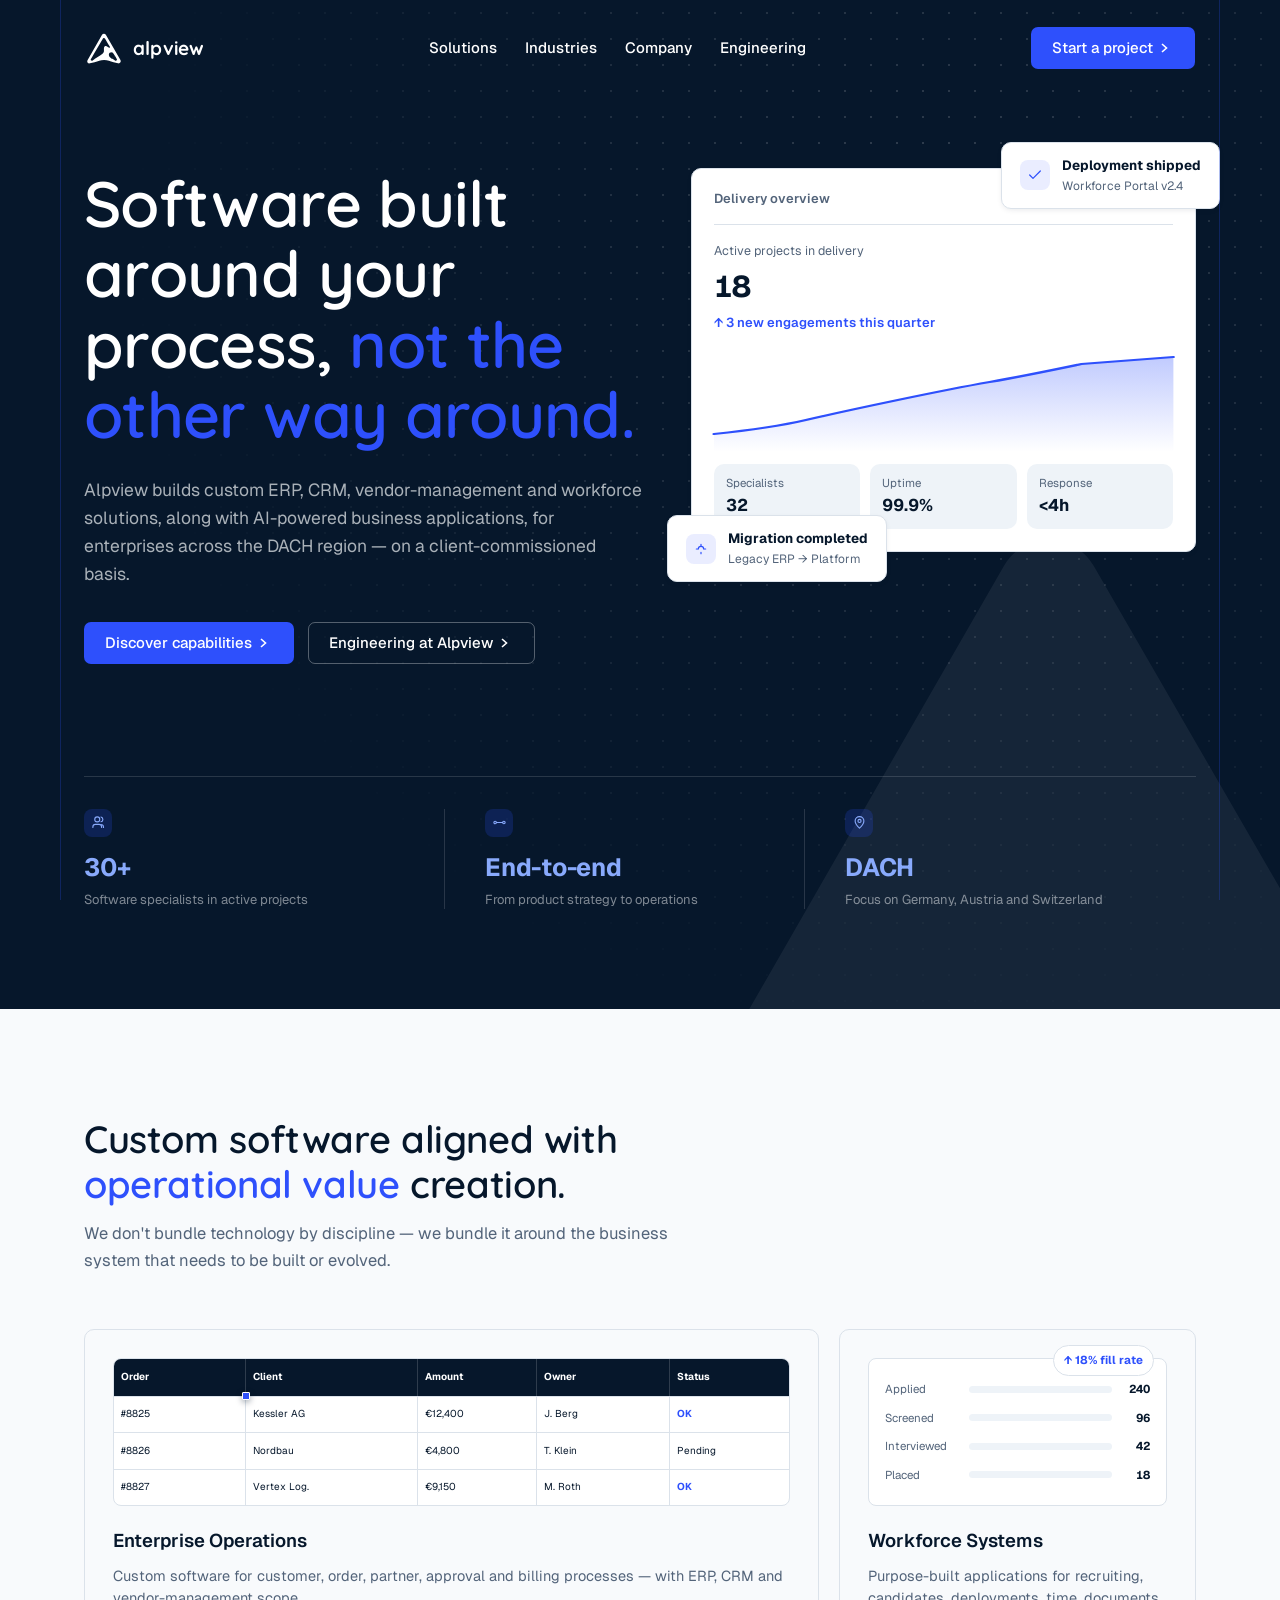
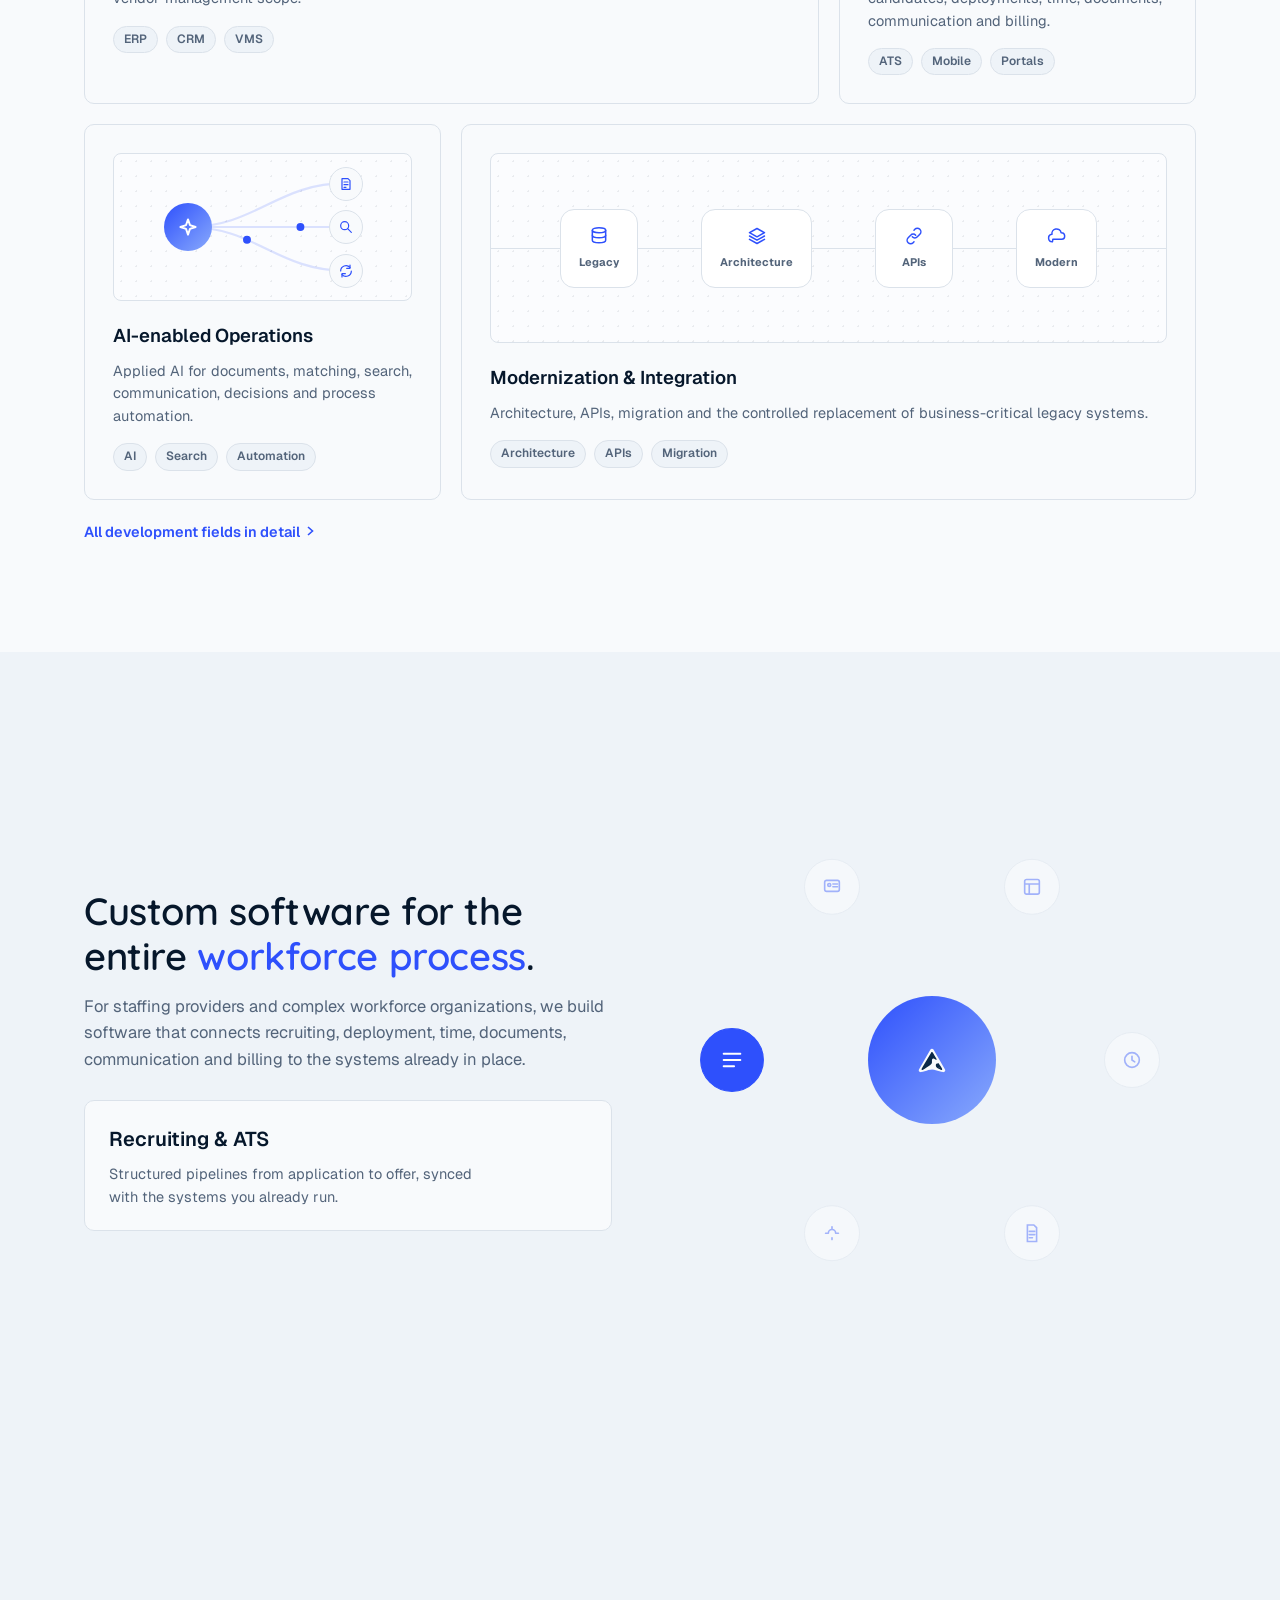
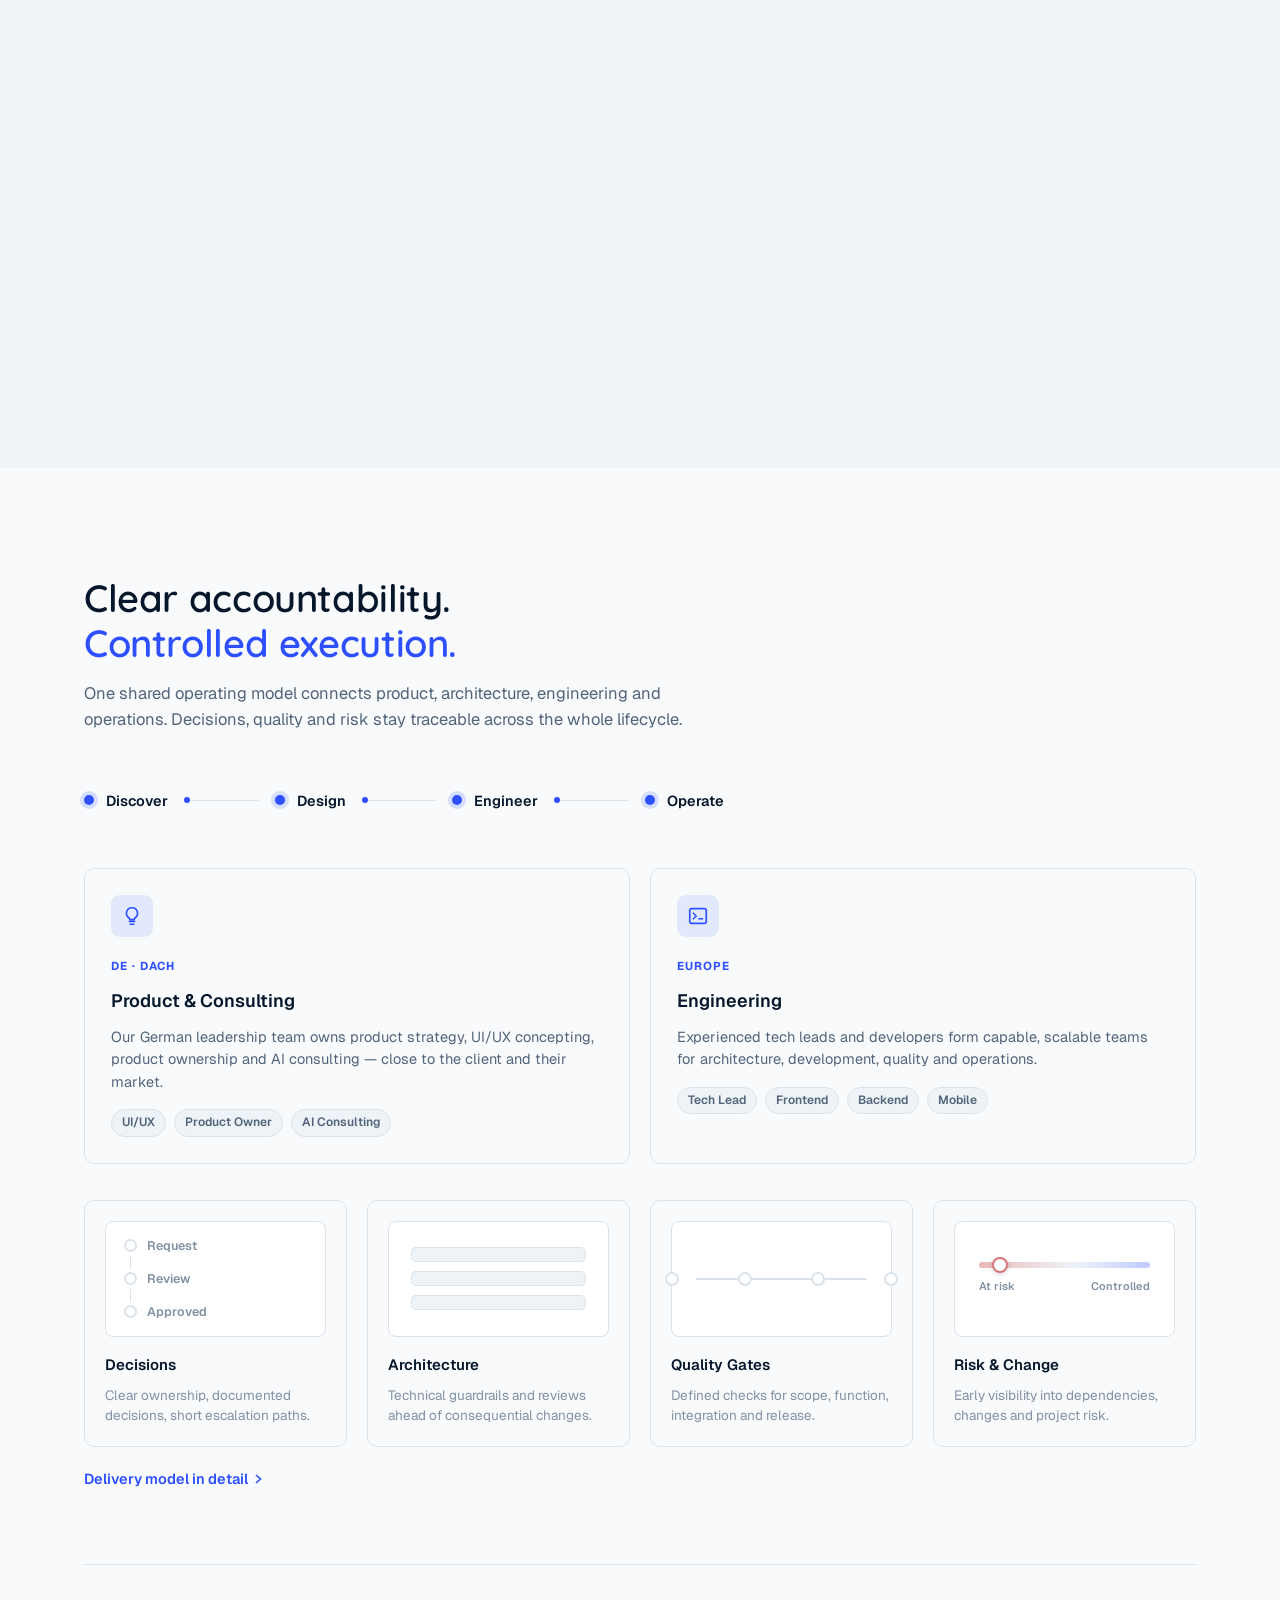
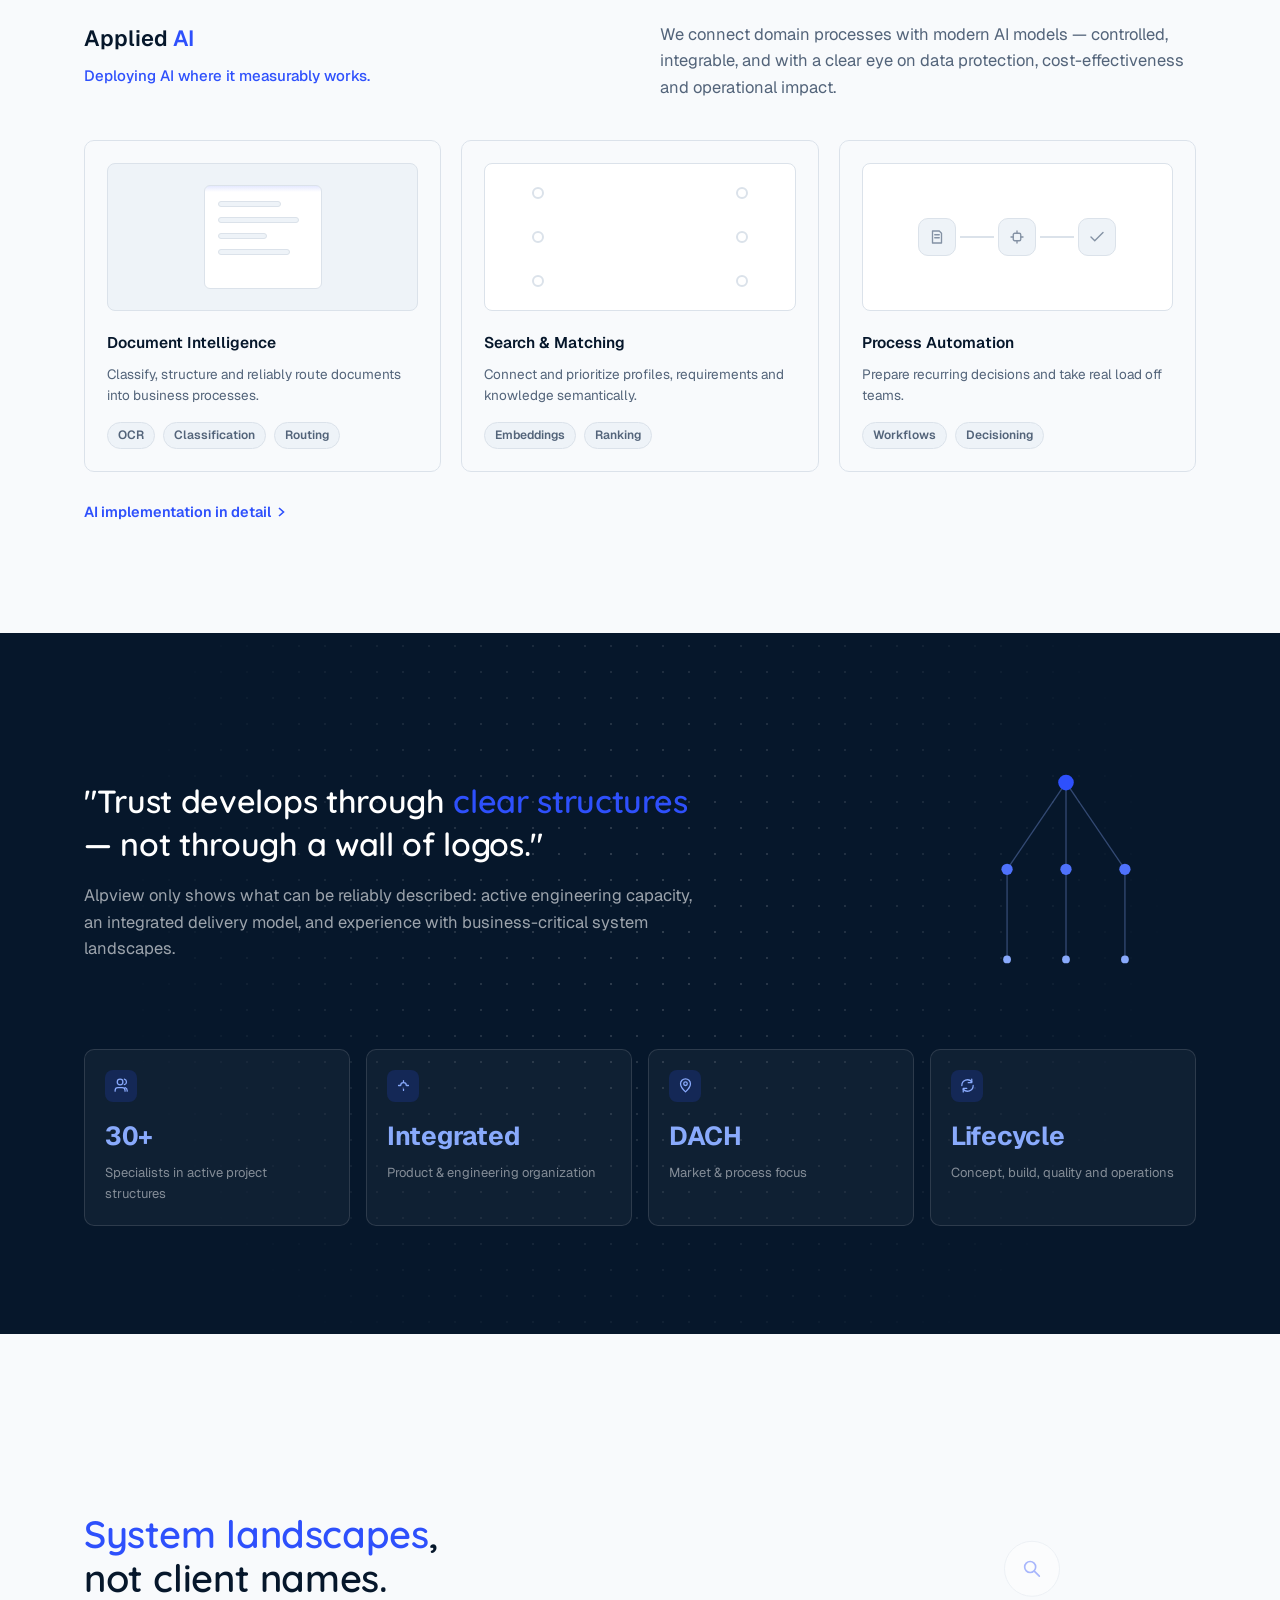
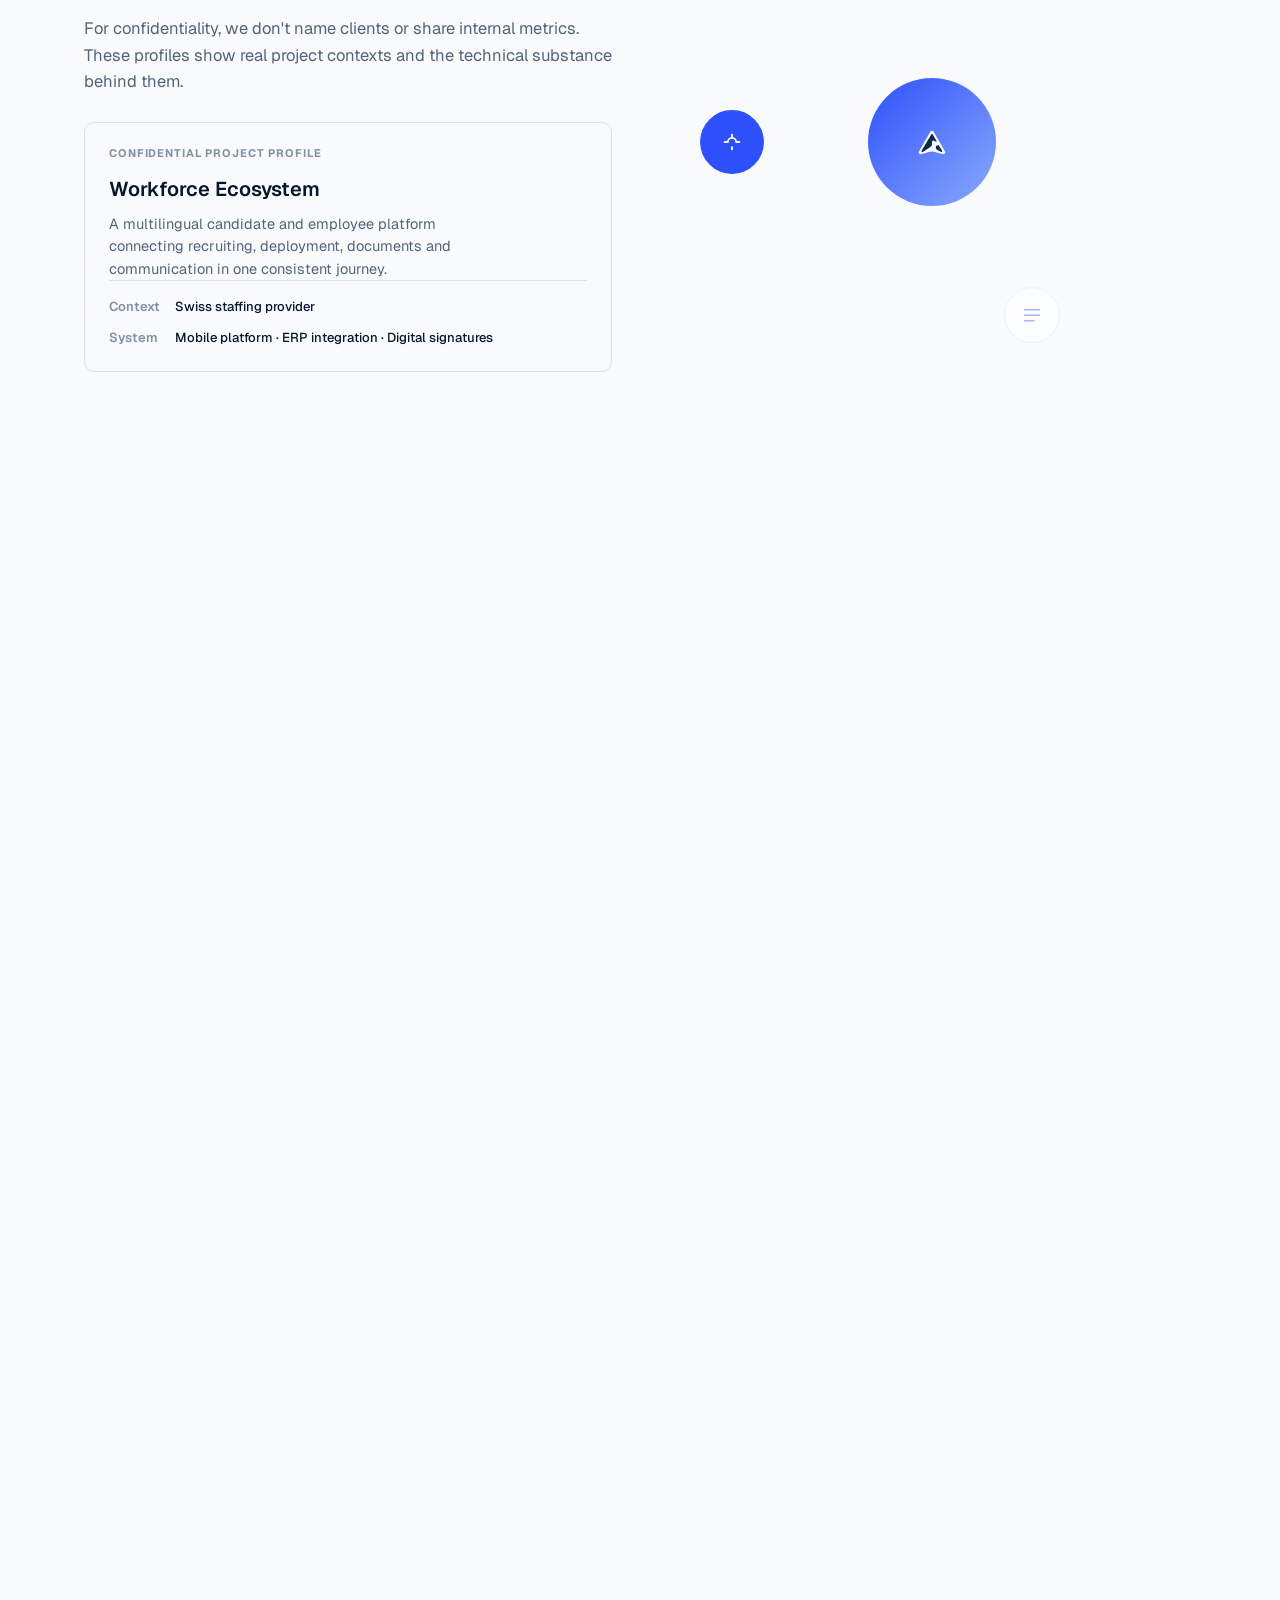
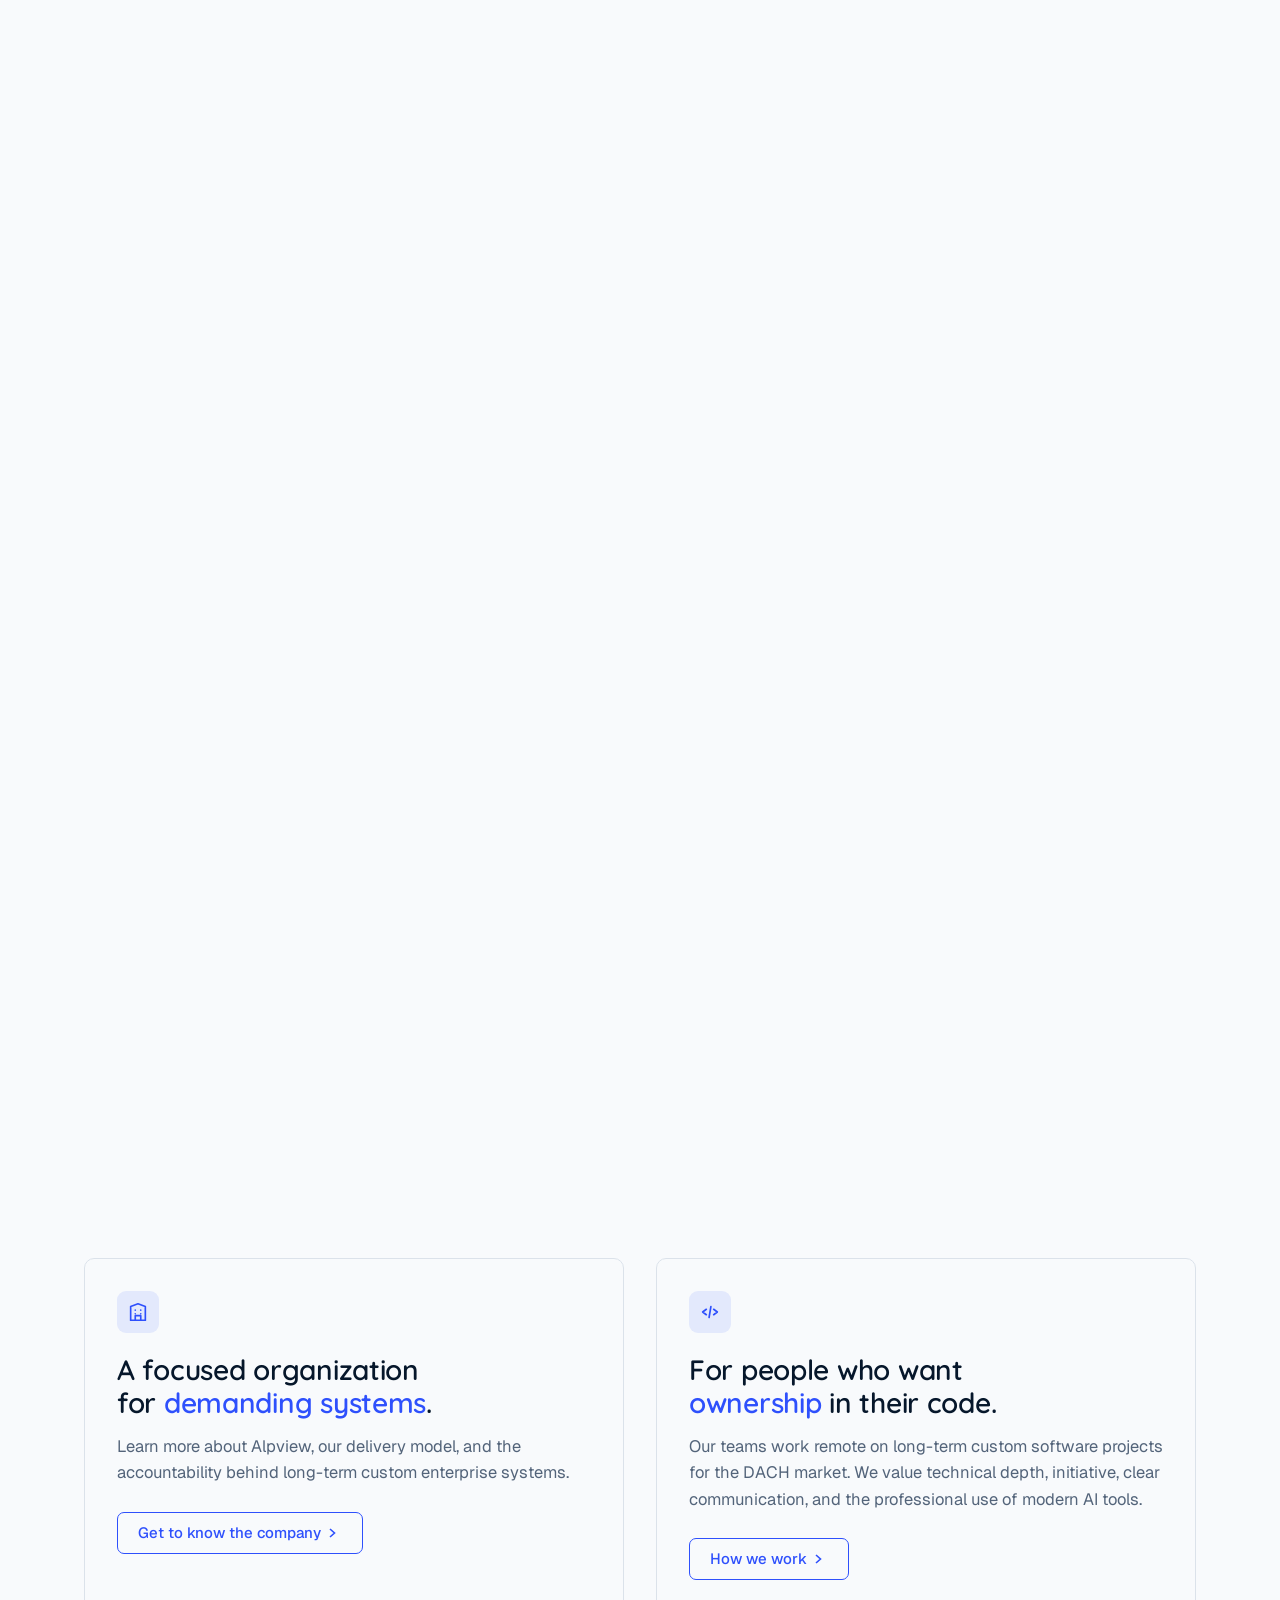
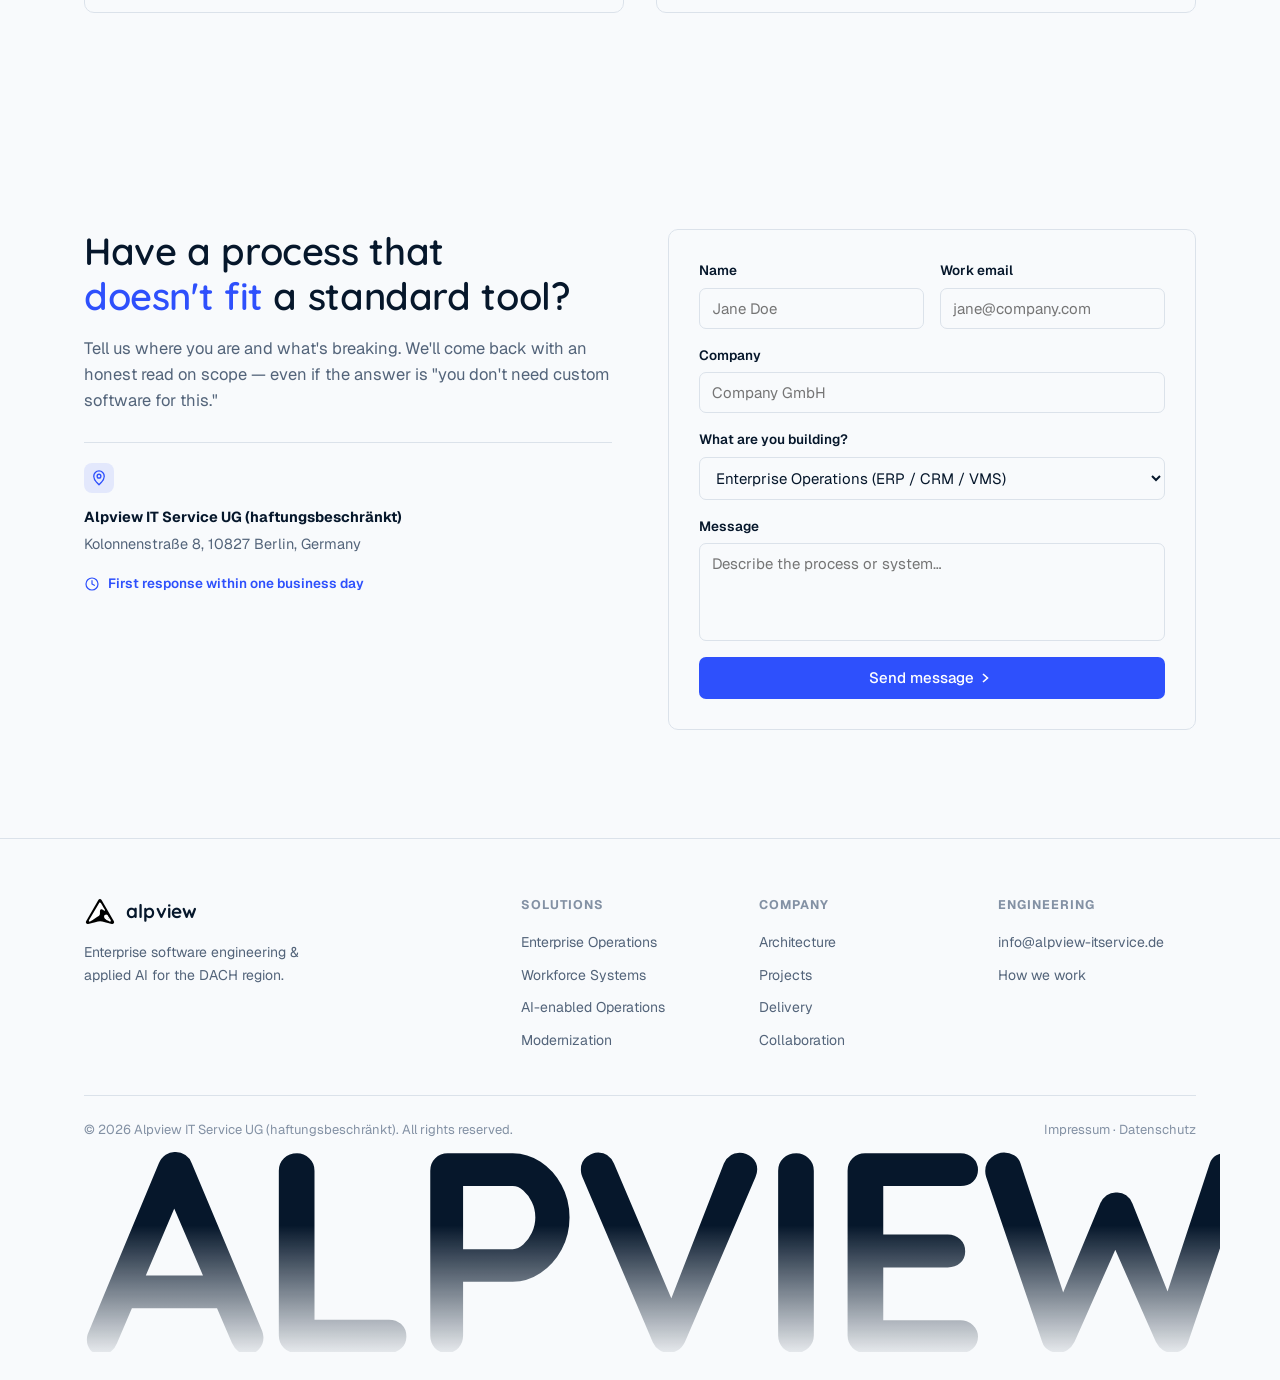
<file: index.html>
<!DOCTYPE html>
<html lang="en">
<head>
<meta charset="UTF-8">
<meta name="viewport" content="width=device-width, initial-scale=1.0">
<title>Alpview — Enterprise Software Engineering &amp; Applied AI</title>
<meta name="description" content="Alpview builds custom ERP, CRM, vendor-management and workforce solutions, plus AI-powered business applications, for enterprises across the DACH region.">
<link rel="preconnect" href="https://fonts.googleapis.com">
<link rel="preconnect" href="https://fonts.gstatic.com" crossorigin>
<link href="https://fonts.googleapis.com/css2?family=Geist:wght@400;500;600;700;800&family=Quicksand:wght@500;600;700&display=swap" rel="stylesheet">
<link rel="stylesheet" href="css/style.css">
<link rel="icon" href="assets/favicon.svg" type="image/svg+xml">
</head>
<body>

<div class="global-rails" aria-hidden="true"></div>

<!-- ======= NAV ======= -->
<header class="site-header" id="siteHeader">
  <nav class="nav container">
    <a href="#top" class="logo" aria-label="Alpview home">
      <svg class="logo-mark logo-svg" viewBox="0 0 869 754" aria-hidden="true">
        <path class="logo-outer" d="M111.997 727.889C69.4285 737.813 35.5151 692.186 57.2902 654.286L389.982 75.2334C409.175 41.828 457.347 41.7659 476.625 75.1217L811.006 653.66C832.946 691.62 798.893 737.428 756.224 727.341C721.425 719.115 684.159 710.306 653.25 703C568.994 683.083 524.077 652.266 437.5 652C349.782 651.73 304.177 683.083 218.75 703C186.715 710.469 147.946 719.508 111.997 727.889Z"/>
        <path class="logo-inner" d="M429.678 148.237C452.91 145.227 463.654 171.542 473.706 188.514L506.089 243.638C523.636 273.312 541.877 302.385 558.828 332.611C563.634 341.195 578.402 362.266 565.81 371.509C562.047 374.274 555.505 373.093 551.146 371.21C520.537 357.974 490.098 316.325 453.774 337.861C426.977 354.33 433.954 397.26 432.985 423.897C432.435 437.145 434.174 452.613 431.459 465.575C423.837 501.954 382.273 523.293 353.854 542.337L254.367 607.904C235.814 618.44 217.383 633.594 199.068 644.782C183.063 654.56 161.988 677.041 142.536 664.905C129.195 656.581 127.471 641.367 134.771 628.048C144.755 609.831 155.816 592.225 166.459 574.349L218.262 485.681L404.429 170.944C412.494 157.258 414.09 152.259 429.678 148.237Z"/>
        <path class="logo-inner" d="M695.002 574.001L607 609C605.384 587.725 599.647 566.391 597.34 545.054C595.323 526.406 583.979 497.756 603.253 485.338C616.472 476.823 630.968 481.753 639.901 494.036C652.119 510.836 663.325 528.351 674.953 545.602L695.002 574.001Z"/>
        <path class="logo-inner" d="M694.916 574C694.916 574 606.008 593 607.008 607.554C608.008 622.109 643.992 633.245 662.307 644.433C678.312 654.211 699.387 676.691 718.839 664.555C732.18 656.231 733.904 641.017 726.604 627.699C716.62 609.482 705.559 591.875 694.916 574Z"/>
        <path class="logo-inner" d="M620 622C620 622 567.212 592.634 556 569.001C551.47 559.454 548.636 553.442 547 543.002C544.974 530.077 545.061 520.808 549.501 508.502C553.198 498.252 556.888 491.975 566.001 486.002C573.807 480.885 579.749 479.245 589 478.001C602.388 476.201 625.5 479.999 634 488.5L620 622Z"/>
      </svg>
      <span class="logo-word">Alpview</span>
    </a>
    <ul class="nav-links">
      <li><a href="#solutions">Solutions</a></li>
      <li><a href="#industry">Industries</a></li>
      <li><a href="#next">Company</a></li>
      <li><a href="#delivery">Engineering</a></li>
    </ul>
    <div class="nav-cta">
      <a href="#contact" class="btn btn-primary">Start a project <svg class="arrow" viewBox="0 0 14 12" aria-hidden="true"><path class="arrow-stem" d="M1.5 6H10"/><path class="arrow-head" d="M6.5 2l4.5 4-4.5 4"/></svg></a>
    </div>
    <button class="nav-burger" id="navBurger" aria-label="Menu"><span></span><span></span><span></span></button>
  </nav>
  <div class="mobile-menu" id="mobileMenu">
    <a href="#solutions">Solutions</a>
    <a href="#industry">Industries</a>
    <a href="#next">Company</a>
    <a href="#delivery">Engineering</a>
    <a href="#contact" class="btn btn-primary">Start a project <svg class="arrow" viewBox="0 0 14 12" aria-hidden="true"><path class="arrow-stem" d="M1.5 6H10"/><path class="arrow-head" d="M6.5 2l4.5 4-4.5 4"/></svg></a>
  </div>
</header>

<!-- ======= SIDE QUICK-NAV TAB ======= -->
<aside class="side-tab" id="sideTab" aria-label="Quick navigation">
  <a href="#top" class="side-tab-logo" aria-label="Alpview home">
    <img class="logo-mark" src="assets/alpview-logo.svg" alt="" aria-hidden="true">
  </a>
  <nav class="side-tab-links">
    <a href="#solutions">Solutions</a>
    <a href="#industry">Industries</a>
    <a href="#next">Company</a>
    <a href="#delivery">Engineering</a>
    <a href="#contact" class="btn btn-primary side-tab-contact">Start a project <svg class="arrow" viewBox="0 0 14 12" aria-hidden="true"><path class="arrow-stem" d="M1.5 6H10"/><path class="arrow-head" d="M6.5 2l4.5 4-4.5 4"/></svg></a>
  </nav>
</aside>

<!-- ======= HERO ======= -->
<section class="hero" id="top">
  <div class="section-dots" aria-hidden="true"></div>
  <svg class="hero-mark" viewBox="0 0 869 754" fill="none" aria-hidden="true">
    <path d="M111.997 727.889C69.4285 737.813 35.5151 692.186 57.2902 654.286L389.982 75.2334C409.175 41.828 457.347 41.7659 476.625 75.1217L811.006 653.66C832.946 691.62 798.893 737.428 756.224 727.341C721.425 719.115 684.159 710.306 653.25 703C568.994 683.083 524.077 652.266 437.5 652C349.782 651.73 304.177 683.083 218.75 703C186.715 710.469 147.946 719.508 111.997 727.889Z" fill="#fff"/>
  </svg>
  <div class="container hero-inner">
    <div class="hero-copy">
      <h1>Software built around your process, <span class="highlight">not the other way around.</span></h1>
      <p class="hero-sub">Alpview builds custom ERP, CRM, vendor-management and workforce solutions, along with AI-powered business applications, for enterprises across the DACH region — on a client-commissioned basis.</p>
      <div class="hero-actions">
        <a href="#solutions" class="btn btn-primary">Discover capabilities <svg class="arrow" viewBox="0 0 14 12" aria-hidden="true"><path class="arrow-stem" d="M1.5 6H10"/><path class="arrow-head" d="M6.5 2l4.5 4-4.5 4"/></svg></a>
        <a href="#next" class="btn btn-outline">Engineering at Alpview <svg class="arrow" viewBox="0 0 14 12" aria-hidden="true"><path class="arrow-stem" d="M1.5 6H10"/><path class="arrow-head" d="M6.5 2l4.5 4-4.5 4"/></svg></a>
      </div>
    </div>
    <div class="hero-visual" aria-hidden="true">
      <div class="dash-card dash-main">
        <div class="dash-header"><span class="dash-title">Delivery overview</span></div>
        <div class="dash-metric">
          <span class="dash-label">Active projects in delivery</span>
          <span class="dash-value" id="dashValue" data-target="18">0</span>
          <span class="dash-delta">↑ 3 new engagements this quarter</span>
        </div>
        <div class="dash-chart-wrap">
          <svg class="dash-chart" id="dashChart" viewBox="0 0 320 110" preserveAspectRatio="none">
            <defs>
              <linearGradient id="chartFill" x1="0" y1="0" x2="0" y2="1">
                <stop offset="0" stop-color="#2e50fc" stop-opacity=".3"/>
                <stop offset="1" stop-color="#2e50fc" stop-opacity="0"/>
              </linearGradient>
            </defs>
            <path fill="url(#chartFill)" d="M0,92 Q40,86 64,78 T128,58 T192,40 T256,22 L320,15 L320,110 L0,110 Z"/>
            <path class="chart-line" fill="none" stroke="#2e50fc" stroke-width="2.2" stroke-linecap="round" d="M0,92 Q40,86 64,78 T128,58 T192,40 T256,22 L320,15"/>
            <line id="chartCursor" x1="0" x2="0" y1="0" y2="110" stroke="#06172b" stroke-opacity=".22" stroke-width="1" stroke-dasharray="3 3" visibility="hidden"/>
          </svg>
          <div class="chart-tip" id="chartTip" hidden></div>
        </div>
        <div class="dash-row">
          <div class="dash-cell"><span class="dash-cell-label">Specialists</span><span class="dash-cell-value">32</span></div>
          <div class="dash-cell"><span class="dash-cell-label">Uptime</span><span class="dash-cell-value">99.9%</span></div>
          <div class="dash-cell"><span class="dash-cell-label">Response</span><span class="dash-cell-value">&lt;4h</span></div>
        </div>
      </div>
      <div class="dash-card dash-float dash-float-bottom">
        <span class="float-icon icon-blue"><svg viewBox="0 0 24 24" fill="none" stroke="currentColor" stroke-width="1.8" stroke-linecap="round" stroke-linejoin="round"><path d="M8 12a4 4 0 1 1 8 0"/><path d="M5 12h2M17 12h2M12 5v2M12 17v2"/></svg></span>
        <div><span class="float-title">Migration completed</span><span class="float-sub">Legacy ERP → Platform</span></div>
      </div>
      <div class="dash-card dash-float dash-float-top">
        <span class="float-icon icon-blue"><svg viewBox="0 0 24 24" fill="none" stroke="currentColor" stroke-width="1.8" stroke-linecap="round" stroke-linejoin="round"><path d="M20 6 9 17l-5-5"/></svg></span>
        <div><span class="float-title">Deployment shipped</span><span class="float-sub">Workforce Portal v2.4</span></div>
      </div>
    </div>
    <div class="hero-stats">
      <div class="hero-stat"><div class="hero-stat-inner">
        <div class="hero-stat-icon"><svg viewBox="0 0 24 24" fill="none" stroke="currentColor" stroke-width="1.8" stroke-linecap="round" stroke-linejoin="round"><path d="M17 20v-1a4 4 0 0 0-4-4H7a4 4 0 0 0-4 4v1"/><circle cx="10" cy="7" r="4"/><path d="M20 20v-1a4 4 0 0 0-3-3.87"/><path d="M16 3.13a4 4 0 0 1 0 7.75"/></svg></div>
        <div class="hero-stat-value accent-text">30+</div><div class="hero-stat-label">Software specialists in active projects</div>
      </div></div>
      <div class="hero-stat"><div class="hero-stat-inner">
        <div class="hero-stat-icon"><svg viewBox="0 0 24 24" fill="none" stroke="currentColor" stroke-width="1.8" stroke-linecap="round" stroke-linejoin="round"><circle cx="5" cy="12" r="2"/><circle cx="19" cy="12" r="2"/><path d="M7 12h10"/></svg></div>
        <div class="hero-stat-value accent-text">End-to-end</div><div class="hero-stat-label">From product strategy to operations</div>
      </div></div>
      <div class="hero-stat"><div class="hero-stat-inner">
        <div class="hero-stat-icon"><svg viewBox="0 0 24 24" fill="none" stroke="currentColor" stroke-width="1.8" stroke-linecap="round" stroke-linejoin="round"><path d="M12 21s7-6.5 7-11.5a7 7 0 0 0-14 0C5 14.5 12 21 12 21z"/><circle cx="12" cy="9.5" r="2.5"/></svg></div>
        <div class="hero-stat-value accent-text">DACH</div><div class="hero-stat-label">Focus on Germany, Austria and Switzerland</div>
      </div></div>
    </div>
  </div>
</section>

<!-- ======= SOLUTIONS ======= -->
<section class="section section-light" id="solutions">
  <div class="container">
    <div class="section-heading reveal">
      <h2>Custom software aligned with <span class="highlight">operational value</span> creation.</h2>
      <p class="lede" style="margin-top:14px">We don't bundle technology by discipline — we bundle it around the business system that needs to be built or evolved.</p>
    </div>
    <div class="solutions-grid">
      <article class="card card-wide reveal">
        <div class="card-visual visual-sheet" aria-hidden="true">
          <div class="sheet-row sheet-head"><span class="sheet-cell">Order</span><span class="sheet-cell">Client</span><span class="sheet-cell">Amount</span><span class="sheet-cell">Owner</span><span class="sheet-cell">Status</span></div>
          <div class="sheet-row"><span class="sheet-cell">#8825</span><span class="sheet-cell">Kessler AG</span><span class="sheet-cell">€12,400</span><span class="sheet-cell">J. Berg</span><span class="sheet-cell status-ok">OK</span></div>
          <div class="sheet-row"><span class="sheet-cell">#8826</span><span class="sheet-cell">Nordbau</span><span class="sheet-cell">€4,800</span><span class="sheet-cell">T. Klein</span><span class="sheet-cell">Pending</span></div>
          <div class="sheet-row"><span class="sheet-cell">#8827</span><span class="sheet-cell">Vertex Log.</span><span class="sheet-cell">€9,150</span><span class="sheet-cell">M. Roth</span><span class="sheet-cell status-ok">OK</span></div>
          <span class="sheet-select"></span>
          <span class="sheet-cursor"></span>
        </div>
        <h3>Enterprise Operations</h3>
        <p>Custom software for customer, order, partner, approval and billing processes — with ERP, CRM and vendor-management scope.</p>
        <div class="tag-row"><span class="tag">ERP</span><span class="tag">CRM</span><span class="tag">VMS</span></div>
      </article>
      <article class="card reveal">
        <div class="card-visual visual-pipeline" aria-hidden="true">
          <div class="pipeline-row"><span class="pipeline-label">Applied</span><div class="pipeline-bar"><span style="--fill:100%"></span></div><span class="pipeline-count">240</span></div>
          <div class="pipeline-row"><span class="pipeline-label">Screened</span><div class="pipeline-bar"><span style="--fill:58%"></span></div><span class="pipeline-count">96</span></div>
          <div class="pipeline-row"><span class="pipeline-label">Interviewed</span><div class="pipeline-bar"><span style="--fill:32%"></span></div><span class="pipeline-count">42</span></div>
          <div class="pipeline-row pipeline-hi"><span class="pipeline-label">Placed</span><div class="pipeline-bar"><span style="--fill:16%"></span></div><span class="pipeline-count">18</span></div>
          <span class="kpi-chip"><span id="kpiChip">↑ 18% fill rate</span></span>
        </div>
        <h3>Workforce Systems</h3>
        <p>Purpose-built applications for recruiting, candidates, deployments, time, documents, communication and billing.</p>
        <div class="tag-row"><span class="tag">ATS</span><span class="tag">Mobile</span><span class="tag">Portals</span></div>
      </article>
      <article class="card reveal">
        <div class="card-visual visual-connect" aria-hidden="true">
          <svg class="connect-lines" viewBox="0 0 263 130" preserveAspectRatio="none">
            <path class="connect-path" d="M65.8,65 C124.9,65 144.7,26 205.1,26"/>
            <path class="connect-path" d="M65.8,65 L205.1,65"/>
            <path class="connect-path" d="M65.8,65 C124.9,65 144.7,104 205.1,104"/>
            <circle class="connect-dot" r="3.5"><animateMotion dur="2.6s" begin="0s" repeatCount="indefinite" path="M65.8,65 C124.9,65 144.7,26 205.1,26"/></circle>
            <circle class="connect-dot" r="3.5"><animateMotion dur="2.6s" begin="0.9s" repeatCount="indefinite" path="M65.8,65 L205.1,65"/></circle>
            <circle class="connect-dot" r="3.5"><animateMotion dur="2.6s" begin="1.8s" repeatCount="indefinite" path="M65.8,65 C124.9,65 144.7,104 205.1,104"/></circle>
          </svg>
          <div class="connect-hub" style="left:25%;top:50%">
            <svg viewBox="0 -2 24 24" fill="none" stroke="#fff" stroke-width="1.8" stroke-linecap="round" stroke-linejoin="round"><path d="M12 3l1.8 5.2L19 10l-5.2 1.8L12 17l-1.8-5.2L5 10l5.2-1.8z"/></svg>
          </div>
          <div class="connect-node icon-blue" style="left:78%;top:20%">
            <svg viewBox="0 0 24 24" fill="none" stroke="currentColor" stroke-width="1.8" stroke-linecap="round" stroke-linejoin="round"><path d="M6 4h9l3 3v13H6z"/><path d="M9 9h6M9 13h6M9 17h3"/></svg>
          </div>
          <div class="connect-node icon-blue" style="left:78%;top:50%">
            <svg viewBox="0 0 24 24" fill="none" stroke="currentColor" stroke-width="1.8" stroke-linecap="round" stroke-linejoin="round"><circle cx="10" cy="10" r="6"/><path d="M14.5 14.5 20 20"/></svg>
          </div>
          <div class="connect-node icon-blue" style="left:78%;top:80%">
            <svg viewBox="0 0 24 24" fill="none" stroke="currentColor" stroke-width="1.8" stroke-linecap="round" stroke-linejoin="round"><path d="M4 12a8 8 0 0 1 14-5.3"/><path d="M18 3v5h-5"/><path d="M20 12a8 8 0 0 1-14 5.3"/><path d="M6 21v-5h5"/></svg>
          </div>
        </div>
        <h3>AI-enabled Operations</h3>
        <p>Applied AI for documents, matching, search, communication, decisions and process automation.</p>
        <div class="tag-row"><span class="tag">AI</span><span class="tag">Search</span><span class="tag">Automation</span></div>
      </article>
      <article class="card card-wide reveal">
        <div class="card-visual visual-scan" aria-hidden="true">
          <div class="scan-track"></div>
          <div class="scan-bar"></div>
          <div class="scan-item" style="--delay:0s">
            <div class="scan-item-card">
              <svg viewBox="0 0 24 24" fill="none" stroke="currentColor" stroke-width="1.8" stroke-linecap="round" stroke-linejoin="round"><ellipse cx="12" cy="5" rx="8" ry="3"/><path d="M4 5v6c0 1.66 3.58 3 8 3s8-1.34 8-3V5"/><path d="M4 11v6c0 1.66 3.58 3 8 3s8-1.34 8-3v-6"/></svg>
              <span>Legacy</span>
            </div>
          </div>
          <div class="scan-item" style="--delay:.15s">
            <div class="scan-item-card">
              <svg viewBox="0 0 24 24" fill="none" stroke="currentColor" stroke-width="1.8" stroke-linecap="round" stroke-linejoin="round"><path d="M12 3 3 8l9 5 9-5-9-5z"/><path d="M3 16l9 5 9-5"/><path d="M3 12l9 5 9-5"/></svg>
              <span>Architecture</span>
            </div>
          </div>
          <div class="scan-item" style="--delay:.4s">
            <div class="scan-item-card">
              <svg viewBox="0 0 24 24" fill="none" stroke="currentColor" stroke-width="1.8" stroke-linecap="round" stroke-linejoin="round"><path d="M10 13a4 4 0 0 0 6 0l3-3a4 4 0 0 0-6-6l-1 1"/><path d="M14 11a4 4 0 0 0-6 0l-3 3a4 4 0 0 0 6 6l1-1"/></svg>
              <span>APIs</span>
            </div>
          </div>
          <div class="scan-item" style="--delay:.65s">
            <div class="scan-item-card">
              <svg viewBox="0 0 24 24" fill="none" stroke="currentColor" stroke-width="1.8" stroke-linecap="round" stroke-linejoin="round"><path d="M6.5 19a4.5 4.5 0 0 1-.5-8.98A5.5 5.5 0 0 1 16.9 8.02 4 4 0 0 1 17.5 16H7z"/></svg>
              <span>Modern</span>
            </div>
          </div>
        </div>
        <h3>Modernization &amp; Integration</h3>
        <p>Architecture, APIs, migration and the controlled replacement of business-critical legacy systems.</p>
        <div class="tag-row"><span class="tag">Architecture</span><span class="tag">APIs</span><span class="tag">Migration</span></div>
      </article>
    </div>
    <a href="#delivery" class="link-arrow reveal">All development fields in detail <svg class="arrow" viewBox="0 0 14 12" aria-hidden="true"><path class="arrow-stem" d="M1.5 6H10"/><path class="arrow-head" d="M6.5 2l4.5 4-4.5 4"/></svg></a>
  </div>
</section>

<!-- ======= INDUSTRY DEPTH ======= -->
<section class="section section-light" id="industry" style="background:var(--ice)">
  <div class="carousel-pin-wrap" id="industryCarousel">
    <div class="carousel-sticky">
      <div class="container carousel-layout">
        <div class="carousel-copy reveal">
          <h2>Custom software for the entire <span class="highlight">workforce process</span>.</h2>
          <p class="lede" style="margin-top:14px">For staffing providers and complex workforce organizations, we build software that connects recruiting, deployment, time, documents, communication and billing to the systems already in place.</p>
          <div class="carousel-detail">
            <h3 class="carousel-detail-title">Recruiting &amp; ATS</h3>
            <p class="carousel-detail-desc">Structured pipelines from application to offer, synced with the systems you already run.</p>
          </div>
        </div>
        <div class="carousel-ring" aria-label="Connected workforce systems">
          <div class="carousel-hub">
            <img class="logo-mark" src="assets/alpview-logo-inverse.svg" alt="" aria-hidden="true">
          </div>
          <div class="carousel-node active" data-title="Recruiting &amp; ATS" data-desc="Structured pipelines from application to offer, synced with the systems you already run.">
            <span class="carousel-node-dot"><svg viewBox="0 0 24 24" fill="none" stroke="currentColor" stroke-width="1.8" stroke-linecap="round"><path d="M4 6h16M4 12h16M4 18h10"/></svg></span>
          </div>
          <div class="carousel-node" data-title="Candidate platforms" data-desc="Branded portals candidates actually want to use, from first contact to placement.">
            <span class="carousel-node-dot"><svg viewBox="0 0 24 24" fill="none" stroke="currentColor" stroke-width="1.8" stroke-linecap="round"><rect x="4" y="5" width="16" height="12" rx="2"/><circle cx="9" cy="10" r="1.6"/><path d="M13 9h5M13 12h5"/></svg></span>
          </div>
          <div class="carousel-node" data-title="Deployment &amp; availability" data-desc="Real-time visibility into who's deployed where, and who's free next.">
            <span class="carousel-node-dot"><svg viewBox="0 0 24 24" fill="none" stroke="currentColor" stroke-width="1.8" stroke-linecap="round"><rect x="4" y="4" width="16" height="16" rx="2"/><path d="M4 9h16M9 9v11"/></svg></span>
          </div>
          <div class="carousel-node" data-title="Time &amp; approvals" data-desc="Time capture and multi-level approvals that hold up to audit.">
            <span class="carousel-node-dot"><svg viewBox="0 0 24 24" fill="none" stroke="currentColor" stroke-width="1.8" stroke-linecap="round"><circle cx="12" cy="12" r="8"/><path d="M12 8v4l3 2"/></svg></span>
          </div>
          <div class="carousel-node" data-title="Documents &amp; signatures" data-desc="Contracts, ID checks and signatures handled without a single paper trail.">
            <span class="carousel-node-dot"><svg viewBox="0 0 24 24" fill="none" stroke="currentColor" stroke-width="1.8" stroke-linecap="round"><path d="M7 3h7l3 3v15H7z"/><path d="M9 10h6M9 13.5h6M9 17h3.5"/></svg></span>
          </div>
          <div class="carousel-node" data-title="Vendor management" data-desc="One record of truth for every partner, rate and vendor obligation.">
            <span class="carousel-node-dot"><svg viewBox="0 0 24 24" fill="none" stroke="currentColor" stroke-width="1.8" stroke-linecap="round"><path d="M8 12a4 4 0 1 1 8 0"/><path d="M5 12h2M17 12h2M12 5v2M12 17v2"/></svg></span>
          </div>
        </div>
      </div>
    </div>
  </div>
</section>

<!-- ======= DELIVERY MODEL ======= -->
<section class="section section-light" id="delivery">
  <div class="container">
    <div class="section-heading reveal">
      <h2>Clear accountability. <span class="highlight">Controlled execution.</span></h2>
      <p class="lede" style="margin-top:14px">One shared operating model connects product, architecture, engineering and operations. Decisions, quality and risk stay traceable across the whole lifecycle.</p>
    </div>
    <div class="route-stepper reveal">
      <div class="route-step"><span class="route-dot"></span><span>Discover</span></div>
      <div class="route-line"><span class="route-flow" style="animation-delay:0s"></span></div>
      <div class="route-step"><span class="route-dot"></span><span>Design</span></div>
      <div class="route-line"><span class="route-flow" style="animation-delay:.6s"></span></div>
      <div class="route-step"><span class="route-dot"></span><span>Engineer</span></div>
      <div class="route-line"><span class="route-flow" style="animation-delay:1.2s"></span></div>
      <div class="route-step"><span class="route-dot"></span><span>Operate</span></div>
    </div>
    <div class="region-grid">
      <article class="region-card reveal">
        <div class="card-icon icon-blue"><svg viewBox="0 0 24 24" fill="none" stroke="currentColor" stroke-width="1.8" stroke-linecap="round" stroke-linejoin="round"><path d="M9 18h6M10 21h4M12 3a6 6 0 0 0-3.5 10.9c.5.4.9 1 1 1.6l.1.5h4.8l.1-.5c.1-.6.5-1.2 1-1.6A6 6 0 0 0 12 3z"/></svg></div>
        <span class="region-tag">DE · DACH</span>
        <h3>Product &amp; Consulting</h3>
        <p>Our German leadership team owns product strategy, UI/UX concepting, product ownership and AI consulting — close to the client and their market.</p>
        <div class="tag-row"><span class="tag">UI/UX</span><span class="tag">Product Owner</span><span class="tag">AI Consulting</span></div>
      </article>
      <article class="region-card reveal">
        <div class="card-icon icon-blue"><svg viewBox="0 0 24 24" fill="none" stroke="currentColor" stroke-width="1.8" stroke-linecap="round" stroke-linejoin="round"><rect x="3" y="4" width="18" height="16" rx="2"/><path d="m7 9 3 3-3 3M13 15h4"/></svg></div>
        <span class="region-tag">Europe</span>
        <h3>Engineering</h3>
        <p>Experienced tech leads and developers form capable, scalable teams for architecture, development, quality and operations.</p>
        <div class="tag-row"><span class="tag">Tech Lead</span><span class="tag">Frontend</span><span class="tag">Backend</span><span class="tag">Mobile</span></div>
      </article>
    </div>
    <div class="principle-grid reveal">
      <div class="principle">
        <div class="card-visual visual-decide" aria-hidden="true">
          <div class="decide-row"><span class="decide-dot"></span><span class="decide-label">Request</span></div>
          <div class="decide-row"><span class="decide-dot"></span><span class="decide-label">Review</span></div>
          <div class="decide-row"><span class="decide-dot"></span><span class="decide-label">Approved</span></div>
        </div>
        <h4>Decisions</h4><p>Clear ownership, documented decisions, short escalation paths.</p>
      </div>
      <div class="principle">
        <div class="card-visual visual-layers" aria-hidden="true">
          <div class="layer-bar"></div>
          <div class="layer-bar"></div>
          <div class="layer-bar"></div>
        </div>
        <h4>Architecture</h4><p>Technical guardrails and reviews ahead of consequential changes.</p>
      </div>
      <div class="principle">
        <div class="card-visual visual-gates" aria-hidden="true">
          <span class="gates-line"><span class="gates-fill"></span></span>
          <span class="gate-node" style="--i:0"></span>
          <span class="gate-node" style="--i:1"></span>
          <span class="gate-node" style="--i:2"></span>
          <span class="gate-node" style="--i:3"></span>
        </div>
        <h4>Quality Gates</h4><p>Defined checks for scope, function, integration and release.</p>
      </div>
      <div class="principle">
        <div class="card-visual visual-risk" aria-hidden="true">
          <div class="risk-track"><span class="risk-marker"></span></div>
          <div class="risk-labels"><span>At risk</span><span>Controlled</span></div>
        </div>
        <h4>Risk &amp; Change</h4><p>Early visibility into dependencies, changes and project risk.</p>
      </div>
    </div>
    <a href="#next" class="link-arrow reveal">Delivery model in detail <svg class="arrow" viewBox="0 0 14 12" aria-hidden="true"><path class="arrow-stem" d="M1.5 6H10"/><path class="arrow-head" d="M6.5 2l4.5 4-4.5 4"/></svg></a>

    <div class="ai-block">
      <div class="ai-block-head reveal">
        <div>
          <h3>Applied <span class="highlight">AI</span></h3>
          <p class="ai-tagline">Deploying AI where it measurably works.</p>
        </div>
        <p class="lede">We connect domain processes with modern AI models — controlled, integrable, and with a clear eye on data protection, cost-effectiveness and operational impact.</p>
      </div>
      <div class="ai-items">
        <div class="ai-item reveal">
          <div class="card-visual visual-doc" aria-hidden="true">
            <div class="doc-page">
              <span class="doc-line" style="--w:70%"></span>
              <span class="doc-line" style="--w:90%"></span>
              <span class="doc-line" style="--w:55%"></span>
              <span class="doc-line" style="--w:80%"></span>
              <span class="doc-sweep"></span>
            </div>
          </div>
          <h4>Document Intelligence</h4>
          <p>Classify, structure and reliably route documents into business processes.</p>
          <div class="tag-row"><span class="tag">OCR</span><span class="tag">Classification</span><span class="tag">Routing</span></div>
        </div>
        <div class="ai-item reveal">
          <div class="card-visual visual-match" aria-hidden="true">
            <svg class="match-lines" viewBox="0 0 200 110" preserveAspectRatio="none" aria-hidden="true">
              <path class="match-path" d="M34,22 C90,22 110,55 166,22"/>
              <path class="match-path" d="M34,55 L166,55"/>
              <path class="match-path" d="M34,88 C90,88 110,55 166,88"/>
              <circle class="match-dot" r="3"><animateMotion dur="2.2s" begin="0s" repeatCount="indefinite" path="M34,22 C90,22 110,55 166,22"/></circle>
              <circle class="match-dot" r="3"><animateMotion dur="2.2s" begin=".7s" repeatCount="indefinite" path="M34,55 L166,55"/></circle>
              <circle class="match-dot" r="3"><animateMotion dur="2.2s" begin="1.4s" repeatCount="indefinite" path="M34,88 C90,88 110,55 166,88"/></circle>
            </svg>
            <span class="match-node" style="left:17%;top:20%"></span>
            <span class="match-node" style="left:17%;top:50%"></span>
            <span class="match-node" style="left:17%;top:80%"></span>
            <span class="match-node match-node-hit" style="left:83%;top:20%"></span>
            <span class="match-node match-node-hit" style="left:83%;top:50%"></span>
            <span class="match-node match-node-hit" style="left:83%;top:80%"></span>
          </div>
          <h4>Search &amp; Matching</h4>
          <p>Connect and prioritize profiles, requirements and knowledge semantically.</p>
          <div class="tag-row"><span class="tag">Embeddings</span><span class="tag">Ranking</span></div>
        </div>
        <div class="ai-item reveal">
          <div class="card-visual visual-flow" aria-hidden="true">
            <div class="flow-node"><svg viewBox="0 0 24 24" fill="none" stroke="currentColor" stroke-width="1.8" stroke-linecap="round" stroke-linejoin="round"><path d="M6 4h9l3 3v13H6z"/><path d="M9 9h6M9 13h6"/></svg></div>
            <span class="flow-line"><span class="flow-pulse"></span></span>
            <div class="flow-node"><svg viewBox="0 0 24 24" fill="none" stroke="currentColor" stroke-width="1.8" stroke-linecap="round" stroke-linejoin="round"><path d="M12 4v3M12 17v3M4 12h3M17 12h3"/><rect x="7" y="7" width="10" height="10" rx="2"/></svg></div>
            <span class="flow-line"><span class="flow-pulse" style="--d:.5s"></span></span>
            <div class="flow-node flow-node-done"><svg viewBox="0 0 24 24" fill="none" stroke="currentColor" stroke-width="1.8" stroke-linecap="round" stroke-linejoin="round"><path d="M20 6 9 17l-5-5"/></svg></div>
          </div>
          <h4>Process Automation</h4>
          <p>Prepare recurring decisions and take real load off teams.</p>
          <div class="tag-row"><span class="tag">Workflows</span><span class="tag">Decisioning</span></div>
        </div>
      </div>
      <a href="#next" class="link-arrow reveal" style="margin-top:28px">AI implementation in detail <svg class="arrow" viewBox="0 0 14 12" aria-hidden="true"><path class="arrow-stem" d="M1.5 6H10"/><path class="arrow-head" d="M6.5 2l4.5 4-4.5 4"/></svg></a>
    </div>
  </div>
</section>

<!-- ======= PROOF ======= -->
<section class="section section-light" id="proof">
  <div class="section-dots" aria-hidden="true"></div>
  <div class="container">
    <div class="proof-top reveal">
      <div class="proof-quote">
        <h2>"Trust develops through <span class="highlight">clear structures</span> — not through a wall of logos."</h2>
        <p class="lede" style="margin-top:16px">Alpview only shows what can be reliably described: active engineering capacity, an integrated delivery model, and experience with business-critical system landscapes.</p>
      </div>
      <svg class="proof-structure" viewBox="0 0 300 300" fill="none" aria-hidden="true">
        <path d="M150 48 L82 148" stroke="rgba(137,170,252,.35)" stroke-width="1.5"/>
        <path d="M150 48 L150 148" stroke="rgba(137,170,252,.35)" stroke-width="1.5"/>
        <path d="M150 48 L218 148" stroke="rgba(137,170,252,.35)" stroke-width="1.5"/>
        <path d="M82 148 L82 252" stroke="rgba(137,170,252,.35)" stroke-width="1.5"/>
        <path d="M150 148 L150 252" stroke="rgba(137,170,252,.35)" stroke-width="1.5"/>
        <path d="M218 148 L218 252" stroke="rgba(137,170,252,.35)" stroke-width="1.5"/>
        <circle cx="150" cy="48" r="9" fill="#2e50fc"/>
        <circle cx="82" cy="148" r="6.5" fill="#4f72fc"/>
        <circle cx="150" cy="148" r="6.5" fill="#4f72fc"/>
        <circle cx="218" cy="148" r="6.5" fill="#4f72fc"/>
        <circle cx="82" cy="252" r="4.5" fill="#89aafc"/>
        <circle cx="150" cy="252" r="4.5" fill="#89aafc"/>
        <circle cx="218" cy="252" r="4.5" fill="#89aafc"/>
      </svg>
    </div>
    <div class="proof-stats reveal">
      <div class="stat">
        <div class="stat-icon"><svg viewBox="0 0 24 24" fill="none" stroke="currentColor" stroke-width="1.8" stroke-linecap="round" stroke-linejoin="round"><path d="M17 20v-1a4 4 0 0 0-4-4H7a4 4 0 0 0-4 4v1"/><circle cx="10" cy="7" r="4"/><path d="M20 20v-1a4 4 0 0 0-3-3.87"/><path d="M16 3.13a4 4 0 0 1 0 7.75"/></svg></div>
        <div class="stat-value accent-text">30+</div><div class="stat-label">Specialists in active project structures</div>
      </div>
      <div class="stat">
        <div class="stat-icon"><svg viewBox="0 0 24 24" fill="none" stroke="currentColor" stroke-width="1.8" stroke-linecap="round" stroke-linejoin="round"><path d="M8 12a4 4 0 1 1 8 0"/><path d="M5 12h2M17 12h2M12 5v2M12 17v2"/></svg></div>
        <div class="stat-value accent-text">Integrated</div><div class="stat-label">Product &amp; engineering organization</div>
      </div>
      <div class="stat">
        <div class="stat-icon"><svg viewBox="0 0 24 24" fill="none" stroke="currentColor" stroke-width="1.8" stroke-linecap="round" stroke-linejoin="round"><path d="M12 21s7-6.5 7-11.5a7 7 0 0 0-14 0C5 14.5 12 21 12 21z"/><circle cx="12" cy="9.5" r="2.5"/></svg></div>
        <div class="stat-value accent-text">DACH</div><div class="stat-label">Market &amp; process focus</div>
      </div>
      <div class="stat">
        <div class="stat-icon"><svg viewBox="0 0 24 24" fill="none" stroke="currentColor" stroke-width="1.8" stroke-linecap="round" stroke-linejoin="round"><path d="M4 12a8 8 0 0 1 14-5.3"/><path d="M18 3v5h-5"/><path d="M20 12a8 8 0 0 1-14 5.3"/><path d="M6 21v-5h5"/></svg></div>
        <div class="stat-value accent-text">Lifecycle</div><div class="stat-label">Concept, build, quality and operations</div>
      </div>
    </div>
  </div>
</section>

<!-- ======= CASES ======= -->
<section class="section section-light" id="cases">
  <div class="carousel-pin-wrap" id="casesCarousel">
    <div class="carousel-sticky">
      <div class="container carousel-layout">
        <div class="carousel-copy reveal">
          <h2><span class="highlight">System landscapes</span>, not client names.</h2>
          <p class="lede" style="margin-top:14px">For confidentiality, we don't name clients or share internal metrics. These profiles show real project contexts and the technical substance behind them.</p>
          <div class="carousel-detail">
            <span class="work-label">Confidential project profile</span>
            <h3 class="carousel-detail-title">Workforce Ecosystem</h3>
            <p class="carousel-detail-desc">A multilingual candidate and employee platform connecting recruiting, deployment, documents and communication in one consistent journey.</p>
            <dl class="work-meta">
              <div><dt>Context</dt><dd class="carousel-detail-context">Swiss staffing provider</dd></div>
              <div><dt>System</dt><dd class="carousel-detail-system">Mobile platform · ERP integration · Digital signatures</dd></div>
            </dl>
          </div>
        </div>
        <div class="carousel-ring" aria-label="Confidential project profiles">
          <div class="carousel-hub">
            <img class="logo-mark" src="assets/alpview-logo-inverse.svg" alt="" aria-hidden="true">
          </div>
          <div class="carousel-node active"
            data-label="Confidential project profile" data-title="Workforce Ecosystem"
            data-desc="A multilingual candidate and employee platform connecting recruiting, deployment, documents and communication in one consistent journey."
            data-context="Swiss staffing provider" data-system="Mobile platform · ERP integration · Digital signatures">
            <span class="carousel-node-dot"><svg viewBox="0 0 24 24" fill="none" stroke="currentColor" stroke-width="1.8" stroke-linecap="round"><path d="M8 12a4 4 0 1 1 8 0"/><path d="M5 12h2M17 12h2M12 5v2M12 17v2"/></svg></span>
          </div>
          <div class="carousel-node"
            data-label="Confidential project profile" data-title="Recruiting Intelligence"
            data-desc="An AI-powered recruiting flow from document intake through structured profiles and matching to a qualified decision."
            data-context="DACH recruiting operations" data-system="ATS · Parsing · Matching · Communication">
            <span class="carousel-node-dot"><svg viewBox="0 0 24 24" fill="none" stroke="currentColor" stroke-width="1.8" stroke-linecap="round"><circle cx="10" cy="10" r="6"/><path d="M14.5 14.5 20 20"/></svg></span>
          </div>
          <div class="carousel-node"
            data-label="Confidential project profile" data-title="Enterprise Operations"
            data-desc="Integrated control of customers, suppliers, requests, offers, approvals and operational workflows in one platform."
            data-context="Complex B2B processes" data-system="CRM · Vendor management · Workflow">
            <span class="carousel-node-dot"><svg viewBox="0 0 24 24" fill="none" stroke="currentColor" stroke-width="1.8" stroke-linecap="round"><path d="M4 6h16M4 12h16M4 18h10"/></svg></span>
          </div>
        </div>
      </div>
    </div>
  </div>
</section>

<!-- ======= GATEWAY: COMPANY / ENGINEERING ======= -->
<section class="section section-light" id="next">
  <div class="container gateway-grid">
    <article class="gateway-card reveal">
      <div class="card-icon icon-blue"><svg viewBox="0 0 24 24" fill="none" stroke="currentColor" stroke-width="1.8" stroke-linecap="round" stroke-linejoin="round"><path d="M4 21V6l8-3 8 3v15"/><path d="M4 21h16"/><path d="M9 21v-5h6v5"/><path d="M9 10h.01M15 10h.01M9 14h.01M15 14h.01"/></svg></div>
      <h2>A focused organization for <span class="highlight">demanding systems</span>.</h2>
      <p class="lede">Learn more about Alpview, our delivery model, and the accountability behind long-term custom enterprise systems.</p>
      <a href="#contact" class="btn btn-outline">Get to know the company <svg class="arrow" viewBox="0 0 14 12" aria-hidden="true"><path class="arrow-stem" d="M1.5 6H10"/><path class="arrow-head" d="M6.5 2l4.5 4-4.5 4"/></svg></a>
    </article>
    <article class="gateway-card reveal">
      <div class="card-icon icon-blue"><svg viewBox="0 0 24 24" fill="none" stroke="currentColor" stroke-width="1.8" stroke-linecap="round" stroke-linejoin="round"><path d="m8 9-4 3 4 3M16 9l4 3-4 3M13 6l-2 12"/></svg></div>
      <h2>For people who want <span class="highlight">ownership</span> in their code.</h2>
      <p class="lede">Our teams work remote on long-term custom software projects for the DACH market. We value technical depth, initiative, clear communication, and the professional use of modern AI tools.</p>
      <a href="#contact" class="btn btn-outline">How we work <svg class="arrow" viewBox="0 0 14 12" aria-hidden="true"><path class="arrow-stem" d="M1.5 6H10"/><path class="arrow-head" d="M6.5 2l4.5 4-4.5 4"/></svg></a>
    </article>
  </div>
</section>

<!-- ======= CONTACT ======= -->
<section class="section contact-section" id="contact">
  <div class="container contact-inner">
    <div class="contact-copy reveal">
      <h2>Have a process that <span class="highlight">doesn't fit</span> a standard tool?</h2>
      <p class="lede">Tell us where you are and what's breaking. We'll come back with an honest read on scope — even if the answer is "you don't need custom software for this."</p>
      <div class="contact-address">
        <svg class="contact-address-icon" viewBox="0 0 24 24" fill="none" stroke="currentColor" stroke-width="1.8" stroke-linecap="round" stroke-linejoin="round"><path d="M12 21s7-6.5 7-11.5a7 7 0 0 0-14 0C5 14.5 12 21 12 21z"/><circle cx="12" cy="9.5" r="2.5"/></svg>
        <strong>Alpview IT Service UG (haftungsbeschränkt)</strong>
        <span>Kolonnenstraße 8, 10827 Berlin, Germany</span>
      </div>
      <div class="contact-note">
        <svg viewBox="0 0 24 24" fill="none" stroke="currentColor" stroke-width="1.8" stroke-linecap="round" stroke-linejoin="round"><circle cx="12" cy="12" r="9"/><path d="M12 7v5l3.5 2"/></svg>
        First response within one business day
      </div>
    </div>
    <form class="contact-form reveal" id="contactForm" novalidate>
      <div class="form-row">
        <label>Name<input type="text" name="name" placeholder="Jane Doe" required></label>
        <label>Work email<input type="email" name="email" placeholder="jane@company.com" required></label>
      </div>
      <label>Company<input type="text" name="company" placeholder="Company GmbH"></label>
      <label>What are you building?
        <select name="topic">
          <option>Enterprise Operations (ERP / CRM / VMS)</option>
          <option>Workforce Systems</option>
          <option>AI-enabled Operations</option>
          <option>Modernization &amp; Integration</option>
        </select>
      </label>
      <label>Message<textarea name="message" rows="4" placeholder="Describe the process or system…"></textarea></label>
      <button type="submit" class="btn btn-primary btn-block">Send message <svg class="arrow" viewBox="0 0 14 12" aria-hidden="true"><path class="arrow-stem" d="M1.5 6H10"/><path class="arrow-head" d="M6.5 2l4.5 4-4.5 4"/></svg></button>
      <p class="form-success" id="formSuccess" hidden>Thanks — we'll be in touch within one business day.</p>
    </form>
  </div>
</section>

<!-- ======= FOOTER ======= -->
<footer class="footer">
  <div class="container footer-grid">
    <div class="footer-brand">
      <a href="#top" class="logo" aria-label="Alpview home">
        <img class="logo-mark" src="assets/alpview-logo.svg" alt="" aria-hidden="true">
        <span class="logo-word">Alpview</span>
      </a>
      <p>Enterprise software engineering &amp; applied AI for the DACH region.</p>
    </div>
    <nav class="footer-col"><h4>Solutions</h4><a href="#solutions">Enterprise Operations</a><a href="#solutions">Workforce Systems</a><a href="#solutions">AI-enabled Operations</a><a href="#solutions">Modernization</a></nav>
    <nav class="footer-col"><h4>Company</h4><a href="#delivery">Architecture</a><a href="#cases">Projects</a><a href="#delivery">Delivery</a><a href="#next">Collaboration</a></nav>
    <nav class="footer-col"><h4>Engineering</h4><a href="mailto:info@alpview-itservice.de">info@alpview-itservice.de</a><a href="#next">How we work</a></nav>
  </div>
  <div class="container">
    <div class="footer-divider"></div>
    <div class="footer-bottom">
      <span>© 2026 Alpview IT Service UG (haftungsbeschränkt). All rights reserved.</span>
      <span><a href="#">Impressum</a> · <a href="#">Datenschutz</a></span>
    </div>
  </div>
  <div class="footer-mega-wrap"><span class="footer-mega reveal" id="footerMega">ALPVIEW</span></div>
</footer>

<script src="js/main.js"></script>
</body>
</html>
</file>
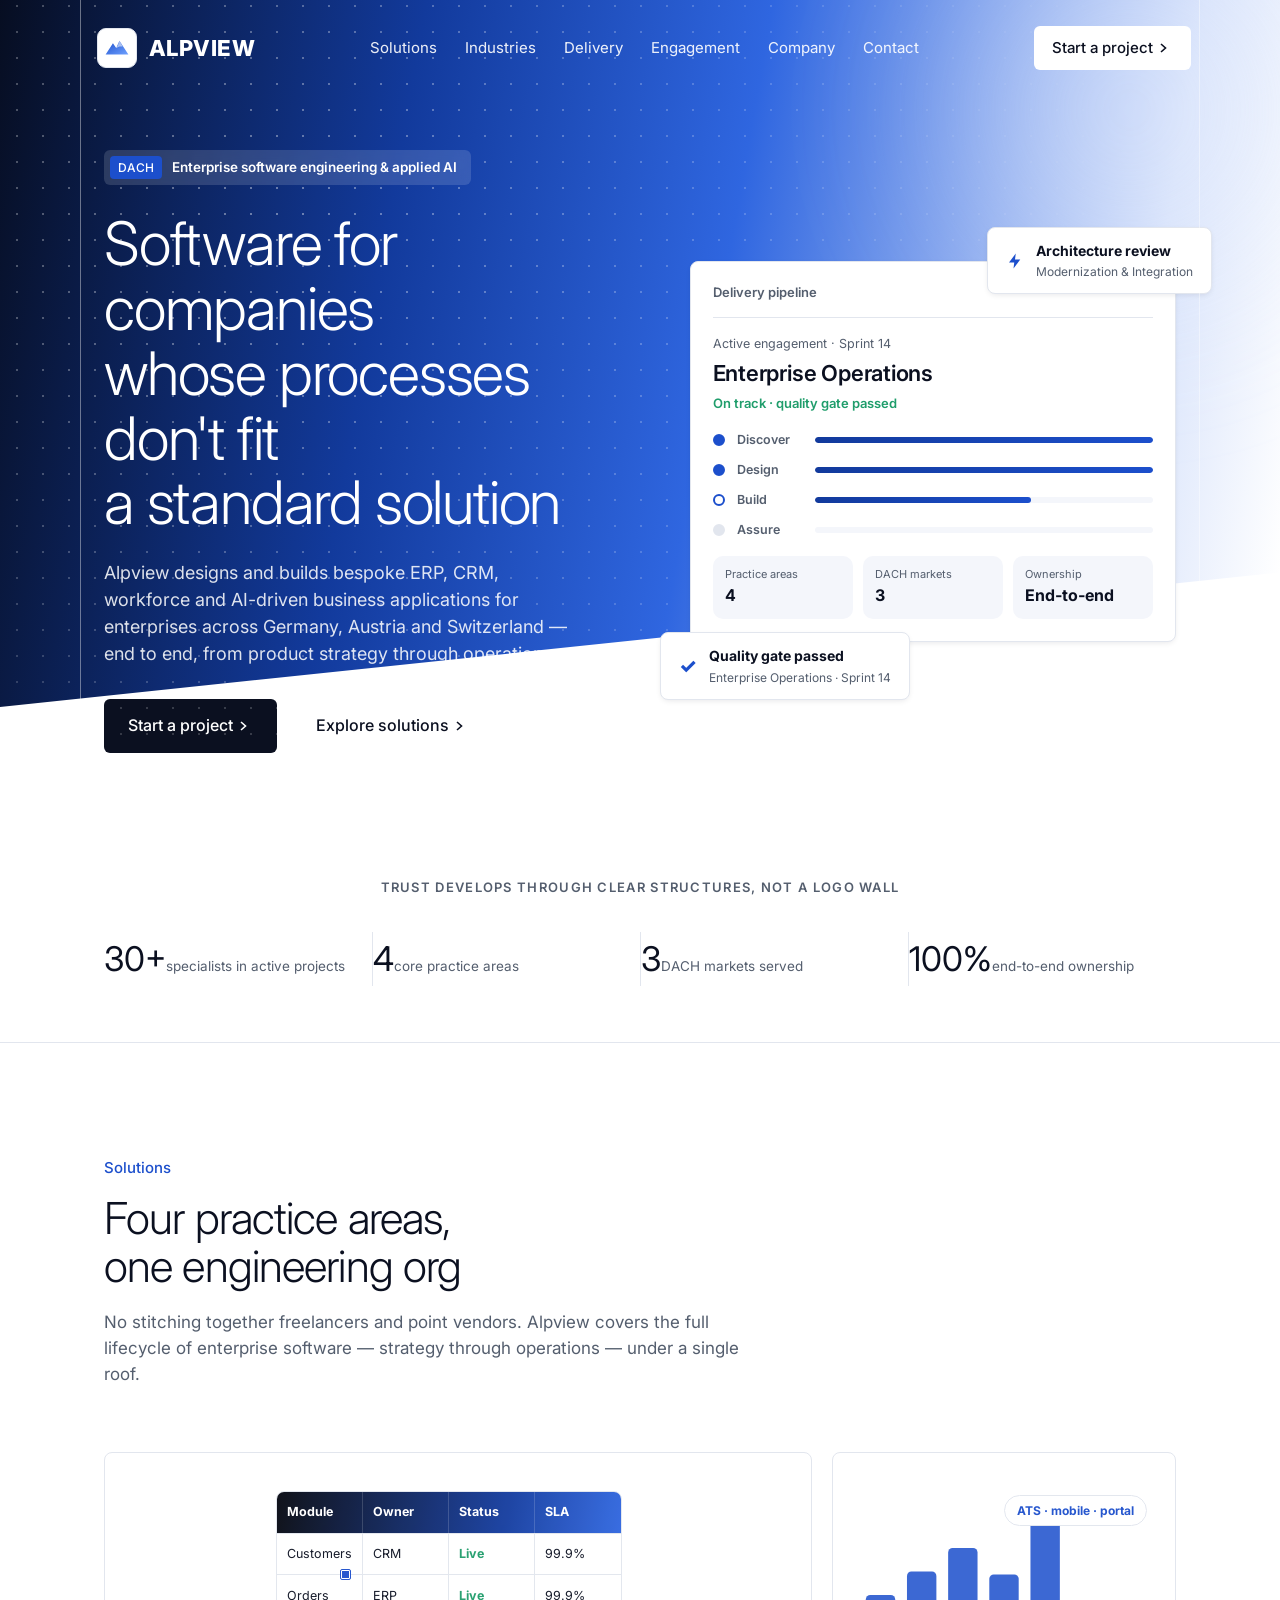
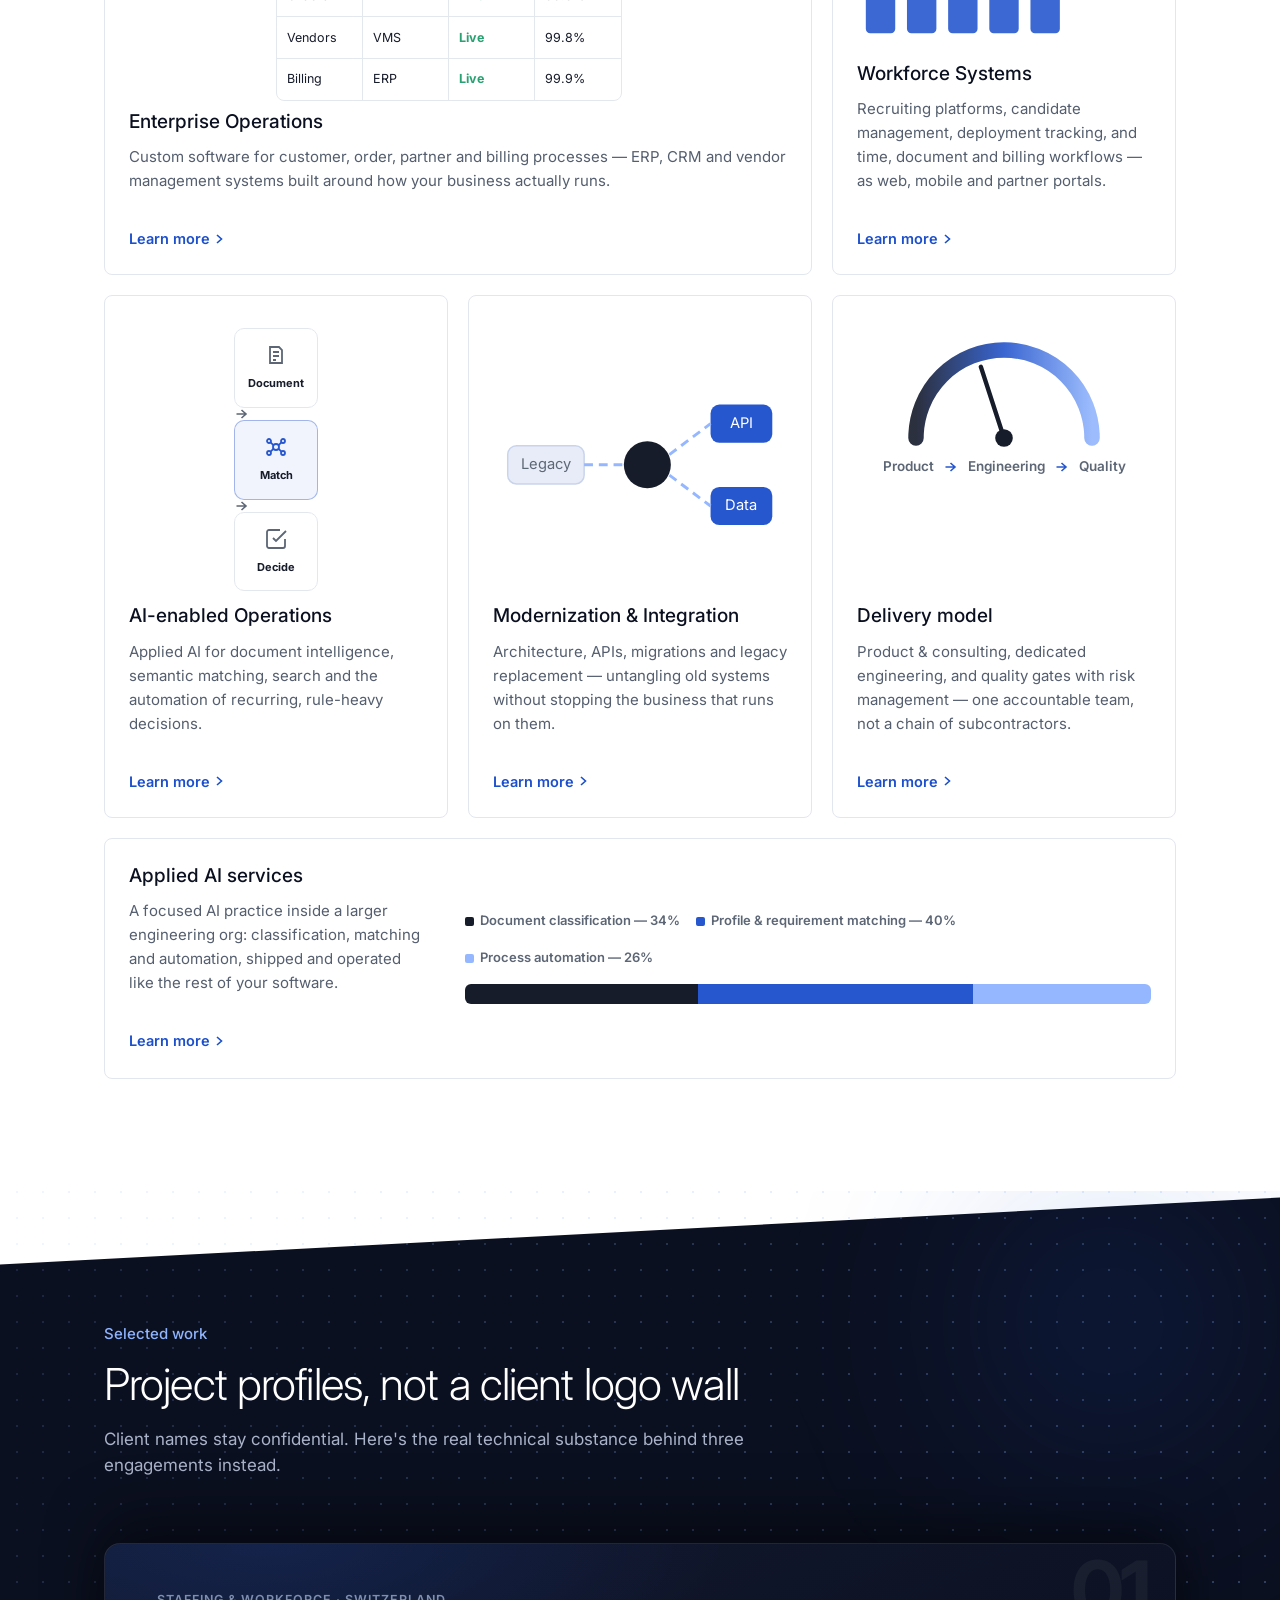
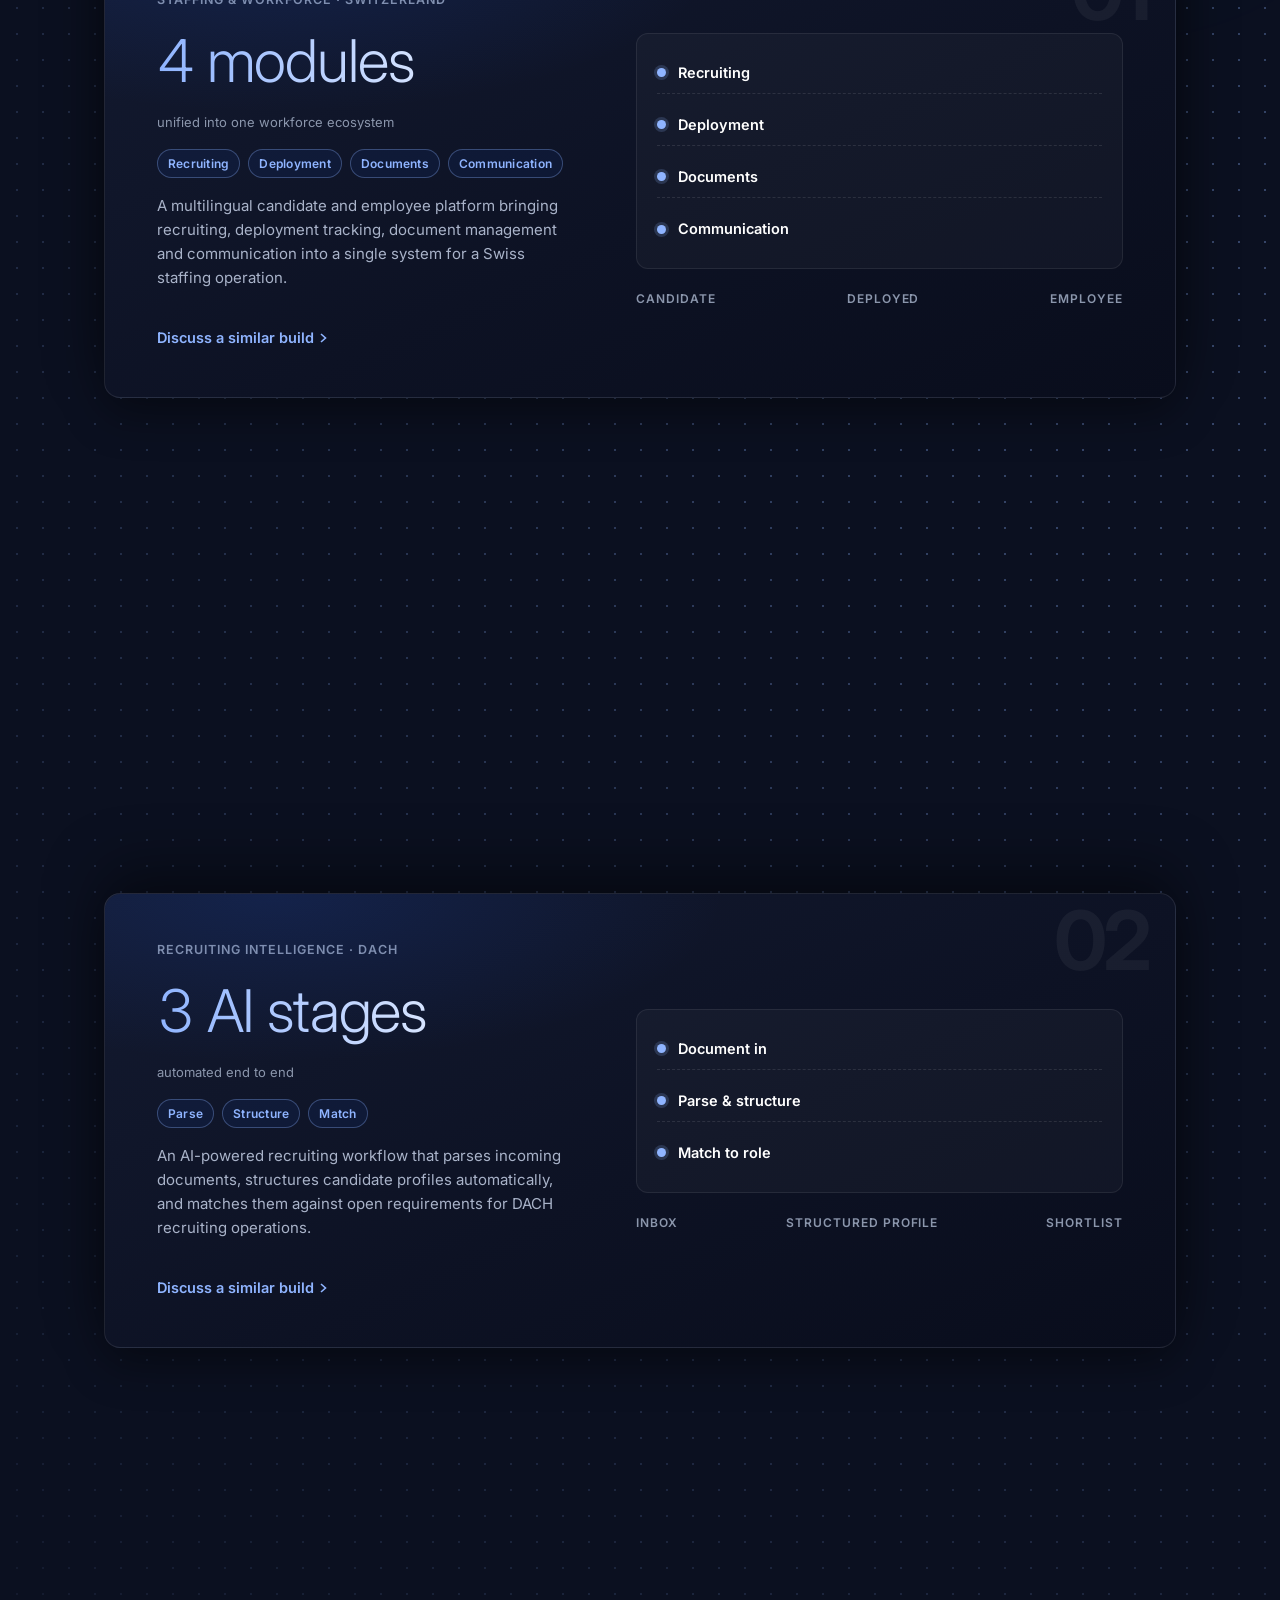
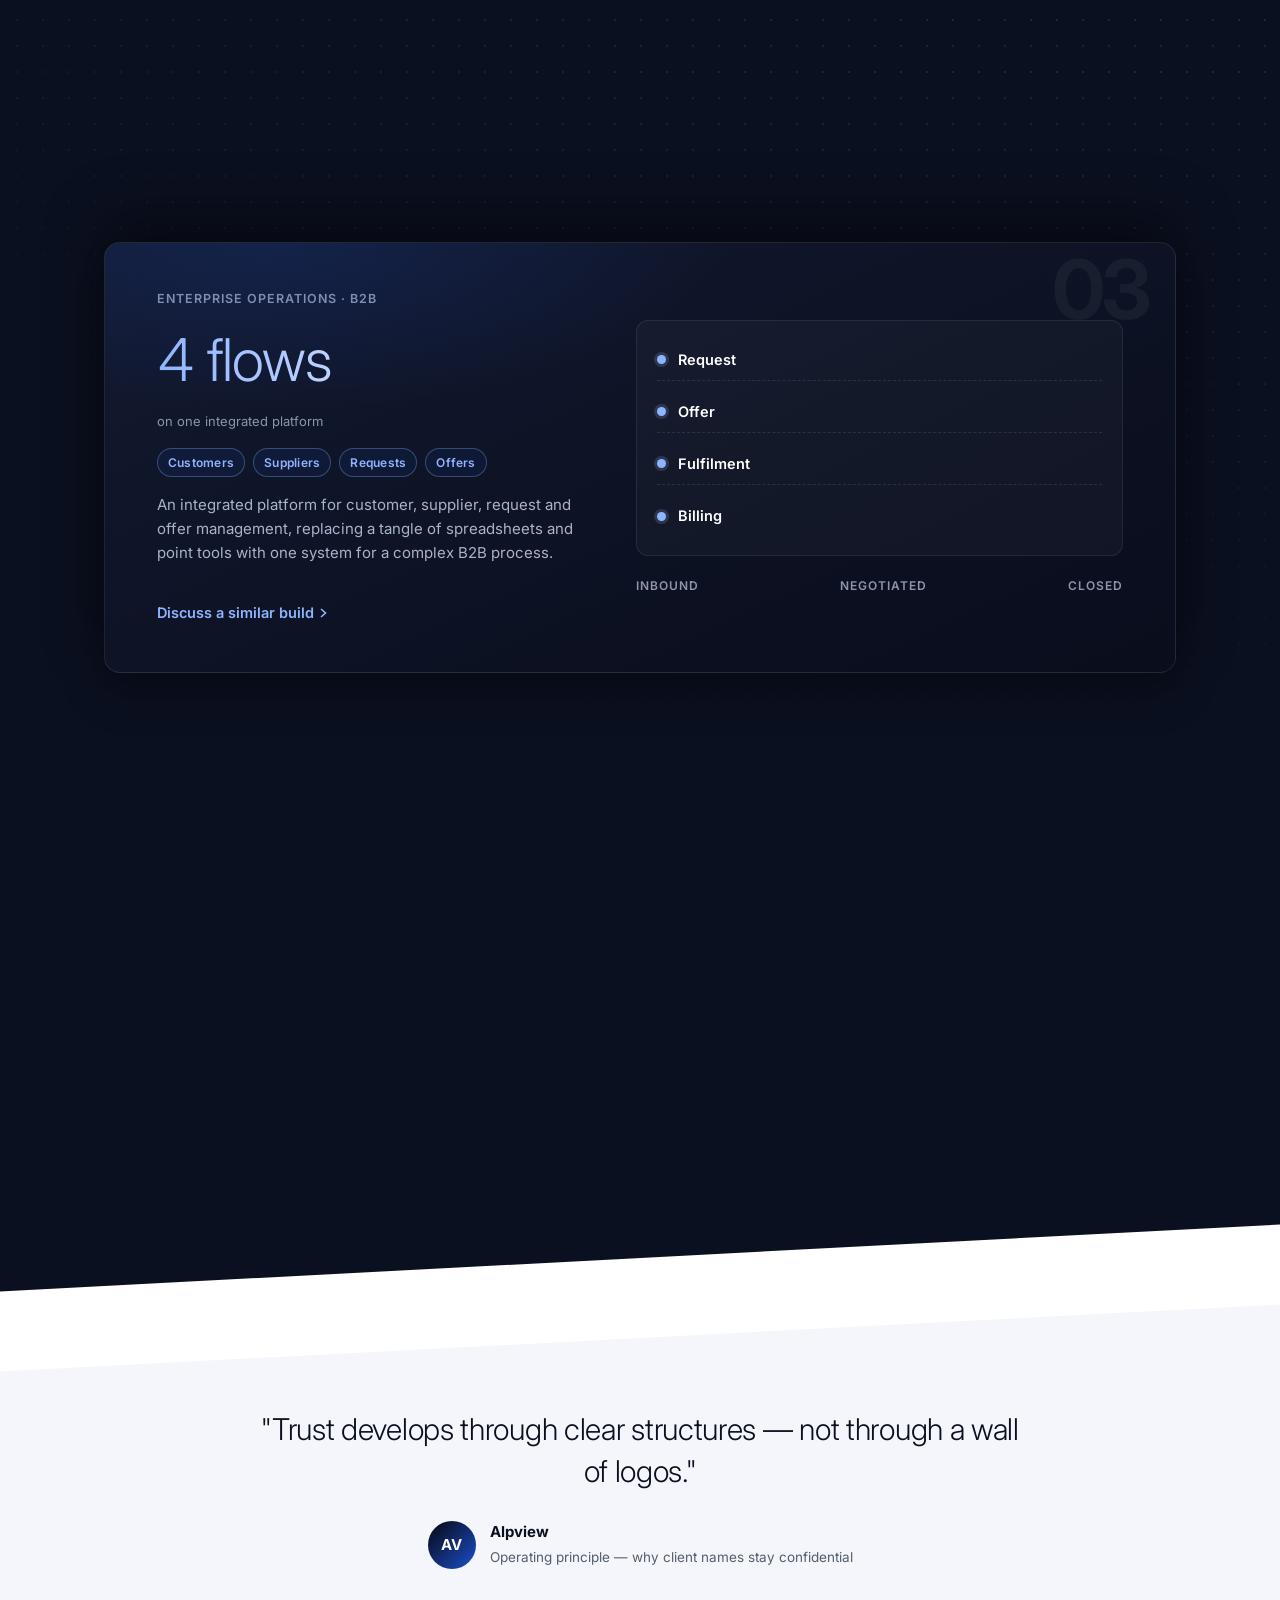
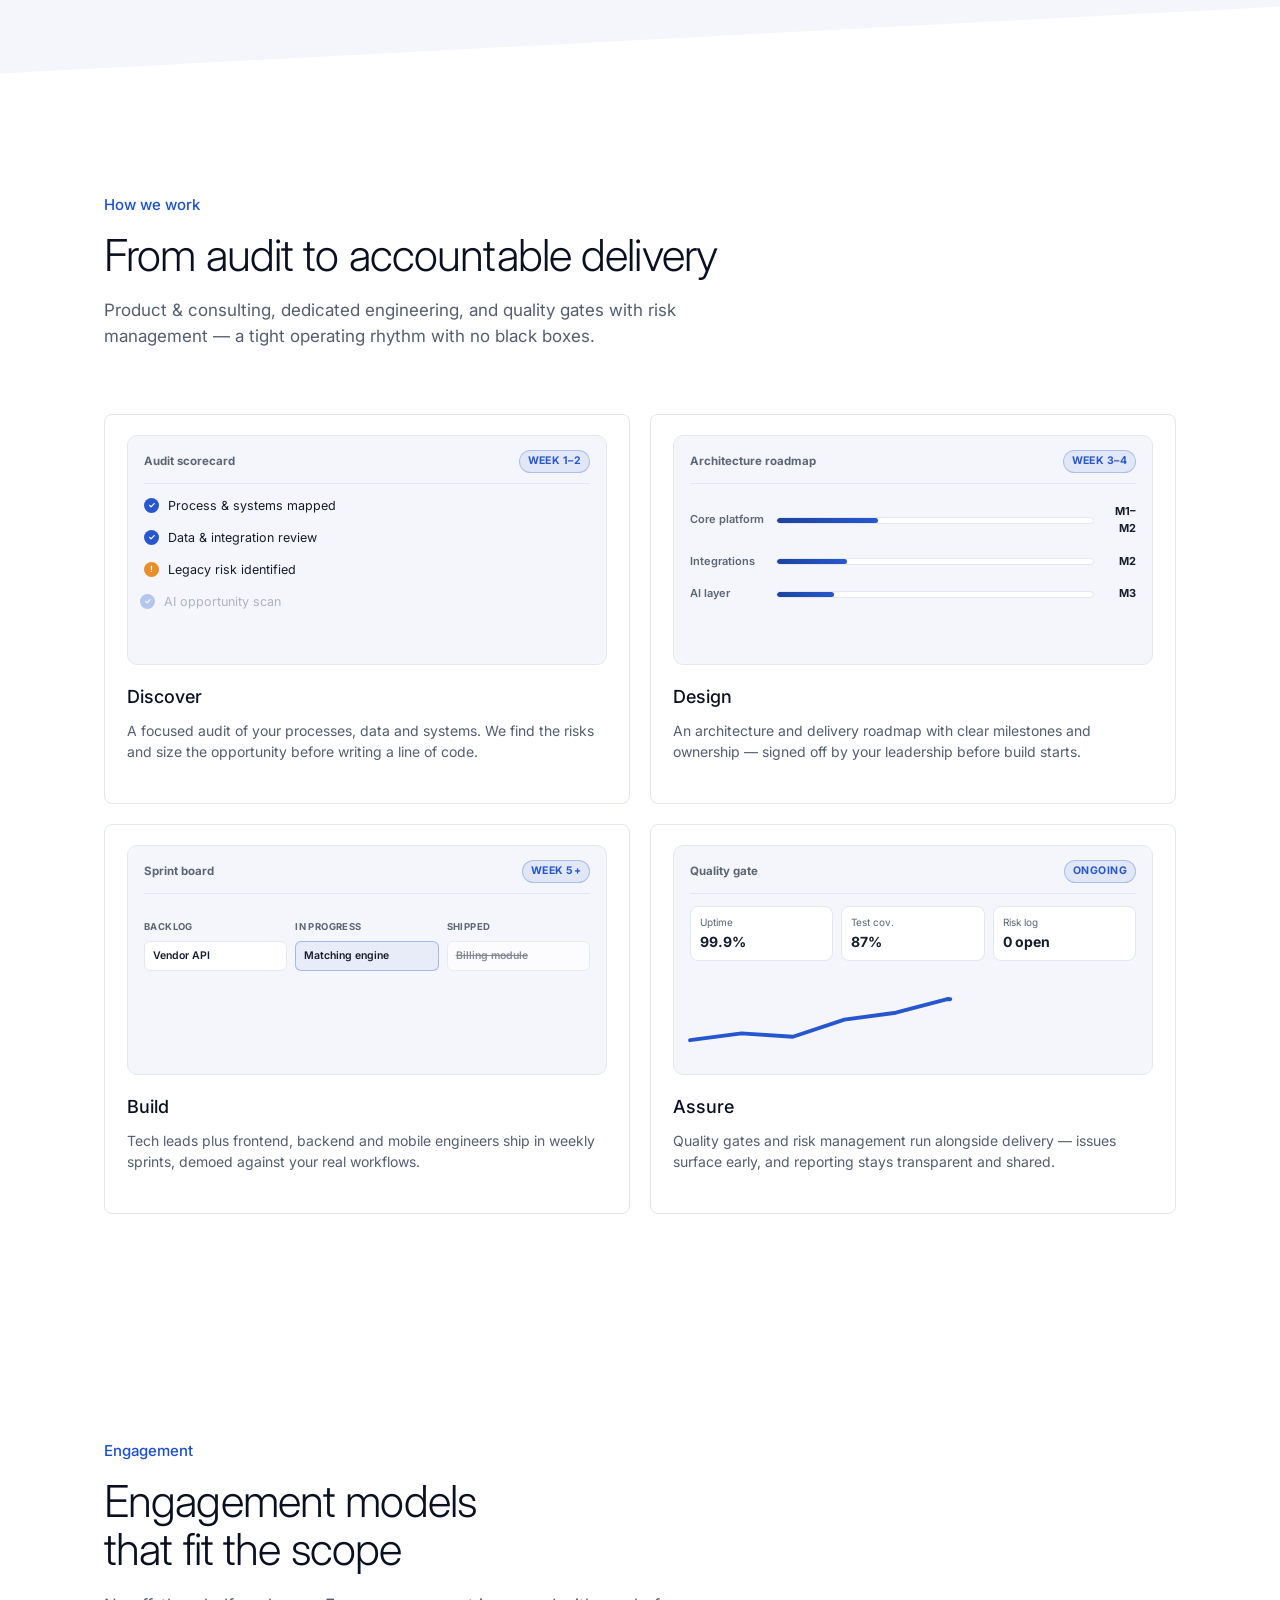
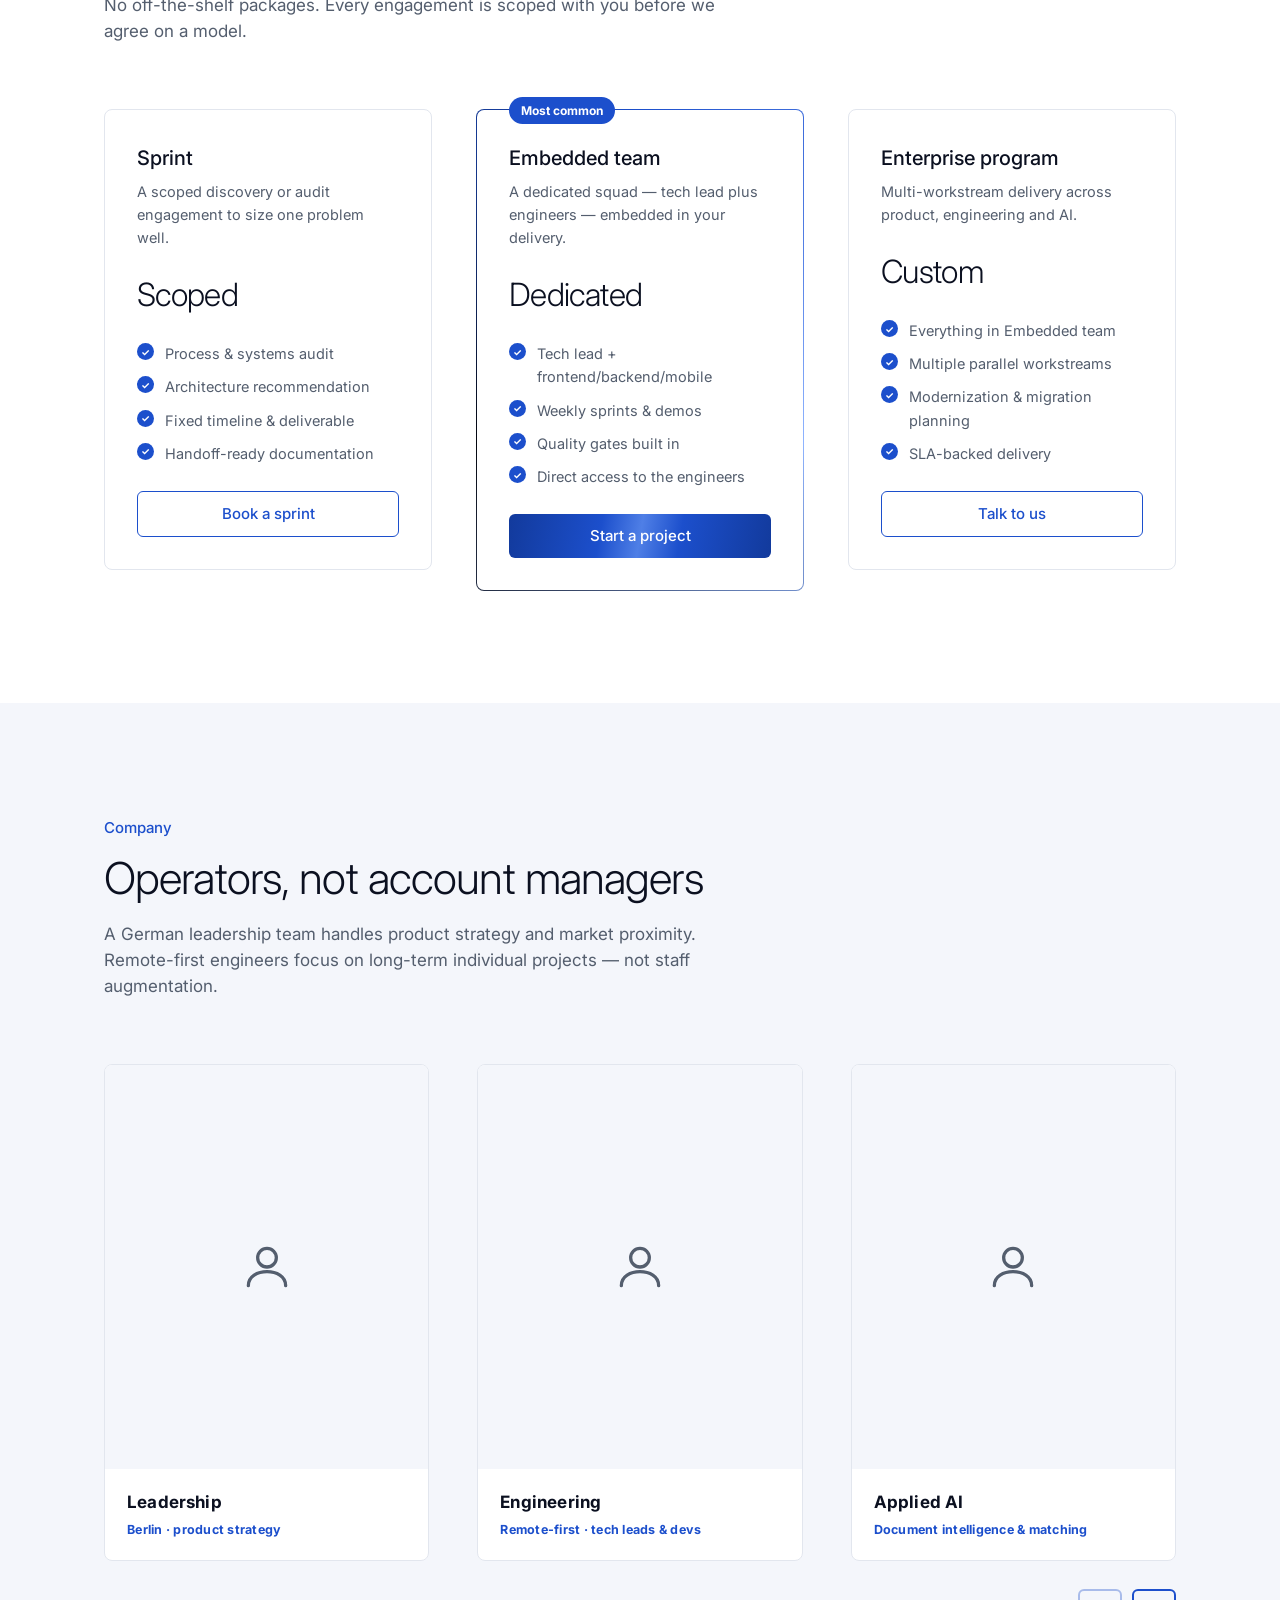
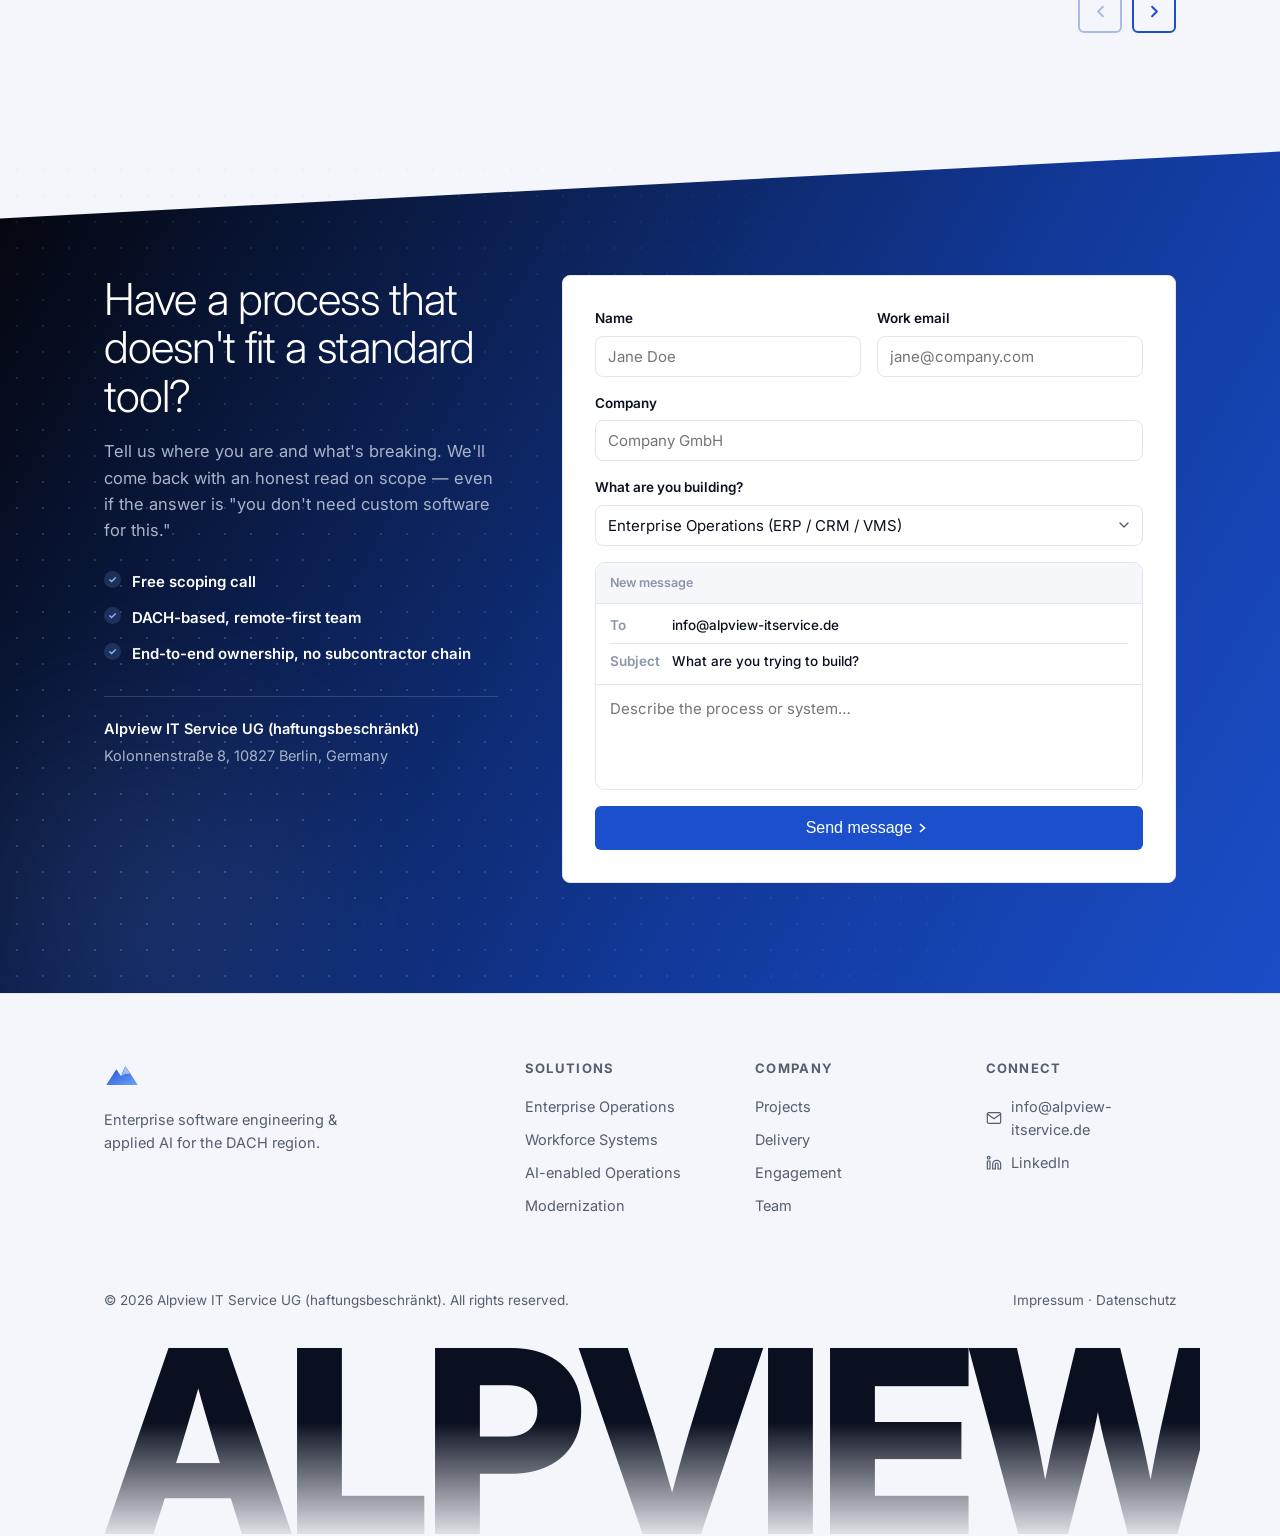
<file: alpview-redesign/index.html>
<!DOCTYPE html>
<html lang="en">
<head>
<meta charset="UTF-8">
<meta name="viewport" content="width=device-width, initial-scale=1.0">
<title>Alpview — Enterprise Software Engineering &amp; Applied AI</title>
<meta name="description" content="Alpview builds bespoke ERP, CRM, workforce and AI-driven business applications for enterprises across the DACH region — from product strategy through operations.">
<link rel="preconnect" href="https://fonts.googleapis.com">
<link rel="preconnect" href="https://fonts.gstatic.com" crossorigin>
<link href="https://fonts.googleapis.com/css2?family=Inter:wght@300;400;500;600;700;800&display=swap" rel="stylesheet">
<link rel="stylesheet" href="css/style.css">
<link rel="icon" href="assets/favicon.svg" type="image/svg+xml">
</head>
<body>

<div class="safe-line safe-line-l" aria-hidden="true"></div>
<div class="safe-line safe-line-r" aria-hidden="true"></div>

<!-- ======= NAV ======= -->
<header class="site-header" id="siteHeader">
  <nav class="nav container">
    <a href="#" class="logo" aria-label="Alpview home">
      <img class="logo-mark" src="assets/logo-placeholder.svg" alt="" aria-hidden="true">
      <span class="logo-word">ALPVIEW</span>
    </a>
    <ul class="nav-links">
      <li><a href="#services">Solutions</a></li>
      <li><a href="#work">Industries</a></li>
      <li><a href="#process">Delivery</a></li>
      <li><a href="#engagement">Engagement</a></li>
      <li><a href="#team">Company</a></li>
      <li><a href="#contact">Contact</a></li>
    </ul>
    <div class="nav-cta">
      <a href="#contact" class="btn btn-dark">Start a project <svg class="arrow" viewBox="0 0 14 12" aria-hidden="true"><path class="arrow-stem" d="M1.5 6H10"/><path class="arrow-head" d="M6.5 2l4.5 4-4.5 4"/></svg></a>
    </div>
    <button class="nav-burger" id="navBurger" aria-label="Menu"><span></span><span></span><span></span></button>
  </nav>
  <div class="mobile-menu" id="mobileMenu">
    <a href="#services">Solutions</a>
    <a href="#work">Industries</a>
    <a href="#process">Delivery</a>
    <a href="#engagement">Engagement</a>
    <a href="#team">Company</a>
    <a href="#contact">Contact</a>
    <a href="#contact" class="btn btn-primary">Start a project</a>
  </div>
</header>

<!-- ======= SIDE QUICK-NAV TAB ======= -->
<aside class="side-tab" id="sideTab" aria-label="Quick navigation">
  <a href="#" class="side-tab-logo" aria-label="Alpview home">
    <img class="logo-mark" src="assets/logo-placeholder.svg" alt="" aria-hidden="true">
  </a>
  <nav class="side-tab-links">
    <a href="#services">Solutions</a>
    <a href="#work">Industries</a>
    <a href="#process">Delivery</a>
    <a href="#team">Company</a>
    <a href="#contact" class="btn btn-primary btn-gradient side-tab-contact">Contact</a>
  </nav>
</aside>

<!-- ======= HERO ======= -->
<section class="hero" data-line="light">
  <div class="hero-gradient" aria-hidden="true"></div>
  <div class="mesh mesh-hero" aria-hidden="true"><span class="mesh-dots"></span><span class="mesh-glow"></span></div>
  <div class="container hero-inner">
    <div class="hero-copy">
      <div class="hero-badge">
        <span class="badge-pill">DACH</span>
        <span>Enterprise software engineering &amp; applied AI</span>
      </div>
      <h1>Software for companies<br>whose processes don't fit<br>a standard solution</h1>
      <p class="hero-sub">Alpview designs and builds bespoke ERP, CRM, workforce and AI-driven business applications for enterprises across Germany, Austria and Switzerland — end to end, from product strategy through operations.</p>
      <div class="hero-actions">
        <a href="#contact" class="btn btn-dark btn-lg">Start a project <svg class="arrow" viewBox="0 0 14 12" aria-hidden="true"><path class="arrow-stem" d="M1.5 6H10"/><path class="arrow-head" d="M6.5 2l4.5 4-4.5 4"/></svg></a>
        <a href="#services" class="btn btn-ghost btn-lg">Explore solutions <svg class="arrow" viewBox="0 0 14 12" aria-hidden="true"><path class="arrow-stem" d="M1.5 6H10"/><path class="arrow-head" d="M6.5 2l4.5 4-4.5 4"/></svg></a>
      </div>
    </div>
    <div class="hero-visual" aria-hidden="true">
      <div class="dash-card dash-main">
        <div class="dash-header">
          <span class="dash-title">Delivery pipeline</span>
        </div>
        <div class="dash-metric">
          <span class="dash-label">Active engagement · Sprint 14</span>
          <span class="dash-value">Enterprise Operations</span>
          <span class="dash-delta">On track · quality gate passed</span>
        </div>
        <div class="dash-stages">
          <div class="dash-stage"><span class="ds-dot ds-done"></span><span class="ds-label">Discover</span><span class="ds-bar" style="--w:100%"></span></div>
          <div class="dash-stage"><span class="ds-dot ds-done"></span><span class="ds-label">Design</span><span class="ds-bar" style="--w:100%"></span></div>
          <div class="dash-stage"><span class="ds-dot ds-active" id="dsActiveDot"></span><span class="ds-label">Build</span><span class="ds-bar ds-bar-live" style="--w:64%"></span></div>
          <div class="dash-stage"><span class="ds-dot"></span><span class="ds-label">Assure</span><span class="ds-bar" style="--w:0%"></span></div>
        </div>
        <div class="dash-row">
          <div class="dash-cell"><span class="dash-cell-label">Practice areas</span><span class="dash-cell-value">4</span></div>
          <div class="dash-cell"><span class="dash-cell-label">DACH markets</span><span class="dash-cell-value">3</span></div>
          <div class="dash-cell"><span class="dash-cell-label">Ownership</span><span class="dash-cell-value">End‑to‑end</span></div>
        </div>
      </div>
      <div class="dash-card dash-float dash-float-bottom">
        <span class="float-icon float-icon-alt">✓</span>
        <div><span class="float-title">Quality gate passed</span><span class="float-sub">Enterprise Operations · Sprint 14</span></div>
      </div>
      <div class="dash-card dash-float dash-float-top">
        <span class="float-icon float-icon-alt"><svg viewBox="0 0 24 24" fill="currentColor"><path d="M13 2 4 14h7l-1 8 9-12h-7l1-8z"/></svg></span>
        <div><span class="float-title">Architecture review</span><span class="float-sub">Modernization &amp; Integration</span></div>
      </div>
    </div>
  </div>
</section>

<!-- ======= STATS BAND (replaces a logo wall — see the quote below) ======= -->
<section class="statscloud" data-line="dark">
  <div class="container">
    <p class="statscloud-label">Trust develops through clear structures, not a logo wall</p>
    <div class="statscloud-row">
      <div class="stat"><div class="stat-inner">
        <span class="stat-num"><span class="stat-value" data-count="30">0</span><span class="stat-suffix">+</span></span><span class="stat-label">specialists in active projects</span>
      </div></div>
      <div class="stat"><div class="stat-inner">
        <span class="stat-num"><span class="stat-value" data-count="4">0</span></span><span class="stat-label">core practice areas</span>
      </div></div>
      <div class="stat"><div class="stat-inner">
        <span class="stat-num"><span class="stat-value" data-count="3">0</span></span><span class="stat-label">DACH markets served</span>
      </div></div>
      <div class="stat"><div class="stat-inner">
        <span class="stat-num"><span class="stat-value" data-count="100">0</span><span class="stat-suffix">%</span></span><span class="stat-label">end-to-end ownership</span>
      </div></div>
    </div>
  </div>
</section>

<!-- ======= SERVICES ======= -->
<section class="section" id="services" data-line="dark">
  <div class="container">
    <div class="section-head">
      <span class="eyebrow">Solutions</span>
      <h2>Four practice areas, one engineering org</h2>
      <p>No stitching together freelancers and point vendors. Alpview covers the full lifecycle of enterprise software — strategy through operations — under a single roof.</p>
    </div>
    <div class="grid bento-grid">
      <article class="card bento-1 reveal">
        <div class="card-visual visual-sheet" aria-hidden="true">
          <div class="sheet">
            <div class="sheet-row sheet-head"><span class="sheet-cell">Module</span><span class="sheet-cell">Owner</span><span class="sheet-cell">Status</span><span class="sheet-cell">SLA</span></div>
            <div class="sheet-row"><span class="sheet-cell">Customers</span><span class="sheet-cell">CRM</span><span class="sheet-cell up">Live</span><span class="sheet-cell">99.9%</span></div>
            <div class="sheet-row"><span class="sheet-cell">Orders</span><span class="sheet-cell">ERP</span><span class="sheet-cell up">Live</span><span class="sheet-cell">99.9%</span></div>
            <div class="sheet-row"><span class="sheet-cell">Vendors</span><span class="sheet-cell">VMS</span><span class="sheet-cell up">Live</span><span class="sheet-cell">99.8%</span></div>
            <div class="sheet-row"><span class="sheet-cell">Billing</span><span class="sheet-cell">ERP</span><span class="sheet-cell up">Live</span><span class="sheet-cell">99.9%</span></div>
            <span class="sheet-select"></span>
            <span class="sheet-cursor"></span>
          </div>
        </div>
        <h3>Enterprise Operations</h3>
        <p>Custom software for customer, order, partner and billing processes — ERP, CRM and vendor management systems built around how your business actually runs.</p>
        <a class="card-link" href="#contact">Learn more <svg class="arrow" viewBox="0 0 14 12" aria-hidden="true"><path class="arrow-stem" d="M1.5 6H10"/><path class="arrow-head" d="M6.5 2l4.5 4-4.5 4"/></svg></a>
      </article>
      <article class="card bento-2 reveal">
        <div class="card-visual visual-performance" aria-hidden="true">
          <svg viewBox="0 0 200 100" preserveAspectRatio="none">
            <rect class="v-bar" x="6" width="20" y="66" height="26" rx="3"/>
            <rect class="v-bar" x="34" width="20" y="50" height="42" rx="3"/>
            <rect class="v-bar" x="62" width="20" y="34" height="58" rx="3"/>
            <rect class="v-bar v-bar-4" x="90" width="20" y="52" height="40" rx="3"/>
            <rect class="v-bar" x="118" width="20" y="2" height="90" rx="3"/>
          </svg>
          <span class="perf-chip"><span id="perfChip">ATS · mobile · portal</span></span>
        </div>
        <h3>Workforce Systems</h3>
        <p>Recruiting platforms, candidate management, deployment tracking, and time, document and billing workflows — as web, mobile and partner portals.</p>
        <a class="card-link" href="#contact">Learn more <svg class="arrow" viewBox="0 0 14 12" aria-hidden="true"><path class="arrow-stem" d="M1.5 6H10"/><path class="arrow-head" d="M6.5 2l4.5 4-4.5 4"/></svg></a>
      </article>
      <article class="card bento-3 reveal">
        <div class="card-visual visual-ai-flow" aria-hidden="true">
          <div class="ai-flow">
            <div class="ai-node"><svg viewBox="0 0 24 24" fill="none" stroke="currentColor" stroke-width="1.8"><path d="M6 4h9l3 3v13H6z"/><path d="M9 9h6M9 13h6M9 17h3"/></svg><span>Document</span></div>
            <svg class="ai-arrow" viewBox="0 0 14 12"><path d="M1.5 6H10M6.5 2l4.5 4-4.5 4"/></svg>
            <div class="ai-node ai-node-active"><svg viewBox="0 0 24 24" fill="none" stroke="currentColor" stroke-width="1.8"><circle cx="12" cy="12" r="3"/><circle cx="5" cy="6" r="2"/><circle cx="19" cy="6" r="2"/><circle cx="5" cy="18" r="2"/><circle cx="19" cy="18" r="2"/><path d="M9.6 10.4 6.6 7.4M14.4 10.4l3-3M9.6 13.6l-3 3M14.4 13.6l3 3"/></svg><span>Match</span></div>
            <svg class="ai-arrow" viewBox="0 0 14 12"><path d="M1.5 6H10M6.5 2l4.5 4-4.5 4"/></svg>
            <div class="ai-node"><svg viewBox="0 0 24 24" fill="none" stroke="currentColor" stroke-width="1.8"><path d="M9 11l3 3L22 4"/><path d="M21 12v7a2 2 0 0 1-2 2H5a2 2 0 0 1-2-2V5a2 2 0 0 1 2-2h11"/></svg><span>Decide</span></div>
          </div>
        </div>
        <h3>AI-enabled Operations</h3>
        <p>Applied AI for document intelligence, semantic matching, search and the automation of recurring, rule-heavy decisions.</p>
        <a class="card-link" href="#contact">Learn more <svg class="arrow" viewBox="0 0 14 12" aria-hidden="true"><path class="arrow-stem" d="M1.5 6H10"/><path class="arrow-head" d="M6.5 2l4.5 4-4.5 4"/></svg></a>
      </article>
      <article class="card bento-4 reveal">
        <div class="card-visual visual-integration" aria-hidden="true">
          <svg viewBox="0 0 200 110">
            <rect x="10" y="42" width="52" height="26" rx="6" fill="#e7ecf8" stroke="#c7d2ea"/>
            <text x="36" y="58" font-size="10" text-anchor="middle" fill="#55606e" font-family="Inter, sans-serif">Legacy</text>
            <rect x="148" y="14" width="42" height="26" rx="6" fill="#1c4fcc"/>
            <text x="169" y="30" font-size="10" text-anchor="middle" fill="#fff" font-family="Inter, sans-serif">API</text>
            <rect x="148" y="70" width="42" height="26" rx="6" fill="#1c4fcc"/>
            <text x="169" y="86" font-size="10" text-anchor="middle" fill="#fff" font-family="Inter, sans-serif">Data</text>
            <circle class="v-hub" cx="105" cy="55" r="16" fill="#0b1020"/>
            <path class="v-link" d="M62 55 H90" stroke="#8fb4ff" stroke-width="2" fill="none"/>
            <path class="v-link" d="M120 48 L148 27" stroke="#8fb4ff" stroke-width="2" fill="none"/>
            <path class="v-link" d="M120 62 L148 83" stroke="#8fb4ff" stroke-width="2" fill="none"/>
          </svg>
        </div>
        <h3>Modernization &amp; Integration</h3>
        <p>Architecture, APIs, migrations and legacy replacement — untangling old systems without stopping the business that runs on them.</p>
        <a class="card-link" href="#contact">Learn more <svg class="arrow" viewBox="0 0 14 12" aria-hidden="true"><path class="arrow-stem" d="M1.5 6H10"/><path class="arrow-head" d="M6.5 2l4.5 4-4.5 4"/></svg></a>
      </article>
      <article class="card bento-5 reveal">
        <div class="card-visual visual-lifecycle-v2" aria-hidden="true">
          <svg class="gauge-svg" viewBox="0 0 200 120">
            <defs>
              <linearGradient id="gaugeGrad" x1="0" y1="0" x2="1" y2="0">
                <stop offset="0" stop-color="#0b1020"/>
                <stop offset="50%" stop-color="#1c4fcc"/>
                <stop offset="100%" stop-color="#8fb4ff"/>
              </linearGradient>
            </defs>
            <path class="gauge-track" d="M20,100 A80,80 0 0 1 180,100" fill="none" stroke-width="14" stroke-linecap="round"/>
            <path class="gauge-fill" d="M20,100 A80,80 0 0 1 180,100" fill="none" stroke="url(#gaugeGrad)" stroke-width="14" stroke-linecap="round"/>
            <g class="gauge-needle"><path d="M100,100 L100,32" stroke="#0b1020" stroke-width="4" stroke-linecap="round"/></g>
            <circle class="gauge-pivot" cx="100" cy="100" r="8"/>
          </svg>
          <div class="cycle-stages">
            <span>Product</span>
            <svg class="cycle-arrow" viewBox="0 0 14 12"><path d="M1.5 6H10M6.5 2l4.5 4-4.5 4"/></svg>
            <span>Engineering</span>
            <svg class="cycle-arrow" viewBox="0 0 14 12"><path d="M1.5 6H10M6.5 2l4.5 4-4.5 4"/></svg>
            <span>Quality</span>
          </div>
        </div>
        <h3>Delivery model</h3>
        <p>Product &amp; consulting, dedicated engineering, and quality gates with risk management — one accountable team, not a chain of subcontractors.</p>
        <a class="card-link" href="#contact">Learn more <svg class="arrow" viewBox="0 0 14 12" aria-hidden="true"><path class="arrow-stem" d="M1.5 6H10"/><path class="arrow-head" d="M6.5 2l4.5 4-4.5 4"/></svg></a>
      </article>
      <article class="card bento-6 reveal">
        <div class="bento-wide">
          <div class="bento-wide-copy">
            <h3>Applied AI services</h3>
            <p>A focused AI practice inside a larger engineering org: classification, matching and automation, shipped and operated like the rest of your software.</p>
            <a class="card-link" href="#contact">Learn more <svg class="arrow" viewBox="0 0 14 12" aria-hidden="true"><path class="arrow-stem" d="M1.5 6H10"/><path class="arrow-head" d="M6.5 2l4.5 4-4.5 4"/></svg></a>
          </div>
          <div class="card-visual visual-attribution" aria-hidden="true">
            <div class="attr-legend">
              <span><i style="background:#0b1020"></i>Document classification — 34%</span>
              <span><i style="background:#1c4fcc"></i>Profile &amp; requirement matching — 40%</span>
              <span><i style="background:#8fb4ff"></i>Process automation — 26%</span>
            </div>
            <div class="attr-bar">
              <span class="attr-seg" style="width:34%;background:#0b1020"></span>
              <span class="attr-seg" style="width:40%;background:#1c4fcc"></span>
              <span class="attr-seg" style="width:26%;background:#8fb4ff"></span>
            </div>
          </div>
        </div>
      </article>
    </div>
  </div>
</section>

<!-- ======= WORK / PROJECT PROFILES ======= -->
<section class="section section-dark angled-bg" id="work" data-line="light">
  <div class="mesh mesh-work" aria-hidden="true"><span class="mesh-dots"></span><span class="mesh-glow"></span></div>
  <div class="container">
    <div class="section-head">
      <span class="eyebrow eyebrow-light">Selected work</span>
      <h2>Project profiles, not a client logo wall</h2>
      <p>Client names stay confidential. Here's the real technical substance behind three engagements instead.</p>
    </div>
    <div class="case-stack">
      <article class="case-card case-panel">
          <span class="case-num-ghost" aria-hidden="true">01</span>
          <div class="case-panel-grid">
            <div class="case-panel-info">
              <div class="case-top">
                <div class="case-tag">Staffing &amp; workforce · Switzerland</div>
              </div>
              <div class="case-stat"><span class="case-stat-value" data-target="4" data-decimals="0">0</span> modules</div>
              <div class="case-stat-label">unified into one workforce ecosystem</div>
              <div class="case-deltas">
                <span class="case-chip">Recruiting</span>
                <span class="case-chip">Deployment</span>
                <span class="case-chip">Documents</span>
                <span class="case-chip">Communication</span>
              </div>
              <p class="case-desc">A multilingual candidate and employee platform bringing recruiting, deployment tracking, document management and communication into a single system for a Swiss staffing operation.</p>
              <a class="card-link link-light" href="#contact">Discuss a similar build <svg class="arrow" viewBox="0 0 14 12" aria-hidden="true"><path class="arrow-stem" d="M1.5 6H10"/><path class="arrow-head" d="M6.5 2l4.5 4-4.5 4"/></svg></a>
            </div>
            <div class="case-panel-chart">
              <div class="flow-diagram" aria-hidden="true">
                <div class="flow-step"><span class="flow-dot"></span>Recruiting</div>
                <div class="flow-step"><span class="flow-dot"></span>Deployment</div>
                <div class="flow-step"><span class="flow-dot"></span>Documents</div>
                <div class="flow-step"><span class="flow-dot"></span>Communication</div>
              </div>
              <div class="case-axis"><span>Candidate</span><span>Deployed</span><span>Employee</span></div>
            </div>
          </div>
      </article>
      <article class="case-card case-panel">
          <span class="case-num-ghost" aria-hidden="true">02</span>
          <div class="case-panel-grid">
            <div class="case-panel-info">
              <div class="case-top">
                <div class="case-tag">Recruiting intelligence · DACH</div>
              </div>
              <div class="case-stat"><span class="case-stat-value" data-target="3" data-decimals="0">0</span> AI stages</div>
              <div class="case-stat-label">automated end to end</div>
              <div class="case-deltas">
                <span class="case-chip">Parse</span>
                <span class="case-chip">Structure</span>
                <span class="case-chip">Match</span>
              </div>
              <p class="case-desc">An AI-powered recruiting workflow that parses incoming documents, structures candidate profiles automatically, and matches them against open requirements for DACH recruiting operations.</p>
              <a class="card-link link-light" href="#contact">Discuss a similar build <svg class="arrow" viewBox="0 0 14 12" aria-hidden="true"><path class="arrow-stem" d="M1.5 6H10"/><path class="arrow-head" d="M6.5 2l4.5 4-4.5 4"/></svg></a>
            </div>
            <div class="case-panel-chart">
              <div class="flow-diagram" aria-hidden="true">
                <div class="flow-step"><span class="flow-dot"></span>Document in</div>
                <div class="flow-step"><span class="flow-dot"></span>Parse &amp; structure</div>
                <div class="flow-step"><span class="flow-dot"></span>Match to role</div>
              </div>
              <div class="case-axis"><span>Inbox</span><span>Structured profile</span><span>Shortlist</span></div>
            </div>
          </div>
      </article>
      <article class="case-card case-panel">
          <span class="case-num-ghost" aria-hidden="true">03</span>
          <div class="case-panel-grid">
            <div class="case-panel-info">
              <div class="case-top">
                <div class="case-tag">Enterprise operations · B2B</div>
              </div>
              <div class="case-stat"><span class="case-stat-value" data-target="4" data-decimals="0">0</span> flows</div>
              <div class="case-stat-label">on one integrated platform</div>
              <div class="case-deltas">
                <span class="case-chip">Customers</span>
                <span class="case-chip">Suppliers</span>
                <span class="case-chip">Requests</span>
                <span class="case-chip">Offers</span>
              </div>
              <p class="case-desc">An integrated platform for customer, supplier, request and offer management, replacing a tangle of spreadsheets and point tools with one system for a complex B2B process.</p>
              <a class="card-link link-light" href="#contact">Discuss a similar build <svg class="arrow" viewBox="0 0 14 12" aria-hidden="true"><path class="arrow-stem" d="M1.5 6H10"/><path class="arrow-head" d="M6.5 2l4.5 4-4.5 4"/></svg></a>
            </div>
            <div class="case-panel-chart">
              <div class="flow-diagram" aria-hidden="true">
                <div class="flow-step"><span class="flow-dot"></span>Request</div>
                <div class="flow-step"><span class="flow-dot"></span>Offer</div>
                <div class="flow-step"><span class="flow-dot"></span>Fulfilment</div>
                <div class="flow-step"><span class="flow-dot"></span>Billing</div>
              </div>
              <div class="case-axis"><span>Inbound</span><span>Negotiated</span><span>Closed</span></div>
            </div>
          </div>
      </article>
      <div class="case-stack-tail" aria-hidden="true"></div>
    </div>
  </div>
</section>

<!-- ======= QUOTE / OPERATING PRINCIPLE ======= -->
<section class="section section-quote angled-bg" data-line="dark">
  <div class="container">
    <figure class="quote reveal">
      <blockquote>"Trust develops through clear structures — not through a wall of logos."</blockquote>
      <figcaption>
        <span class="quote-avatar" aria-hidden="true">AV</span>
        <div><strong>Alpview</strong><span>Operating principle — why client names stay confidential</span></div>
      </figcaption>
    </figure>
  </div>
</section>

<!-- ======= PROCESS / DELIVERY MODEL ======= -->
<section class="section" id="process" data-line="dark">
  <div class="container">
    <div class="section-head">
      <span class="eyebrow">How we work</span>
      <h2>From audit to accountable delivery</h2>
      <p>Product &amp; consulting, dedicated engineering, and quality gates with risk management — a tight operating rhythm with no black boxes.</p>
    </div>
    <div class="grid process-grid">
      <article class="card process-card reveal">
        <div class="card-visual visual-process-audit" aria-hidden="true">
          <div class="pv-head"><span>Audit scorecard</span><span class="pv-chip">Week 1–2</span></div>
          <ul class="pv-checklist">
            <li class="pv-base"><span class="pc-dot"></span>Process &amp; systems mapped</li>
            <li class="pv-base"><span class="pc-dot"></span>Data &amp; integration review</li>
            <li class="pv-base"><span class="pc-dot pc-leak"></span>Legacy risk identified</li>
            <li class="pv-extra"><span class="pc-dot"></span>AI opportunity scan</li>
          </ul>
          <div class="pv-foot pv-extra"><span class="pv-metric">3 risks found</span><span class="pv-metric pv-metric-alt">Scope sized</span></div>
        </div>
        <h3>Discover</h3>
        <p>A focused audit of your processes, data and systems. We find the risks and size the opportunity before writing a line of code.</p>
      </article>
      <article class="card process-card reveal">
        <div class="card-visual visual-process-roadmap" aria-hidden="true">
          <div class="pv-head"><span>Architecture roadmap</span><span class="pv-chip">Week 3–4</span></div>
          <div class="pv-roadmap">
            <div class="pr-row pv-base"><span class="pr-label">Core platform</span><span class="pr-track"><span class="pr-fill" style="--w0:32%; --w:82%"></span></span><span class="pr-tag">M1–M2</span></div>
            <div class="pr-row pv-base"><span class="pr-label">Integrations</span><span class="pr-track"><span class="pr-fill" style="--w0:22%; --w:54%"></span></span><span class="pr-tag">M2</span></div>
            <div class="pr-row pv-base"><span class="pr-label">AI layer</span><span class="pr-track"><span class="pr-fill" style="--w0:18%; --w:68%"></span></span><span class="pr-tag">M3</span></div>
          </div>
          <div class="pv-foot pv-extra"><span class="pv-metric">Scope signed off</span><span class="pv-metric pv-metric-alt">Fixed milestones</span></div>
        </div>
        <h3>Design</h3>
        <p>An architecture and delivery roadmap with clear milestones and ownership — signed off by your leadership before build starts.</p>
      </article>
      <article class="card process-card reveal">
        <div class="card-visual visual-process-kanban" aria-hidden="true">
          <div class="pv-head"><span>Sprint board</span><span class="pv-chip">Week 5+</span></div>
          <div class="pv-kanban">
            <div class="pk-col"><span class="pk-head">Backlog</span><span class="pk-card pv-base">Vendor API</span></div>
            <div class="pk-col"><span class="pk-head">In progress</span><span class="pk-card pk-active pv-base">Matching engine</span><span class="pk-card pk-active pv-extra">Portal v3</span></div>
            <div class="pk-col"><span class="pk-head">Shipped</span><span class="pk-card pk-done pv-base">Billing module</span><span class="pk-card pk-done pv-extra">SSO migration</span></div>
          </div>
          <div class="pv-foot pv-extra"><span class="pv-metric">6 shipped this sprint</span><span class="pv-metric pv-metric-alt">Weekly demos</span></div>
        </div>
        <h3>Build</h3>
        <p>Tech leads plus frontend, backend and mobile engineers ship in weekly sprints, demoed against your real workflows.</p>
      </article>
      <article class="card process-card reveal">
        <div class="card-visual visual-process-dash" aria-hidden="true">
          <div class="pv-head"><span>Quality gate</span><span class="pv-chip">Ongoing</span></div>
          <div class="pv-dash-row">
            <div class="pv-dash-cell pv-base"><span>Uptime</span><strong>99.9%</strong></div>
            <div class="pv-dash-cell pv-base"><span>Test cov.</span><strong>87%</strong></div>
            <div class="pv-dash-cell pv-base"><span>Risk log</span><strong>0 open</strong></div>
          </div>
          <svg class="pv-spark" viewBox="0 0 260 46" preserveAspectRatio="none"><polyline points="0,38 30,34 60,36 90,26 120,22 150,14 180,16 210,7 240,4 260,1"/></svg>
          <div class="pv-foot pv-extra"><span class="pv-metric">Risk-managed releases</span><span class="pv-metric pv-metric-alt">Shared reporting</span></div>
        </div>
        <h3>Assure</h3>
        <p>Quality gates and risk management run alongside delivery — issues surface early, and reporting stays transparent and shared.</p>
      </article>
    </div>
  </div>
</section>

<!-- ======= ENGAGEMENT MODELS ======= -->
<section class="section" id="engagement" data-line="dark">
  <div class="container">
    <div class="section-head">
      <span class="eyebrow">Engagement</span>
      <h2>Engagement models that fit the scope</h2>
      <p>No off-the-shelf packages. Every engagement is scoped with you before we agree on a model.</p>
    </div>
    <div class="grid grid-3 pricing-grid">
      <article class="price-card reveal">
        <h3>Sprint</h3>
        <p class="price-desc">A scoped discovery or audit engagement to size one problem well.</p>
        <div class="price"><span class="price-num">Scoped</span></div>
        <ul class="price-list">
          <li>Process &amp; systems audit</li>
          <li>Architecture recommendation</li>
          <li>Fixed timeline &amp; deliverable</li>
          <li>Handoff-ready documentation</li>
        </ul>
        <a href="#contact" class="btn btn-outline btn-block">Book a sprint</a>
      </article>
      <article class="price-card price-featured reveal">
        <span class="price-badge">Most common</span>
        <h3>Embedded team</h3>
        <p class="price-desc">A dedicated squad — tech lead plus engineers — embedded in your delivery.</p>
        <div class="price"><span class="price-num">Dedicated</span></div>
        <ul class="price-list">
          <li>Tech lead + frontend/backend/mobile</li>
          <li>Weekly sprints &amp; demos</li>
          <li>Quality gates built in</li>
          <li>Direct access to the engineers</li>
        </ul>
        <a href="#contact" class="btn btn-primary btn-block btn-gradient">Start a project</a>
      </article>
      <article class="price-card reveal">
        <h3>Enterprise program</h3>
        <p class="price-desc">Multi-workstream delivery across product, engineering and AI.</p>
        <div class="price"><span class="price-num">Custom</span></div>
        <ul class="price-list">
          <li>Everything in Embedded team</li>
          <li>Multiple parallel workstreams</li>
          <li>Modernization &amp; migration planning</li>
          <li>SLA-backed delivery</li>
        </ul>
        <a href="#contact" class="btn btn-outline btn-block">Talk to us</a>
      </article>
    </div>
  </div>
</section>

<!-- ======= COMPANY / TEAM ======= -->
<section class="section section-alt" id="team" data-line="dark">
  <div class="container">
    <div class="section-head">
      <span class="eyebrow">Company</span>
      <h2>Operators, not account managers</h2>
      <p>A German leadership team handles product strategy and market proximity. Remote-first engineers focus on long-term individual projects — not staff augmentation.</p>
    </div>
    <div class="team-carousel">
      <div class="team-track" id="teamTrack">
        <article class="team-card">
          <div class="team-photo team-photo-fallback">
            <svg class="team-photo-fallback-icon" viewBox="0 0 24 24" fill="none" stroke="currentColor" stroke-width="1.4" stroke-linecap="round" stroke-linejoin="round" aria-hidden="true"><circle cx="12" cy="8" r="4"/><path d="M4 20c0-4 4-6 8-6s8 2 8 6"/></svg>
          </div>
          <div class="team-info">
            <div class="team-info-text"><h3>Leadership</h3><p>Berlin · product strategy</p></div>
          </div>
        </article>
        <article class="team-card">
          <div class="team-photo team-photo-fallback">
            <svg class="team-photo-fallback-icon" viewBox="0 0 24 24" fill="none" stroke="currentColor" stroke-width="1.4" stroke-linecap="round" stroke-linejoin="round" aria-hidden="true"><circle cx="12" cy="8" r="4"/><path d="M4 20c0-4 4-6 8-6s8 2 8 6"/></svg>
          </div>
          <div class="team-info">
            <div class="team-info-text"><h3>Engineering</h3><p>Remote-first · tech leads &amp; devs</p></div>
          </div>
        </article>
        <article class="team-card">
          <div class="team-photo team-photo-fallback">
            <svg class="team-photo-fallback-icon" viewBox="0 0 24 24" fill="none" stroke="currentColor" stroke-width="1.4" stroke-linecap="round" stroke-linejoin="round" aria-hidden="true"><circle cx="12" cy="8" r="4"/><path d="M4 20c0-4 4-6 8-6s8 2 8 6"/></svg>
          </div>
          <div class="team-info">
            <div class="team-info-text"><h3>Applied AI</h3><p>Document intelligence &amp; matching</p></div>
          </div>
        </article>
        <article class="team-card">
          <div class="team-photo team-photo-more">
            <svg class="team-photo-fallback-icon" viewBox="0 0 24 24" fill="none" stroke="currentColor" stroke-width="1.4" stroke-linecap="round" stroke-linejoin="round" aria-hidden="true"><path d="M12 5v14M5 12h14"/></svg>
          </div>
          <div class="team-info">
            <div class="team-info-text"><h3>We're hiring</h3><p>Join the engineering team</p></div>
          </div>
      </article>
    </div>
    <div class="team-controls">
      <button class="team-nav-btn" id="teamPrev" aria-label="Previous"><svg viewBox="0 0 24 24" fill="none" stroke="currentColor" stroke-width="2" stroke-linecap="round" stroke-linejoin="round"><path d="M15 18l-6-6 6-6"/></svg></button>
      <button class="team-nav-btn" id="teamNext" aria-label="Next"><svg viewBox="0 0 24 24" fill="none" stroke="currentColor" stroke-width="2" stroke-linecap="round" stroke-linejoin="round"><path d="M9 18l6-6-6-6"/></svg></button>
    </div>
  </div>
</section>

<!-- ======= CTA / CONTACT ======= -->
<section class="section section-cta angled-bg" id="contact" data-line="light">
  <div class="mesh mesh-cta" aria-hidden="true"><span class="mesh-dots"></span><span class="mesh-glow"></span></div>
  <div class="container cta-inner">
    <div class="cta-copy">
      <h2>Have a process that<br>doesn't fit a standard tool?</h2>
      <p>Tell us where you are and what's breaking. We'll come back with an honest read on scope — even if the answer is "you don't need custom software for this."</p>
      <ul class="cta-points">
        <li>Free scoping call</li>
        <li>DACH-based, remote-first team</li>
        <li class="cta-point-final">End-to-end ownership, no subcontractor chain</li>
      </ul>
      <div class="cta-address">
        <strong>Alpview IT Service UG (haftungsbeschränkt)</strong>
        <span>Kolonnenstraße 8, 10827 Berlin, Germany</span>
      </div>
    </div>
    <form class="contact-form" id="contactForm" novalidate>
      <div class="form-row">
        <label>Name<input type="text" name="name" placeholder="Jane Doe" required></label>
        <label>Work email<input type="email" name="email" placeholder="jane@company.com" required></label>
      </div>
      <label>Company<input type="text" name="company" placeholder="Company GmbH"></label>
      <label>What are you building?
        <select name="topic">
          <option>Enterprise Operations (ERP / CRM / VMS)</option>
          <option>Workforce Systems</option>
          <option>AI-enabled Operations</option>
          <option>Modernization &amp; Integration</option>
        </select>
      </label>
      <div class="compose">
        <div class="compose-bar">
          <span class="compose-title">New message</span>
        </div>
        <div class="compose-meta">
          <span class="compose-meta-row"><span class="compose-meta-label">To</span><span class="compose-meta-value">info@alpview-itservice.de</span></span>
          <span class="compose-meta-row"><span class="compose-meta-label">Subject</span><span class="compose-meta-value">What are you trying to build?</span></span>
        </div>
        <textarea name="message" rows="4" placeholder="Describe the process or system…"></textarea>
      </div>
      <button type="submit" class="btn btn-primary btn-block btn-lg">Send message <svg class="arrow" viewBox="0 0 14 12" aria-hidden="true"><path class="arrow-stem" d="M1.5 6H10"/><path class="arrow-head" d="M6.5 2l4.5 4-4.5 4"/></svg></button>
      <p class="form-success" id="formSuccess" hidden>Thanks! We'll be in touch within one business day.</p>
    </form>
  </div>
</section>

<!-- ======= FOOTER ======= -->
<footer class="footer" data-line="dark">
  <div class="container footer-grid">
    <div class="footer-brand">
      <a href="#" class="logo" aria-label="Alpview home">
        <img class="logo-mark" src="assets/logo-placeholder.svg" alt="" aria-hidden="true">
      </a>
      <p>Enterprise software engineering &amp; applied AI for the DACH region.</p>
    </div>
    <nav class="footer-col"><h4>Solutions</h4><a href="#services">Enterprise Operations</a><a href="#services">Workforce Systems</a><a href="#services">AI-enabled Operations</a><a href="#services">Modernization</a></nav>
    <nav class="footer-col"><h4>Company</h4><a href="#work">Projects</a><a href="#process">Delivery</a><a href="#engagement">Engagement</a><a href="#team">Team</a></nav>
    <nav class="footer-col footer-col-connect"><h4>Connect</h4>
      <a href="mailto:info@alpview-itservice.de"><svg viewBox="0 0 24 24" fill="none" stroke="currentColor" stroke-width="1.8" stroke-linecap="round" stroke-linejoin="round"><path d="M4 4h16c1.1 0 2 .9 2 2v12c0 1.1-.9 2-2 2H4c-1.1 0-2-.9-2-2V6c0-1.1.9-2 2-2z"/><polyline points="22 6 12 13 2 6"/></svg>info@alpview-itservice.de</a>
      <a href="#"><svg viewBox="0 0 24 24" fill="none" stroke="currentColor" stroke-width="1.8" stroke-linecap="round" stroke-linejoin="round"><path d="M16 8a6 6 0 0 1 6 6v7h-4v-7a2 2 0 0 0-2-2 2 2 0 0 0-2 2v7h-4v-7a6 6 0 0 1 6-6z"/><rect x="2" y="9" width="4" height="12"/><circle cx="4" cy="4" r="2"/></svg>LinkedIn</a>
    </nav>
  </div>
  <div class="container footer-bottom">
    <span>© 2026 Alpview IT Service UG (haftungsbeschränkt). All rights reserved.</span>
    <span><a href="#">Impressum</a> · <a href="#">Datenschutz</a></span>
  </div>
  <div class="footer-mega-wrap"><span class="footer-mega reveal" id="footerMega">ALPVIEW</span></div>
</footer>

<script src="js/main.js"></script>
</body>
</html>
</file>
<file: css/style.css>
/* ============ ALPVIEW — mirrors alpview-itservice.de's real structure, content
   and brand colors (navy/blue, Geist), executed in Mellom's visual
   system: light theme, rounded cards, hover motion, floating-pill header ============ */
:root {
  --brand: #2e50fc;
  --brand-hover: #4f72fc;
  --brand-light: #89aafc;
  --ink: #06172b;
  --ink-soft: #53647a;
  --muted: #8391a4;
  --ice: #eef3f8;
  --white: #f8fafc;
  --border: #dbe2ea;
  --radius: 10px;
  --font: 'Geist', ui-sans-serif, system-ui, -apple-system, 'Segoe UI', sans-serif;
  --font-display: 'Quicksand', var(--font);
}

* { margin: 0; padding: 0; box-sizing: border-box; }
html { scroll-behavior: smooth; }
body {
  font-family: var(--font);
  color: var(--ink);
  background: var(--white);
  line-height: 1.6;
  -webkit-font-smoothing: antialiased;
  overflow-x: hidden;
}
img, svg { display: block; max-width: 100%; }
a { color: inherit; text-decoration: none; }
ul, ol { list-style: none; }
.container { max-width: 1160px; margin: 0 auto; padding: 0 24px; }

.accent-text { color: var(--brand); }

/* ---------- Buttons ---------- */
.btn {
  appearance: none; -webkit-appearance: none;
  display: inline-flex; align-items: center; gap: 7px;
  font-family: inherit; font-weight: 500; font-size: 15px; line-height: 1.2;
  padding: 11px 20px; border-radius: 7px;
  border: 1.5px solid transparent; cursor: pointer;
  transition: all .18s ease; white-space: nowrap;
}
.arrow { width: 14px; height: 12px; overflow: visible; flex-shrink: 0; }
.arrow-stem { stroke: currentColor; stroke-width: 1.6; fill: none; transform: scaleX(0); transform-origin: 1.5px 6px; transition: transform .22s cubic-bezier(.4,0,.2,1); }
.arrow-head { stroke: currentColor; stroke-width: 1.6; fill: none; transform: translateX(-4.5px); transition: transform .22s cubic-bezier(.4,0,.2,1); }
.btn:hover .arrow-stem, .link-arrow:hover .arrow-stem { transform: scaleX(1); }
.btn:hover .arrow-head, .link-arrow:hover .arrow-head { transform: translateX(0); }
.btn-primary { background: var(--brand); color: #fff; }
.btn-primary:hover { background: var(--brand-hover); }
.btn-outline { background: transparent; color: var(--brand); border-color: var(--brand); }
.btn-outline:hover { background: var(--brand); color: #fff; }
.btn-block { width: 100%; justify-content: center; }

/* ---------- Header (absolute, hover-activated bar, not sticky) ---------- */
.site-header {
  position: absolute; top: 0; left: 0; right: 0; z-index: 100;
  padding: 16px 0;
}
.nav {
  display: flex; align-items: center; justify-content: space-between; height: 64px;
  border-radius: 10px;
  background: transparent; border: 1px solid transparent;
  transition: background .25s ease, border-color .25s ease;
}
.site-header.bar-active .nav { background: rgba(248,250,252,.95); backdrop-filter: blur(12px); border-color: var(--border); }
.logo { display: flex; align-items: center; gap: 10px; }
.logo-mark { width: 38px; height: 38px; }
.logo-svg .logo-outer, .logo-svg .logo-inner { transition: fill .25s ease; }
.logo-svg .logo-outer { fill: #fff; }
.logo-svg .logo-inner { fill: var(--ink); }
.site-header.bar-active .logo-svg .logo-outer { fill: var(--ink); }
.site-header.bar-active .logo-svg .logo-inner { fill: #fff; }
.logo-word { font-family: 'Quicksand', var(--font); font-weight: 700; font-size: 19px; letter-spacing: .01em; text-transform: lowercase; color: #fff; transition: color .25s ease; }
.site-header.bar-active .logo-word { color: var(--ink); }
.nav-links { display: flex; gap: 28px; }
.nav-links a { font-weight: 500; font-size: 15px; color: #fff; transition: color .2s ease; }
.site-header.bar-active .nav-links a { color: var(--ink); }
.site-header.bar-active .nav-links:hover a { color: var(--muted); }
.site-header.bar-active .nav-links a:hover { color: var(--brand); }
.nav-burger { display: none; flex-direction: column; gap: 5px; background: none; border: none; cursor: pointer; padding: 8px; }
.nav-burger span { width: 22px; height: 2px; background: #fff; border-radius: 2px; transition: background .25s ease; }
.site-header.bar-active .nav-burger span { background: var(--ink); }
.mobile-menu { display: none; flex-direction: column; gap: 18px; margin-top: 8px; padding: 16px 20px 24px; background: var(--white); border: 1px solid var(--border); border-radius: var(--radius); box-shadow: 0 16px 32px -12px rgba(6,23,43,.16); }
.mobile-menu.open { display: flex; }
.mobile-menu a { font-weight: 600; color: var(--ink); }
.mobile-menu a.btn-primary { color: #fff; }

/* ---------- Side quick-nav tab (replaces the header once it scrolls out of view) ---------- */
.side-tab {
  position: fixed; bottom: 40px; right: 0; z-index: 90;
  display: flex; align-items: center;
  background: #fff; border: 1px solid var(--border); border-right: none;
  border-radius: 18px 0 0 18px; box-shadow: 0 8px 28px rgba(6,23,43,.1);
  padding: 12px 21px;
  transform: translateX(100%); opacity: 0; pointer-events: none;
  transition: transform .35s cubic-bezier(.25,.8,.4,1), opacity .3s ease;
}
.side-tab.visible { transform: translateX(0); opacity: 1; pointer-events: auto; }
.side-tab-logo { flex-shrink: 0; display: flex; position: relative; z-index: 1; }
.side-tab-logo .logo-mark { width: 40px; height: 40px; }
.side-tab-links {
  display: flex; align-items: center; gap: 22px; white-space: nowrap;
  max-width: 0; opacity: 0; overflow: hidden; padding-left: 0;
  transition: max-width .45s cubic-bezier(.25,.8,.4,1), opacity .25s ease, padding-left .45s cubic-bezier(.25,.8,.4,1);
}
.side-tab:hover .side-tab-links {
  max-width: 600px; opacity: 1; padding-left: 18px;
  transition: max-width .45s cubic-bezier(.25,.8,.4,1), opacity .3s ease .1s, padding-left .45s cubic-bezier(.25,.8,.4,1);
}
.side-tab-links a { font-weight: 500; font-size: 14.5px; color: var(--ink); transition: color .2s ease; }
.side-tab-links a:hover { color: var(--brand); }
.side-tab-links a.btn-primary, .side-tab-links a.btn-primary:hover { color: #fff; }
.side-tab-contact.side-tab-contact { padding: 11px 16px; flex-shrink: 0; }
@media (max-width: 860px) { .side-tab { display: none; } }

/* ---------- Section rhythm ---------- */
.section { padding: 108px 0; }
.section-light { background: var(--white); }
h2 { font-family: var(--font-display); font-size: clamp(26px, 3vw, 38px); line-height: 1.18; letter-spacing: -0.01em; font-weight: 600; text-wrap: balance; }
h2 .highlight, h3 .highlight { color: var(--brand); }
.lede { color: var(--ink-soft); font-size: 16.5px; line-height: 1.6; max-width: 640px; }
.section-heading { max-width: 700px; margin-bottom: 56px; }
.link-arrow { display: inline-flex; align-items: center; gap: 6px; font-weight: 600; font-size: 14.5px; color: var(--brand); margin-top: 20px; }

/* ---------- Hero ---------- */
.hero { position: relative; padding: 168px 0 100px; background: var(--ink); overflow: hidden; }
/* Dot grid + vertical safe-area rails on dark sections, mirroring Mellom's
   mesh-dots treatment — no blurred glows, just texture. */
.section-dots {
  position: absolute; inset: 0; z-index: 0; pointer-events: none;
  background-image: radial-gradient(rgba(255,255,255,.18) 1px, transparent 1.4px);
  background-size: 26px 26px;
  -webkit-mask-image: radial-gradient(circle at 50% 40%, #000 0%, transparent 70%);
  mask-image: radial-gradient(circle at 50% 40%, #000 0%, transparent 70%);
}
.hero .section-dots {
  -webkit-mask-image: radial-gradient(circle at 72% 25%, #000 0%, transparent 68%);
  mask-image: radial-gradient(circle at 72% 25%, #000 0%, transparent 68%);
}
/* Global safe-area rails: fixed to the viewport so they line up with the
   header's edges continuously down the whole page, regardless of which
   section (light or dark) happens to be scrolling behind them. */
.global-rails { position: fixed; inset: 0; z-index: 40; pointer-events: none; max-width: 1160px; margin: 0 auto; }
.global-rails::before, .global-rails::after { content: ""; position: absolute; top: 0; bottom: 0; width: 1px; background: rgba(46,80,252,.25); }
.global-rails::before { left: 0; }
.global-rails::after { right: 0; }
.hero-mark {
  position: absolute; z-index: 0; pointer-events: none; opacity: .06;
  width: 900px; height: auto; right: -220px; bottom: -260px;
}
.hero-inner { position: relative; z-index: 1; display: grid; grid-template-columns: 1.05fr .95fr; gap: 48px; align-items: start; }
@media (max-width: 980px) { .hero-inner { grid-template-columns: 1fr; } }
.hero h1 {
  font-family: var(--font-display); font-size: clamp(38px, 5.2vw, 64px); line-height: 1.1;
  letter-spacing: -0.01em; font-weight: 600; color: #fff; text-wrap: balance;
}
.hero h1 .highlight { color: var(--brand); }
.hero-sub { margin: 26px 0 34px; font-size: 17.5px; line-height: 1.6; color: rgba(248,250,252,.68); max-width: 560px; }
.hero-actions { display: flex; gap: 14px; flex-wrap: wrap; margin-bottom: 64px; }
.hero .btn-outline { border-color: rgba(248,250,252,.32); color: #fff; }
.hero .btn-outline:hover { background: #fff; color: var(--ink); border-color: #fff; }
.hero-stats { grid-column: 1 / -1; display: flex; padding-top: 32px; border-top: 1px solid rgba(248,250,252,.14); }
.hero-stat { flex: 1; min-width: 0; max-width: 320px; }
.hero-stat + .hero-stat { border-left: 1px solid rgba(248,250,252,.14); margin-left: 40px; padding-left: 40px; }
.hero-stat-inner {
  padding: 10px 12px; margin: -10px -12px; border-radius: 12px; cursor: default;
  transition: background .3s ease, transform .3s cubic-bezier(.25,.8,.4,1);
}
.hero-stat-inner:hover { background: rgba(248,250,252,.06); transform: translateY(-3px); }
.hero-stat-icon {
  width: 28px; height: 28px; border-radius: 8px; display: grid; place-items: center; margin-bottom: 10px;
  background: rgba(46,80,252,.2); color: var(--brand-light);
  transition: transform .3s cubic-bezier(.25,.8,.4,1), background .3s ease;
}
.hero-stat-icon svg { width: 15px; height: 15px; }
.hero-stat-inner:hover .hero-stat-icon { transform: scale(1.15); background: rgba(46,80,252,.32); }
.hero-stat-value { font-size: 25px; font-weight: 700; letter-spacing: -0.01em; color: var(--brand-light); transition: color .2s ease; }
.hero-stat-inner:hover .hero-stat-value { color: #fff; }
.hero-stat-label { font-size: 13px; color: rgba(248,250,252,.5); margin-top: 4px; line-height: 1.4; }
@media (max-width: 640px) {
  .hero-stats { flex-direction: column; gap: 22px; }
  .hero-stat { max-width: none; }
  .hero-stat + .hero-stat { border-left: none; margin-left: 0; padding-left: 0; border-top: 1px solid rgba(248,250,252,.14); padding-top: 22px; }
}

/* Hero delivery-dashboard visual */
.hero-visual { position: relative; }
@media (max-width: 980px) { .hero-visual { max-width: 480px; margin: 24px auto 40px; } }
.dash-card { background: #fff; border-radius: var(--radius); border: 1px solid var(--border); box-shadow: 0 2px 6px -2px rgba(6,23,43,.12); }
.dash-main { padding: 20px 22px 22px; }
.dash-header { display: flex; align-items: center; padding-bottom: 14px; border-bottom: 1px solid var(--border); margin-bottom: 16px; }
.dash-title { font-size: 13px; font-weight: 600; color: var(--ink-soft); }
.dash-metric { display: flex; flex-direction: column; gap: 2px; margin-bottom: 8px; }
.dash-label { font-size: 12.5px; color: var(--ink-soft); }
.dash-value { font-size: 30px; font-weight: 700; letter-spacing: -0.02em; font-variant-numeric: tabular-nums; }
.dash-delta { font-size: 13px; font-weight: 600; color: var(--brand); }
.dash-chart-wrap { position: relative; }
.dash-chart { width: 100%; height: 110px; margin: 6px 0 12px; overflow: visible; }
.chart-line { stroke-dasharray: 420; stroke-dashoffset: 420; animation: draw 1.6s .5s cubic-bezier(.25,.8,.4,1) forwards; }
@keyframes draw { to { stroke-dashoffset: 0; } }
.chart-tip { position: absolute; transform: translate(-50%,-130%); background: var(--ink); color: #fff; font-size: 11.5px; font-weight: 600; padding: 5px 9px; border-radius: 6px; white-space: nowrap; pointer-events: none; }
.dash-row { display: grid; grid-template-columns: repeat(3, 1fr); gap: 10px; }
.dash-cell { background: var(--ice); border-radius: 10px; padding: 10px 12px; display: flex; flex-direction: column; transition: transform .3s cubic-bezier(.25,.8,.4,1); }
.dash-cell:hover { transform: scale(1.05); }
.dash-cell-label { font-size: 11.5px; color: var(--ink-soft); }
.dash-cell-value { font-size: 17px; font-weight: 700; color: var(--ink); }
.dash-float { position: absolute; display: flex; align-items: center; gap: 12px; padding: 12px 18px; white-space: nowrap; }
.dash-float-bottom { bottom: -30px; left: -24px; }
.dash-float-top { top: -26px; right: -24px; }
.float-icon { width: 30px; height: 30px; border-radius: 8px; display: grid; place-items: center; flex-shrink: 0; }
.float-icon svg { width: 16px; height: 16px; }
.float-title { display: block; font-size: 13.5px; font-weight: 700; color: var(--ink); }
.float-sub { display: block; font-size: 12px; color: var(--ink-soft); }
@media (max-width: 640px) { .dash-float { display: none; } }
@media (prefers-reduced-motion: reduce) { .chart-line { animation: none; stroke-dashoffset: 0; } }

/* ---------- Cards (shared) ---------- */
.card {
  position: relative; min-width: 0; border-radius: var(--radius); background: var(--white);
  border: 1px solid var(--border); padding: 28px;
  transition: border-color .3s ease, background .3s ease, transform .35s cubic-bezier(.25,.8,.4,1);
}
.card:hover, .region-card:hover, .ai-item:hover {
  border-color: var(--brand); transform: translateY(-3px);
}
.card-icon { width: 42px; height: 42px; border-radius: 9px; display: grid; place-items: center; margin-bottom: 20px; transition: transform .3s cubic-bezier(.25,.8,.4,1); }
.card-icon svg { width: 22px; height: 22px; }
.card:hover .card-icon, .ai-item:hover .card-icon, .region-card:hover .card-icon { transform: scale(1.12); }
.icon-blue { background: rgba(46,80,252,.1); color: var(--brand); }
.card h3 { font-size: 18.5px; font-weight: 600; margin-bottom: 9px; }
.card p { font-size: 14.5px; color: var(--ink-soft); line-height: 1.55; margin-bottom: 16px; }
.tag-row { display: flex; gap: 8px; flex-wrap: wrap; }
.tag { font-size: 12px; font-weight: 600; color: var(--ink-soft); background: var(--ice); border: 1px solid var(--border); border-radius: 999px; padding: 3px 10px; transition: border-color .25s ease, color .25s ease, background .25s ease; }
.tag:hover { border-color: var(--brand); color: var(--brand); background: rgba(46,80,252,.08); }

/* ---------- Solutions grid ---------- */
.solutions-grid { display: grid; grid-template-columns: repeat(3, 1fr); gap: 20px; align-items: stretch; }
.solutions-grid .card-wide { grid-column: span 2; }
@media (max-width: 900px) { .solutions-grid { grid-template-columns: 1fr; } .solutions-grid .card-wide { grid-column: span 1; } }

/* ---------- Solutions grid: interactive service visuals ---------- */
.card-visual { margin-bottom: 20px; }

/* Enterprise Operations — mini order sheet, cursor drag-selects a range on hover */
.visual-sheet { position: relative; height: 148px; border: 1px solid var(--border); border-radius: 8px; overflow: visible; font-size: 10px; background: #fff; }
.sheet-row { display: grid; grid-template-columns: minmax(0,1fr) minmax(0,1.3fr) minmax(0,.9fr) minmax(0,1fr) minmax(0,.9fr); height: 25%; }
.sheet-row + .sheet-row { border-top: 1px solid var(--border); }
.sheet-row:first-child { border-radius: 7px 7px 0 0; overflow: hidden; }
.sheet-row:last-child { border-radius: 0 0 7px 7px; overflow: hidden; }
.sheet-cell { display: flex; align-items: center; padding: 0 7px; border-right: 1px solid var(--border); color: var(--ink); white-space: nowrap; overflow: hidden; text-overflow: ellipsis; }
.sheet-cell:last-child { border-right: none; }
.sheet-head { background: var(--ink); }
.sheet-head .sheet-cell { color: #fff; font-weight: 700; border-right-color: rgba(255,255,255,.16); }
.sheet-cell.status-ok { color: var(--brand); font-weight: 700; }
.sheet-cursor {
  position: absolute; width: 8px; height: 8px; top: 25%; left: 19.608%;
  background: var(--brand); border: 1.5px solid #fff; border-radius: 1px;
  box-shadow: 0 2px 6px rgba(6,23,43,.4);
  margin: -4px; z-index: 3;
  transition: top .45s cubic-bezier(.25,.8,.4,1), left .45s cubic-bezier(.25,.8,.4,1);
}
.card:hover .sheet-cursor { top: 100%; left: 100%; }
.sheet-select {
  position: absolute; top: 25%; left: 19.608%; width: 0; height: 0; opacity: 0;
  border: 2px solid var(--brand); background: rgba(46,80,252,.08); pointer-events: none; z-index: 2;
  transition: width .45s cubic-bezier(.25,.8,.4,1), height .45s cubic-bezier(.25,.8,.4,1), opacity .3s ease;
}
.card:hover .sheet-select { width: 80.392%; height: 75%; opacity: 1; }

/* Workforce Systems — placement bar chart with a floating KPI chip that cycles */
.visual-pipeline { position: relative; height: 148px; display: flex; flex-direction: column; justify-content: center; gap: 10px; padding: 16px; border: 1px solid var(--border); border-radius: 8px; background: #fff; }
.pipeline-row { display: grid; grid-template-columns: 74px 1fr 28px; align-items: center; gap: 10px; font-size: 11.5px; color: var(--ink-soft); }
.pipeline-bar { height: 7px; border-radius: 999px; background: var(--ice); overflow: hidden; }
.pipeline-bar span { display: block; height: 100%; border-radius: 999px; background: var(--brand); width: 0; transition: width .6s cubic-bezier(.25,.8,.4,1); }
.card:hover .pipeline-bar span { width: var(--fill, 50%); }
.pipeline-row.pipeline-hi .pipeline-bar span { background: var(--brand-hover); }
.pipeline-count { font-weight: 700; color: var(--ink); text-align: right; font-variant-numeric: tabular-nums; }
.kpi-chip { position: absolute; top: -14px; right: 12px; min-width: 96px; text-align: center; background: #fff; border: 1px solid var(--border); border-radius: 999px; padding: 5px 10px; font-size: 11.5px; font-weight: 700; color: var(--brand); }
.kpi-chip span { display: inline-block; transition: opacity .2s ease, transform .2s ease; }
.kpi-chip span.swap { opacity: 0; transform: translateY(3px); }

/* Stripe-style connector diagrams — thin curved "noodle" paths with a
   dot flowing along them, linking floating node badges. Shared by the AI
   and Modernization service visuals below. */
.visual-connect {
  position: relative; height: 148px; border: 1px solid var(--border); border-radius: 8px; overflow: hidden;
  background-color: #fbfcfe;
  background-image: radial-gradient(rgba(6,23,43,.07) 1px, transparent 1px);
  background-size: 15px 15px;
}
.card-wide .visual-connect { height: 190px; }
.connect-lines { position: absolute; inset: 0; width: 100%; height: 100%; }
.connect-path { fill: none; stroke: rgba(46,80,252,.16); stroke-width: 2; stroke-linecap: round; }
.connect-dot { fill: var(--brand); }
.connect-node {
  position: absolute; transform: translate(-50%,-50%);
  width: 34px; height: 34px; border-radius: 50%;
  display: flex; align-items: center; justify-content: center;
  background: var(--white); border: 1px solid var(--border);
  transition: transform .35s cubic-bezier(.25,.8,.4,1), border-color .3s ease;
}
.connect-node svg { width: 16px; height: 16px; }
.card:hover .connect-node { transform: translate(-50%,-50%) scale(1.14); border-color: var(--brand); }
.connect-node-lg { width: 44px; height: 44px; }
.connect-node-lg svg { width: 20px; height: 20px; }
.connect-hub {
  position: absolute; transform: translate(-50%,-50%);
  width: 48px; height: 48px; border-radius: 50%;
  background: linear-gradient(135deg, var(--brand), var(--brand-light));
  display: flex; align-items: center; justify-content: center;
  transition: transform .35s cubic-bezier(.25,.8,.4,1);
}
.card:hover .connect-hub { transform: translate(-50%,-50%) scale(1.06); }
.connect-hub img { width: 22px; height: 22px; }
.connect-hub svg { width: 26px; height: 26px; }
@keyframes starSpin { to { transform: rotate(360deg); } }
.card:hover .connect-hub svg { animation: starSpin .7s ease-in-out; }
@media (prefers-reduced-motion: reduce) { .card:hover .connect-hub svg { animation: none; } }
.connect-label { position: absolute; top: 100%; left: 50%; transform: translateX(-50%); margin-top: 8px; font-size: 11px; font-weight: 700; color: var(--ink-soft); white-space: nowrap; }

/* Modernization & Integration — a migration path; one highlight sweeps
   left to right across the full width of the box on hover, lighting up
   each waypoint card in turn, instead of continuous motion. */
.visual-scan {
  position: relative; height: 190px; border: 1px solid var(--border); border-radius: 8px; overflow: hidden;
  background-color: #fbfcfe;
  background-image: radial-gradient(rgba(6,23,43,.07) 1px, transparent 1px);
  background-size: 15px 15px;
  display: flex; align-items: center; justify-content: space-evenly; padding: 0 6px;
}
.scan-track { position: absolute; left: 0; right: 0; top: 50%; height: 1px; background: var(--border); }
.scan-bar {
  position: absolute; top: 0; bottom: 0; left: -180px; width: 180px;
  background: linear-gradient(90deg, transparent, rgba(46,80,252,.16), transparent);
  transition: left 1s cubic-bezier(.4,0,.2,1); pointer-events: none;
}
.card:hover .scan-bar { left: 100%; }
.scan-item { position: relative; z-index: 1; }
.scan-item-card {
  display: flex; flex-direction: column; align-items: center; gap: 8px;
  background: #fff; border: 1px solid var(--border); border-radius: 14px;
  padding: 16px 18px; min-width: 78px;
}
.scan-item-card svg { width: 20px; height: 20px; color: var(--brand); }
.scan-item-card span { font-size: 11px; font-weight: 700; color: var(--ink-soft); white-space: nowrap; }
@keyframes scanBump {
  0%, 100% { transform: translateY(0); border-color: var(--border); }
  50% { transform: translateY(-7px); border-color: var(--brand); }
}
.card:hover .scan-item-card { animation: scanBump .45s ease-in-out; animation-delay: var(--delay); }
@media (prefers-reduced-motion: reduce) {
  .connect-dot, .connect-dot animateMotion { display: none; }
  .pipeline-bar span, .sheet-cursor, .sheet-select, .scan-bar { transition: none; }
  .card:hover .scan-item-card { animation: none; }
}

/* ---------- Scroll-driven orbit carousel (shared by Industry + Cases) ----------
   A tall wrapper drives scroll progress; a sticky inner viewport holds a
   ring of nodes positioned by JS via trig (see main.js). One node orbits
   into the middle-left anchor at a time, and the copy panel swaps to match. */
.carousel-pin-wrap { position: relative; height: 2800px; }
.carousel-sticky { position: sticky; top: 0; height: 600px; overflow: hidden; display: flex; align-items: center; }
.carousel-layout { display: grid; grid-template-columns: 1fr 1fr; gap: 56px; align-items: center; width: 100%; }
@media (max-width: 900px) { .carousel-layout { grid-template-columns: 1fr; } }
.carousel-detail {
  margin-top: 28px; padding: 22px 24px; min-height: 118px;
  background: var(--white); border: 1px solid var(--border); border-radius: var(--radius);
  transition: border-color .3s ease;
}
.carousel-detail:hover { border-color: var(--brand); }
.carousel-detail-title { font-size: 20px; font-weight: 600; margin: 0 0 8px; }
.carousel-detail-desc { font-size: 14.5px; color: var(--ink-soft); line-height: 1.55; max-width: 380px; }
.carousel-ring { position: relative; width: 100%; max-width: 460px; aspect-ratio: 1 / 1; margin: 0 auto; }
.carousel-hub {
  position: absolute; left: 50%; top: 50%; transform: translate(-50%,-50%);
  width: 128px; height: 128px; border-radius: 50%;
  background: linear-gradient(135deg, var(--brand), var(--brand-light));
  display: flex; align-items: center; justify-content: center;
}
.carousel-hub .logo-mark { width: 30px; height: 30px; }
.carousel-node { position: absolute; left: 50%; top: 50%; width: 0; height: 0; }
.carousel-node-dot {
  position: absolute; left: 0; top: 0; transform: translate(-50%,-50%);
  width: 56px; height: 56px; border-radius: 50%;
  background: #fff; border: 1px solid var(--border); color: var(--brand);
  display: flex; align-items: center; justify-content: center;
  opacity: .4;
  transition: opacity .3s ease, border-color .3s ease, background .3s ease, color .3s ease, transform .3s cubic-bezier(.25,.8,.4,1);
}
.carousel-node-dot svg { width: 22px; height: 22px; }
.carousel-node.active .carousel-node-dot {
  opacity: 1; border-color: var(--brand); background: var(--brand); color: #fff;
  transform: translate(-50%,-50%) scale(1.14);
}
@media (max-width: 900px) {
  .carousel-pin-wrap { height: auto; }
  .carousel-sticky { position: static; height: auto; padding: 8px 0 0; }
  .carousel-ring { margin-top: 32px; max-width: 340px; }
}

/* ---------- Delivery: route stepper ---------- */
.route-stepper { display: flex; align-items: center; gap: 0; margin-bottom: 56px; max-width: 640px; }
.route-step { display: flex; align-items: center; gap: 12px; cursor: default; }
.route-dot { width: 10px; height: 10px; border-radius: 50%; background: var(--brand); flex-shrink: 0; box-shadow: 0 0 0 4px rgba(46,80,252,.16); transition: transform .25s cubic-bezier(.34,1.56,.64,1), box-shadow .25s ease; }
.route-step:hover .route-dot { transform: scale(1.35); box-shadow: 0 0 0 6px rgba(46,80,252,.22); }
.route-step span { font-size: 14.5px; font-weight: 600; color: var(--ink); white-space: nowrap; transition: color .2s ease; }
.route-step:hover span { color: var(--brand); }
.route-line { position: relative; flex: 1; height: 1px; background: var(--border); margin: 0 16px; min-width: 24px; overflow: visible; }
.route-flow {
  position: absolute; top: 50%; left: 0; width: 6px; height: 6px; margin-top: -3px; border-radius: 50%;
  background: var(--brand);
  animation: routeFlow 2.4s linear infinite;
}
@keyframes routeFlow {
  0% { left: 0; opacity: 0; }
  12% { opacity: 1; }
  88% { opacity: 1; }
  100% { left: 100%; opacity: 0; }
}
@media (prefers-reduced-motion: reduce) { .route-flow { display: none; } }
@media (max-width: 700px) {
  .route-stepper { flex-wrap: wrap; gap: 16px 0; }
  .route-line { display: none; }
}

.region-grid { display: grid; grid-template-columns: repeat(2, 1fr); gap: 20px; margin-bottom: 20px; }
@media (max-width: 800px) { .region-grid { grid-template-columns: 1fr; } }
.region-card {
  background: var(--white); border: 1px solid var(--border); border-radius: var(--radius);
  padding: 26px; transition: border-color .25s ease, transform .3s cubic-bezier(.25,.8,.4,1);
}
.region-tag { font-size: 11.5px; font-weight: 700; letter-spacing: .08em; color: var(--brand); text-transform: uppercase; margin-bottom: 12px; display: block; }
.region-card h3 { font-size: 18px; font-weight: 600; margin-bottom: 10px; }
.region-card p { font-size: 14.5px; color: var(--ink-soft); line-height: 1.55; margin-bottom: 16px; }

.principle-grid { display: grid; grid-template-columns: repeat(4, 1fr); gap: 20px; margin-top: 36px; }
@media (max-width: 900px) { .principle-grid { grid-template-columns: repeat(2, 1fr); } }
@media (max-width: 500px) { .principle-grid { grid-template-columns: 1fr; } }
.principle {
  background: var(--white); border: 1px solid var(--border); border-radius: var(--radius);
  padding: 20px; transition: border-color .3s ease, transform .35s cubic-bezier(.25,.8,.4,1);
}
.principle:hover { border-color: var(--brand); transform: translateY(-3px); }
.principle h4 { font-size: 15px; font-weight: 600; margin-bottom: 8px; }
.principle p { font-size: 13.5px; color: var(--muted); line-height: 1.55; }

/* Decisions — checklist that confirms in sequence on hover */
.visual-decide { height: 116px; border: 1px solid var(--border); border-radius: 8px; background: #fff; padding: 16px 18px; display: flex; flex-direction: column; justify-content: center; gap: 13px; margin-bottom: 16px; }
.decide-row { display: flex; align-items: center; gap: 10px; position: relative; }
.decide-row:not(:last-child)::after { content: ""; position: absolute; left: 6px; top: 100%; width: 1px; height: 13px; background: var(--border); }
.decide-dot { width: 13px; height: 13px; border-radius: 50%; border: 2px solid var(--border); flex-shrink: 0; position: relative; transition: border-color .3s ease, background .3s ease; }
.decide-dot::after { content: ""; position: absolute; left: 2.5px; top: -1px; width: 4px; height: 7px; border: solid #fff; border-width: 0 2px 2px 0; transform: rotate(45deg); opacity: 0; transition: opacity .15s ease; }
.decide-label { font-size: 12.5px; font-weight: 600; color: var(--muted); transition: color .3s ease; }
.principle:hover .decide-row:nth-child(1) .decide-dot { background: var(--brand); border-color: var(--brand); }
.principle:hover .decide-row:nth-child(1) .decide-dot::after { opacity: 1; }
.principle:hover .decide-row:nth-child(1) .decide-label { color: var(--ink); }
.principle:hover .decide-row:nth-child(2) .decide-dot { background: var(--brand); border-color: var(--brand); transition-delay: .2s; }
.principle:hover .decide-row:nth-child(2) .decide-dot::after { opacity: 1; transition-delay: .22s; }
.principle:hover .decide-row:nth-child(2) .decide-label { color: var(--ink); transition-delay: .2s; }
.principle:hover .decide-row:nth-child(3) .decide-dot { background: var(--brand); border-color: var(--brand); transition-delay: .4s; }
.principle:hover .decide-row:nth-child(3) .decide-dot::after { opacity: 1; transition-delay: .42s; }
.principle:hover .decide-row:nth-child(3) .decide-label { color: var(--ink); transition-delay: .4s; }

/* Architecture — stacked layers that separate into an exploded view on hover */
.visual-layers { height: 116px; border: 1px solid var(--border); border-radius: 8px; background: #fff; padding: 20px 22px; display: flex; flex-direction: column; justify-content: center; gap: 9px; margin-bottom: 16px; }
.layer-bar { height: 15px; border-radius: 5px; background: var(--ice); border: 1px solid var(--border); transition: transform .35s cubic-bezier(.25,.8,.4,1), border-color .3s ease, background .3s ease; }
.principle:hover .layer-bar { border-color: var(--brand); background: rgba(46,80,252,.06); }
.principle:hover .layer-bar:nth-child(1) { transform: translateY(-5px); }
.principle:hover .layer-bar:nth-child(3) { transform: translateY(5px); }

/* Quality Gates — checkpoints along a line that activate as a fill sweeps through */
.visual-gates { height: 116px; border: 1px solid var(--border); border-radius: 8px; background: #fff; position: relative; display: flex; align-items: center; padding: 0 24px; margin-bottom: 16px; }
.gates-line { position: relative; width: 100%; height: 2px; background: var(--border); border-radius: 2px; }
.gates-fill { position: absolute; left: 0; top: 0; height: 100%; width: 0; background: var(--brand); border-radius: 2px; transition: width 1s cubic-bezier(.4,0,.2,1); }
.principle:hover .gates-fill { width: 100%; }
.gate-node {
  position: absolute; top: 50%; width: 14px; height: 14px; margin-top: -7px; margin-left: -7px;
  border-radius: 50%; background: #fff; border: 2px solid var(--border); left: calc(var(--i) * 33.333%);
  transition: border-color .3s ease, background .3s ease, transform .3s ease; transition-delay: calc(var(--i) * .22s);
}
.principle:hover .gate-node { border-color: var(--brand); background: var(--brand); transform: scale(1.15); }

/* Risk & Change — a marker that slides from "at risk" to "controlled" on hover */
.visual-risk { height: 116px; border: 1px solid var(--border); border-radius: 8px; background: #fff; display: flex; flex-direction: column; justify-content: center; gap: 10px; padding: 20px 24px; margin-bottom: 16px; }
.risk-track { position: relative; height: 6px; border-radius: 999px; background: linear-gradient(90deg, #eab8b8, var(--ice) 55%, rgba(46,80,252,.3)); }
.risk-marker {
  position: absolute; top: 50%; left: 12%; width: 16px; height: 16px; margin-top: -8px; margin-left: -8px;
  border-radius: 50%; background: #fff; border: 2px solid #d97878; box-shadow: 0 1px 4px rgba(6,23,43,.2);
  transition: left 1s cubic-bezier(.25,.8,.4,1), border-color 1s ease;
}
.principle:hover .risk-marker { left: 88%; border-color: var(--brand); }
.risk-labels { display: flex; justify-content: space-between; font-size: 11px; font-weight: 600; color: var(--muted); }

/* ---------- Applied AI sub-block ---------- */
.ai-block { margin-top: 72px; padding-top: 56px; border-top: 1px solid var(--border); }
.ai-block-head { display: grid; grid-template-columns: 1fr 1fr; gap: 40px; align-items: start; margin-bottom: 40px; }
@media (max-width: 800px) { .ai-block-head { grid-template-columns: 1fr; } }
.ai-block-head h3 { font-size: 22px; font-weight: 600; margin-bottom: 8px; }
.ai-tagline { color: var(--brand); font-size: 15px; font-weight: 500; margin-bottom: 4px; }
.ai-items { display: grid; grid-template-columns: repeat(3, 1fr); gap: 20px; }
@media (max-width: 800px) { .ai-items { grid-template-columns: 1fr; } }
.ai-item { padding: 22px; background: var(--white); border: 1px solid var(--border); border-radius: var(--radius); transition: border-color .3s ease, transform .35s cubic-bezier(.25,.8,.4,1); }
.ai-item h4 { font-size: 15.5px; font-weight: 600; margin-bottom: 8px; }
.ai-item p { font-size: 13.5px; color: var(--ink-soft); line-height: 1.55; margin-bottom: 16px; }

/* Document Intelligence — a scan sweep reveals highlighted lines in sequence */
.visual-doc { height: 148px; border: 1px solid var(--border); border-radius: 8px; background: var(--ice); display: flex; align-items: center; justify-content: center; overflow: hidden; margin-bottom: 20px; }
.doc-page { position: relative; width: 118px; height: 104px; background: #fff; border: 1px solid var(--border); border-radius: 6px; padding: 15px 13px; display: flex; flex-direction: column; gap: 10px; overflow: hidden; }
.doc-line { height: 6px; border-radius: 3px; background: var(--ice); border: 1px solid var(--border); width: var(--w); transition: border-color .3s ease, background .3s ease; }
.doc-sweep { position: absolute; left: 0; right: 0; top: -20%; height: 26px; background: linear-gradient(180deg, transparent, rgba(46,80,252,.28), transparent); transition: top 1.1s cubic-bezier(.4,0,.2,1); }
.ai-item:hover .doc-sweep { top: 112%; }
.ai-item:hover .doc-line:nth-child(1) { background: rgba(46,80,252,.12); border-color: var(--brand); transition-delay: .1s; }
.ai-item:hover .doc-line:nth-child(2) { background: rgba(46,80,252,.12); border-color: var(--brand); transition-delay: .38s; }
.ai-item:hover .doc-line:nth-child(3) { background: rgba(46,80,252,.12); border-color: var(--brand); transition-delay: .66s; }
.ai-item:hover .doc-line:nth-child(4) { background: rgba(46,80,252,.12); border-color: var(--brand); transition-delay: .94s; }

/* Search & Matching — two columns of profiles draw connecting matches on hover */
.visual-match { position: relative; height: 148px; border: 1px solid var(--border); border-radius: 8px; background: #fff; overflow: hidden; margin-bottom: 20px; }
.match-lines { position: absolute; inset: 0; width: 100%; height: 100%; }
.match-path { fill: none; stroke: rgba(46,80,252,.35); stroke-width: 1.5; opacity: 0; transition: opacity .4s ease; }
.ai-item:hover .match-path { opacity: 1; }
.match-dot { fill: var(--brand); opacity: 0; transition: opacity .3s ease; }
.ai-item:hover .match-dot { opacity: 1; }
.match-node { position: absolute; width: 12px; height: 12px; margin: -6px; border-radius: 50%; background: #fff; border: 2px solid var(--border); transition: border-color .3s ease, background .3s ease; }
.ai-item:hover .match-node-hit { border-color: var(--brand); background: var(--brand); transition-delay: .5s; }

/* Process Automation — a pulse travels the flow, ending in a completed step */
.visual-flow { height: 148px; border: 1px solid var(--border); border-radius: 8px; background: #fff; display: flex; align-items: center; justify-content: center; padding: 0 22px; margin-bottom: 20px; }
.flow-node {
  width: 38px; height: 38px; border-radius: 10px; background: var(--ice); border: 1px solid var(--border);
  display: grid; place-items: center; color: var(--muted); flex-shrink: 0;
  transition: border-color .3s ease, background .3s ease, color .3s ease;
}
.flow-node svg { width: 18px; height: 18px; }
.flow-line { position: relative; flex: 1; height: 2px; background: var(--border); margin: 0 4px; max-width: 34px; }
.flow-pulse { position: absolute; top: 50%; left: 0; width: 6px; height: 6px; margin-top: -3px; border-radius: 50%; background: var(--brand); opacity: 0; }
.ai-item:hover .flow-pulse { animation: flowPulse 1.1s cubic-bezier(.4,0,.2,1) both; animation-delay: var(--d, 0s); }
@keyframes flowPulse { 0% { left: 0; opacity: 0; } 10% { opacity: 1; } 90% { opacity: 1; } 100% { left: 100%; opacity: 0; } }
.ai-item:hover .flow-node { border-color: var(--brand); background: rgba(46,80,252,.08); color: var(--brand); }
.ai-item:hover .flow-node-done { transition-delay: 1s; background: var(--brand); border-color: var(--brand); color: #fff; }
@media (prefers-reduced-motion: reduce) {
  .doc-sweep, .flow-pulse { transition: none; animation: none; display: none; }
  .decide-dot, .decide-dot::after, .layer-bar, .gates-fill, .gate-node, .risk-marker, .doc-line, .match-path, .match-dot, .match-node-hit, .flow-node { transition: none; }
}

/* ---------- Proof (quote + stats) ---------- */
#proof { position: relative; background-color: var(--ink); overflow: hidden; }
#proof .container { position: relative; z-index: 1; }
.proof-top { display: grid; grid-template-columns: 1fr 260px; gap: 40px; align-items: center; margin-bottom: 48px; }
.proof-quote { max-width: 620px; }
.proof-quote h2 { font-size: clamp(24px, 2.7vw, 32px); font-weight: 600; line-height: 1.35; color: #fff; }
.proof-quote .lede { color: rgba(248,250,252,.62); }
.proof-structure { width: 100%; height: auto; }
.proof-structure circle { transition: r .3s ease; }
@media (max-width: 900px) { .proof-top { grid-template-columns: 1fr; } .proof-structure { display: none; } }
.proof-stats { display: grid; grid-template-columns: repeat(4, 1fr); gap: 16px; }
.stat {
  background: rgba(248,250,252,.04); border: 1px solid rgba(248,250,252,.12); border-radius: var(--radius);
  padding: 20px; transition: border-color .3s ease, background .3s ease, transform .35s cubic-bezier(.25,.8,.4,1);
}
.stat:hover { border-color: rgba(137,170,252,.55); background: rgba(248,250,252,.07); transform: translateY(-3px); }
.stat-icon {
  width: 32px; height: 32px; border-radius: 8px; display: grid; place-items: center; margin-bottom: 14px;
  background: rgba(46,80,252,.18); color: var(--brand-light); transition: transform .3s cubic-bezier(.25,.8,.4,1);
}
.stat-icon svg { width: 17px; height: 17px; }
.stat:hover .stat-icon { transform: scale(1.12); }
.stat-value { font-size: 26px; font-weight: 700; letter-spacing: -0.01em; font-variant-numeric: tabular-nums; color: var(--brand-light); transition: color .2s ease; }
.stat:hover .stat-value { color: #fff; }
.stat-label { font-size: 13px; color: rgba(248,250,252,.5); margin-top: 6px; }
@media (max-width: 800px) { .proof-stats { grid-template-columns: repeat(2, 1fr); } }
@media (max-width: 480px) { .proof-stats { grid-template-columns: 1fr; } }

/* ---------- Cases ---------- */
.work-label { display: block; font-size: 11px; font-weight: 700; letter-spacing: .08em; color: var(--muted); text-transform: uppercase; margin-bottom: 10px; }
.work-meta { display: flex; flex-direction: column; gap: 10px; margin-top: auto; padding-top: 16px; border-top: 1px solid var(--border); }
.work-meta div { display: flex; gap: 8px; font-size: 13px; }
.work-meta dt { color: var(--muted); font-weight: 600; flex-shrink: 0; width: 58px; }
.work-meta dd { color: var(--ink); font-weight: 500; }

/* ---------- Gateway (Company / Engineering) ---------- */
.gateway-grid { display: grid; grid-template-columns: repeat(2, 1fr); gap: 32px; }
@media (max-width: 800px) { .gateway-grid { grid-template-columns: 1fr; gap: 24px; } }
.gateway-card {
  background: var(--white); border: 1px solid var(--border); border-radius: var(--radius); padding: 32px;
  transition: border-color .3s ease, transform .35s cubic-bezier(.25,.8,.4,1);
}
.gateway-card:hover { border-color: var(--brand); transform: translateY(-3px); }
.gateway-card:hover .card-icon { transform: scale(1.12); }
.gateway-card h2 { font-size: clamp(22px, 2.4vw, 28px); margin-bottom: 14px; }
.gateway-card p.lede { margin-bottom: 26px; }

/* ---------- Contact ---------- */
.contact-section { background: var(--white); }
.contact-inner { display: grid; grid-template-columns: 1fr 1fr; gap: 56px; align-items: start; }
.contact-inner > * { min-width: 0; }
@media (max-width: 860px) { .contact-inner { grid-template-columns: 1fr; } }
.contact-copy h2 { margin-bottom: 16px; }
.contact-copy .lede { margin-bottom: 28px; }
.contact-address { border-top: 1px solid var(--border); padding-top: 20px; font-size: 14.5px; color: var(--ink-soft); display: flex; flex-direction: column; gap: 4px; }
.contact-address strong { color: var(--ink); }
.contact-address-icon {
  width: 30px; height: 30px; margin-bottom: 8px; padding: 6px; box-sizing: border-box;
  border-radius: 8px; background: rgba(46,80,252,.1); color: var(--brand);
  transition: transform .3s cubic-bezier(.25,.8,.4,1);
}
.contact-address:hover .contact-address-icon { transform: scale(1.12); }
.contact-note { display: flex; align-items: center; gap: 8px; margin-top: 18px; font-size: 13.5px; font-weight: 600; color: var(--brand); }
.contact-note svg { width: 16px; height: 16px; flex-shrink: 0; }
.contact-form { background: var(--white); border: 1px solid var(--border); border-radius: var(--radius); padding: 30px; display: flex; flex-direction: column; gap: 16px; color: var(--ink); }
.form-row { display: grid; grid-template-columns: 1fr 1fr; gap: 16px; }
.form-row > * { min-width: 0; }
@media (max-width: 480px) { .form-row { grid-template-columns: 1fr; } }
.contact-form label { display: flex; flex-direction: column; gap: 6px; font-size: 13.5px; font-weight: 600; min-width: 0; }
.contact-form input, .contact-form select, .contact-form textarea {
  font-family: var(--font); font-size: 15px; color: var(--ink); min-width: 0; width: 100%;
  border: 1px solid var(--border); border-radius: 7px; padding: 10px 12px; background: var(--white);
  transition: border-color .2s ease;
}
.contact-form textarea { resize: none; }
.contact-form input:hover, .contact-form select:hover, .contact-form textarea:hover { border-color: var(--brand-light); }
.contact-form input:focus, .contact-form select:focus, .contact-form textarea:focus { outline: 2px solid var(--brand); outline-offset: 1px; border-color: var(--brand); }
.form-success { color: var(--brand); font-weight: 600; font-size: 14.5px; }

/* ---------- Footer ---------- */
.footer { background: var(--white); border-top: 1px solid var(--border); padding: 56px 0 28px; }
.footer-grid { display: grid; grid-template-columns: 2fr 1fr 1fr 1fr; gap: 40px; margin-bottom: 44px; }
@media (max-width: 700px) { .footer-grid { grid-template-columns: 1fr 1fr; } }
.footer-brand p { margin-top: 14px; color: var(--ink-soft); font-size: 14px; max-width: 240px; }
.footer-brand .logo-word { color: var(--ink); }
.footer-brand .logo-mark { width: 32px; height: 32px; transition: transform .3s cubic-bezier(.25,.8,.4,1); }
.footer-brand .logo:hover .logo-mark { transform: scale(1.12); }
.footer-col { display: flex; flex-direction: column; gap: 10px; }
.footer-col h4 { font-size: 12.5px; text-transform: uppercase; letter-spacing: .08em; color: var(--muted); margin-bottom: 6px; }
.footer-col a { display: inline-block; font-size: 14px; color: var(--ink-soft); transition: color .2s ease, transform .25s cubic-bezier(.25,.8,.4,1); }
.footer-col:hover a { color: var(--muted); }
.footer-col a:hover { color: var(--brand); transform: translateX(3px); }
.footer-divider { height: 1px; background: var(--border); margin-bottom: 24px; }
.footer-bottom { display: flex; justify-content: space-between; flex-wrap: wrap; gap: 10px; font-size: 13px; color: var(--muted); }
.footer-bottom a:hover { color: var(--brand); }
.footer-mega-wrap { max-width: 1160px; margin: 0 auto; padding: 0 24px; overflow: hidden; text-align: center; line-height: 0; }
.footer-mega {
  display: inline-block; white-space: nowrap; font-family: var(--font-display);
  font-size: clamp(56px, 14vw, 190px); font-weight: 700; letter-spacing: -0.03em;
  line-height: .74; color: transparent;
  background: linear-gradient(180deg, var(--ink) 0%, var(--ink) 40%, rgba(6,23,43,.08) 100%);
  -webkit-background-clip: text; background-clip: text;
}
/* .footer-mega.reveal needs higher specificity than the bare .reveal rule
   below, which would otherwise win the whole transition/transform/opacity
   shorthand outright and replace this element's dramatic slide-up reveal
   with the generic 20px fade used everywhere else. */
.footer-mega.reveal { transform: translateY(60%); opacity: 0; transition: transform 1s cubic-bezier(.16,1,.3,1), opacity 1s ease; }
.footer-mega.reveal.visible { transform: translateY(0); opacity: 1; }

/* ---------- Reveal ---------- */
.reveal { opacity: 0; transform: translateY(20px); transition: opacity .6s ease, transform .6s ease; }
.reveal.visible { opacity: 1; transform: translateY(0); }
/* .reveal and the card-type rules above share specificity, so whichever is
   declared last wins the whole `transition` shorthand outright (it doesn't
   merge) — without this, cards would lose their smooth hover transition to
   .reveal's intro-fade transition once scrolled into view. */
.card.reveal, .region-card.reveal, .ai-item.reveal, .gateway-card.reveal {
  transition: opacity .6s ease, transform .35s cubic-bezier(.25,.8,.4,1), border-color .3s ease;
}
@media (prefers-reduced-motion: reduce) {
  .reveal { opacity: 1; transform: none; transition: none; }
  .card, .card.reveal, .region-card.reveal, .ai-item.reveal, .gateway-card.reveal { transition: none; }
}

/* ---------- Responsive base ---------- */
@media (max-width: 860px) {
  .nav-links, .nav-cta { display: none; }
  .nav-burger { display: flex; }
}
@media (max-width: 640px) {
  .section { padding: 72px 0; }
  .hero { padding-top: 128px; }
  .hero-actions { margin-bottom: 44px; }
}
</file>
<file: alpview-redesign/css/style.css>
/* ---------- Safe-area guide lines, adapt to section background ---------- */
.safe-line {
  position: fixed; top: 0; bottom: 0; width: 1px; z-index: 60; pointer-events: none;
  transition: background-color .4s ease;
}
.safe-line-l { left: max(12px, calc(50% - 560px)); }
.safe-line-r { right: max(12px, calc(50% - 560px)); }
.safe-line[data-theme="light"] { background: rgba(255,255,255,.4); }
.safe-line[data-theme="dark"] { background: rgba(11,16,32,.14); }

/* ============ ALPVIEW — Stripe-inspired styles, adapted from the Mellom system ============ */
:root {
  --brand: #1c4fcc;
  --brand-dark: #123a9c;
  --brand-light: #8fb4ff;
  --ink: #0b1020;
  --ink-soft: #545e6e;
  --slate: #f4f6fb;
  --white: #ffffff;
  --border: #e2e6ee;
  --border-dash: 1px solid #e2e6ee;
  --green: #1f9d6b;
  --orange: #e8871e;
  --radius: 8px;
  --font: 'Inter', -apple-system, BlinkMacSystemFont, 'Segoe UI', sans-serif;
}

* { margin: 0; padding: 0; box-sizing: border-box; }
html { scroll-behavior: smooth; }
body {
  font-family: var(--font);
  color: var(--ink);
  background: var(--white);
  line-height: 1.6;
  -webkit-font-smoothing: antialiased;
  overflow-x: hidden;
}
img, svg { display: block; max-width: 100%; }
a { color: inherit; text-decoration: none; }
ul, ol { list-style: none; }

.container { max-width: 1120px; margin: 0 auto; padding: 0 24px; }

/* ---------- Buttons ---------- */
.btn {
  display: inline-flex; align-items: center; gap: 6px;
  font-weight: 500; font-size: 15px;
  padding: 10px 18px; border-radius: 6px;
  border: none; cursor: pointer;
  transition: all .18s ease;
  white-space: nowrap;
}
.arrow { width: 14px; height: 12px; overflow: visible; flex-shrink: 0; }
.arrow-stem {
  stroke: currentColor; stroke-width: 1.6; fill: none;
  transform: scaleX(0); transform-origin: 1.5px 6px;
  transition: transform .22s cubic-bezier(.4,0,.2,1);
}
.arrow-head {
  stroke: currentColor; stroke-width: 1.6; fill: none;
  transform: translateX(-4.5px);
  transition: transform .22s cubic-bezier(.4,0,.2,1);
}
.btn:hover .arrow-stem, .card-link:hover .arrow-stem, .hero-badge:hover .arrow-stem,
.footer-col a:hover .arrow-stem { transform: scaleX(1); }
.btn:hover .arrow-head, .card-link:hover .arrow-head, .hero-badge:hover .arrow-head,
.footer-col a:hover .arrow-head { transform: translateX(0); }
.btn-lg { padding: 13px 24px; font-size: 16px; }
.btn-dark { background: var(--ink); color: #fff; }
.btn-dark:hover { background: #1a2440; }
.btn { transform: none !important; }
.btn-primary { background: var(--brand); color: #fff; }
.btn-primary:hover { background: var(--brand-dark); }
.btn-gradient {
  background: linear-gradient(100deg, #123a9c, #1c4fcc 35%, #4f7fe6 50%, #1c4fcc 65%, #123a9c 100%);
  transition: filter .15s ease;
}
.btn-gradient:hover { filter: brightness(.87); }
.btn-ghost { background: transparent; color: var(--ink); }
.btn-ghost:hover { color: var(--brand); }
.btn-outline { background: transparent; color: var(--brand); border: 1px solid var(--brand); }
.btn-outline:hover { background: var(--brand); color: #fff; }
.btn-block { width: 100%; justify-content: center; }

/* ---------- Header ---------- */
.site-header {
  position: absolute; top: 0; left: 0; right: 0; z-index: 100;
  padding: 16px;
}
.nav {
  display: flex; align-items: center; justify-content: space-between; height: 64px;
  padding: 0 8px 0 16px; border-radius: 6px;
  background: transparent;
  transition: background .25s ease, border-color .25s ease;
  border: 1px solid transparent;
}
.site-header.bar-active .nav {
  background: rgba(255,255,255,.95); backdrop-filter: blur(12px);
  border-color: var(--border);
}
.site-header:not(.bar-active) .nav-links a,
.site-header:not(.bar-active) .logo-word { color: #fff; }
.site-header:not(.bar-active) .nav-links a:hover { color: rgba(255,255,255,.75); }
.nav-cta .btn { background: #fff; color: var(--ink); }
.nav-cta .btn:hover { background: #fff; }
.site-header.bar-active .nav-cta .btn { background: var(--ink); color: #fff; }
.site-header.bar-active .nav-cta .btn:hover { background: #1a2440; }
.site-header:not(.bar-active) .nav-burger span { background: #fff; }
.logo { display: flex; align-items: center; gap: 12px; }
.logo-word { color: var(--ink); }
.logo-mark {
  width: 40px; height: 40px; background: #fff; border-radius: 9px; padding: 6px; border: 1px solid var(--border);
  box-sizing: border-box; transition: background .2s ease, border-color .2s ease;
}
.site-header.bar-active .logo-mark { background: none; border-color: transparent; }
.logo-word { font-family: var(--font); font-weight: 800; font-size: 22px; line-height: 1; letter-spacing: .02em; }
.nav-links { display: flex; gap: 28px; }
.nav-links a { font-weight: 425; font-size: 15px; opacity: .9; transition: opacity .2s ease, color .2s ease; }
.nav-links:hover a { opacity: .4; }
.nav-links a:hover { opacity: 1; color: var(--brand); }
.nav-burger { display: none; flex-direction: column; gap: 5px; background: none; border: none; cursor: pointer; padding: 8px; }
.nav-burger span { width: 22px; height: 2px; background: var(--ink); border-radius: 2px; }

/* ---------- Side quick-nav tab ---------- */
.side-tab {
  position: fixed; bottom: 40px; right: 0; z-index: 90;
  display: flex; align-items: center;
  background: #fff; border: 1px solid var(--border); border-right: none;
  border-radius: 16px 0 0 16px; box-shadow: 0 8px 28px rgba(11,16,32,.1);
  padding: 8px;
  transform: translateX(100%); opacity: 0; pointer-events: none;
  transition: transform .35s cubic-bezier(.25,.8,.4,1), opacity .3s ease;
}
.side-tab.visible { transform: translateX(0); opacity: 1; pointer-events: auto; }
.side-tab-logo { flex-shrink: 0; display: flex; position: relative; z-index: 1; }
.side-tab-logo .logo-mark { width: 40px; height: 40px; border: none; }
.side-tab-links {
  display: flex; align-items: center; gap: 26px; white-space: nowrap;
  max-width: 0; opacity: 0; overflow: hidden; padding-left: 0;
  transition: max-width .45s cubic-bezier(.25,.8,.4,1), opacity .25s ease, padding-left .45s cubic-bezier(.25,.8,.4,1);
}
.side-tab:hover .side-tab-links {
  max-width: 600px; opacity: 1; padding-left: 22px;
  transition: max-width .45s cubic-bezier(.25,.8,.4,1), opacity .3s ease .1s, padding-left .45s cubic-bezier(.25,.8,.4,1);
}
.side-tab-links a { font-weight: 500; font-size: 15px; color: var(--ink); transition: color .2s ease; }
.side-tab-links a:hover { color: var(--brand); }
.side-tab-contact.side-tab-contact { padding: 10px 18px; flex-shrink: 0; color: #fff; }
.side-tab-contact.side-tab-contact:hover { color: #fff; }
@media (max-width: 860px) {
  .side-tab { display: none; }
}
.mobile-menu { display: none; flex-direction: column; gap: 18px; padding: 20px 24px 28px; background: #fff; border-bottom: 1px solid var(--border); }
.mobile-menu.open { display: flex; }
.mobile-menu a { font-weight: 600; }

/* ---------- Hero ---------- */
.hero { position: relative; padding: 150px 0 60px; overflow: hidden; }
.mesh { position: absolute; inset: 0; z-index: 0; pointer-events: none; overflow: hidden; }
.mesh-dots {
  position: absolute; inset: -20%;
  background-image: radial-gradient(rgba(255,255,255,.4) 1px, transparent 1.4px);
  background-size: 26px 26px;
  -webkit-mask-image: radial-gradient(circle at 30% 35%, #000 0%, transparent 62%);
  mask-image: radial-gradient(circle at 30% 35%, #000 0%, transparent 62%);
}
.mesh-glow {
  position: absolute; width: 460px; height: 460px; border-radius: 50%;
  filter: blur(90px); opacity: .55;
}
.mesh-hero { top: 0; left: 0; }
.mesh-hero .mesh-glow { top: -120px; right: -80px; background: radial-gradient(circle, #e8effe, transparent 70%); }
.hero-gradient {
  position: absolute; inset: 0; z-index: -1;
  transform: skewY(-6deg); transform-origin: top left;
  top: -45%; height: 132%;
  background: linear-gradient(100deg, #05070f 0%, #123a9c 34%, #2f66e0 58%, #d8e3fb 88%, #ffffff 100%);
}
.hero-inner { display: grid; grid-template-columns: 1.05fr .95fr; gap: 48px; align-items: center; }
.hero-badge {
  display: inline-flex; align-items: center; gap: 10px;
  background: rgba(255,255,255,.14); backdrop-filter: blur(6px);
  border-radius: 6px; padding: 6px 14px 6px 6px;
  font-size: 13.5px; font-weight: 600; color: #fff;
  margin-bottom: 26px;
}
.badge-pill { background: var(--brand); color: #fff; border-radius: 4px; padding: 2px 8px; font-size: 12px; font-weight: 500; }
.hero h1 {
  font-size: clamp(38px, 5.2vw, 60px);
  line-height: 1.08; letter-spacing: -0.02em; font-weight: 300;
  color: #fff;
}
.hero-sub { margin: 24px 0 32px; font-size: 18px; font-weight: 400; line-height: 1.5; color: rgba(255,255,255,.86); max-width: 480px; }
.hero-actions { display: flex; gap: 14px; flex-wrap: wrap; }
.hero .btn-ghost { color: var(--ink); border: 1px solid transparent; }
.hero .btn-ghost:hover { border-color: var(--ink); }

/* Hero delivery-pipeline visual */
.hero-visual { position: relative; }
.dash-card {
  background: #fff; border-radius: var(--radius);
  border: 1px solid var(--border);
  box-shadow: 0 2px 6px -2px rgba(11,16,32,.12);
}
.dash-main { padding: 20px 22px 22px; }
.dash-header { display: flex; align-items: center; padding-bottom: 14px; border-bottom: 1px solid var(--border); margin-bottom: 16px; }
.dash-title { font-size: 13px; font-weight: 600; color: var(--ink-soft); }
.dash-metric { display: flex; flex-direction: column; gap: 2px; margin-bottom: 16px; }
.dash-label { font-size: 12.5px; color: var(--ink-soft); }
.dash-value { font-size: 22px; font-weight: 600; letter-spacing: -0.01em; }
.dash-delta { font-size: 13px; font-weight: 600; color: var(--green); }
.dash-stages { display: flex; flex-direction: column; gap: 10px; margin-bottom: 16px; }
.dash-stage { display: grid; grid-template-columns: 14px 68px 1fr; align-items: center; gap: 10px; }
.ds-dot { width: 12px; height: 12px; border-radius: 50%; background: var(--border); border: 2px solid var(--border); box-sizing: border-box; }
.ds-dot.ds-done { background: var(--brand); border-color: var(--brand); }
.ds-dot.ds-active { background: #fff; border-color: var(--brand); animation: pulseDot 1.6s ease-in-out infinite; }
@keyframes pulseDot { 0%,100% { box-shadow: 0 0 0 0 rgba(28,79,204,.35); } 50% { box-shadow: 0 0 0 5px rgba(28,79,204,.12); } }
.ds-label { font-size: 12.5px; font-weight: 600; color: var(--ink-soft); }
.ds-bar { height: 6px; border-radius: 999px; background: var(--slate); overflow: hidden; position: relative; }
.ds-bar::after {
  content: ""; position: absolute; inset: 0; width: var(--w, 0%); border-radius: inherit;
  background: linear-gradient(90deg, #123a9c, #1c4fcc);
}
.ds-bar-live::after { animation: growBar 2.4s ease-in-out infinite alternate; }
@keyframes growBar { from { width: 54%; } to { width: 74%; } }
.dash-row { display: grid; grid-template-columns: repeat(3, 1fr); gap: 10px; }
.dash-cell { background: var(--slate); border-radius: 10px; padding: 10px 12px; display: flex; flex-direction: column; }
.dash-cell-label { font-size: 11px; color: var(--ink-soft); }
.dash-cell-value { font-size: 16px; font-weight: 700; }
.dash-float {
  position: absolute; display: flex; align-items: center; gap: 12px;
  padding: 12px 18px; white-space: nowrap;
}
.dash-float-bottom { bottom: -58px; left: -30px; }
.dash-float-top { top: -34px; right: -36px; }
.float-icon-alt { color: var(--brand); font-weight: 800; }
.float-icon { font-size: 20px; }
.float-icon svg { width: 18px; height: 18px; display: block; }
.float-title { display: block; font-size: 14px; font-weight: 700; }
.float-sub { display: block; font-size: 12px; color: var(--ink-soft); }

/* ---------- Stats band (replaces a logo wall — see the quote) ---------- */
.statscloud { padding: 64px 0 56px; border-bottom: var(--border-dash); }
.statscloud-label { text-align: center; font-size: 13px; font-weight: 600; text-transform: uppercase; letter-spacing: .1em; color: var(--ink-soft); margin-bottom: 34px; }
.statscloud-row { display: grid; grid-template-columns: repeat(4, 1fr); gap: 0; }
.statscloud-row .stat + .stat { border-left: 1px solid var(--border); }
.statscloud-row .stat-value, .statscloud-row .stat-suffix { color: var(--ink); font-size: 34px; }
.statscloud-row .stat-label { color: var(--ink-soft); text-transform: none; letter-spacing: 0; font-size: 13.5px; }

/* ---------- Sections ---------- */
.section { padding: 112px 0; }
.section-alt { background: var(--slate); }
.section-head { max-width: 640px; margin-bottom: 64px; }
.eyebrow { display: inline-block; color: var(--brand); font-weight: 500; font-size: 15px; margin-bottom: 14px; }
.eyebrow-light { color: var(--brand-light); }
.section-head h2 { font-size: clamp(30px, 3.6vw, 44px); line-height: 1.1; letter-spacing: -0.02em; font-weight: 300; margin-bottom: 18px; text-wrap: balance; }
.section-head p { color: var(--ink-soft); font-size: 17px; line-height: 1.55; font-weight: 400; }

.grid { display: grid; gap: 24px; }
.grid-3 { grid-template-columns: repeat(3, 1fr); }
.grid-4 { grid-template-columns: repeat(4, 1fr); }

.grid-3 { column-gap: 44px; row-gap: 48px; }
.card { background: transparent; }
.card h3 { font-size: 19px; font-weight: 500; margin-bottom: 8px; }
.card p { font-size: 15px; color: var(--ink-soft); margin-bottom: 16px; }
.card-link { font-weight: 600; font-size: 14.5px; color: var(--brand); display: inline-flex; align-items: center; gap: 5px; }
.card-link .arrow { transition: transform .18s; }

/* ---------- Angled section backgrounds (Stripe signature) ---------- */
.angled-bg { position: relative; z-index: 0; background: transparent; }
.angled-bg::before {
  content: ""; position: absolute; z-index: -1;
  left: 0; right: 0; top: 40px; bottom: 40px;
  transform: skewY(-3deg);
}

/* ---------- Dark section / work ---------- */
.section-dark { color: #fff; padding: 130px 0; position: relative; overflow: clip; }
.mesh-work .mesh-dots {
  -webkit-mask-image: radial-gradient(circle at 78% 30%, #000 0%, transparent 60%);
  mask-image: radial-gradient(circle at 78% 30%, #000 0%, transparent 60%);
  background-image: radial-gradient(rgba(143,180,255,.35) 1px, transparent 1.4px);
}
.mesh-work .mesh-glow { top: -100px; right: -60px; background: radial-gradient(circle, rgba(28,79,204,.35), transparent 70%); }
.section-dark::before { background: var(--ink); }
.section-dark .section-head h2 { color: #fff; }
.section-dark .section-head p { color: #a9b3c9; }
.case-tag { font-size: 12.5px; font-weight: 600; text-transform: uppercase; letter-spacing: .08em; color: #8b96ac; margin-bottom: 16px; }
.link-light { color: var(--brand-light); }

/* ---------- Process: hover-driven mini visuals ---------- */
.process-grid { grid-template-columns: repeat(2, 1fr); gap: 20px; }
.process-card {
  background: #fff; border: 1px solid var(--border);
  padding: 20px 22px 24px; display: flex; flex-direction: column; overflow: hidden;
}
.process-card h3 { font-size: 18px; font-weight: 500; margin-bottom: 8px; }
.process-card p { font-size: 14px; color: var(--ink-soft); line-height: 1.55; }

.process-card .card-visual {
  background: var(--slate); border: 1px solid var(--border); border-radius: 10px;
  padding: 14px 16px; margin: 0 0 18px; flex: none;
  height: 230px; display: flex; flex-direction: column; align-items: stretch;
}
.pv-head {
  display: flex; align-items: center; justify-content: space-between;
  font-size: 11.5px; font-weight: 700; color: var(--ink-soft);
  padding-bottom: 10px; margin-bottom: 12px; border-bottom: 1px solid var(--border);
}
.pv-chip {
  font-size: 10.5px; font-weight: 700; color: var(--brand); text-transform: uppercase; letter-spacing: .04em;
  background: rgba(28,79,204,.09); border: 1px solid rgba(28,79,204,.28);
  border-radius: 999px; padding: 2px 8px;
}
.pv-foot { display: flex; gap: 8px; flex-wrap: wrap; margin-top: auto; padding-top: 12px; }
.pv-metric {
  font-size: 11px; font-weight: 700; color: var(--ink);
  background: #fff; border: 1px solid var(--border); border-radius: 999px; padding: 4px 10px;
}
.pv-metric-alt { color: var(--brand); background: rgba(28,79,204,.08); border-color: rgba(28,79,204,.28); }

.pv-extra { transition: opacity .35s ease, transform .35s cubic-bezier(.25,.8,.4,1); }

.pv-checklist { display: flex; flex-direction: column; gap: 12px; justify-content: center; flex: 1; }
.pv-checklist li { display: flex; align-items: center; gap: 9px; font-size: 12.5px; color: var(--ink); }
.pv-checklist li.pv-extra { opacity: .3; transform: translateX(-4px); }
.process-card:hover .pv-checklist li.pv-extra { opacity: 1; transform: translateX(0); }
.process-card:hover .pv-checklist li:nth-child(3) { transition-delay: .05s; }
.process-card:hover .pv-checklist li:nth-child(4) { transition-delay: .12s; }
.pc-dot {
  width: 15px; height: 15px; border-radius: 50%; flex-shrink: 0;
  background: var(--brand); position: relative;
}
.pc-dot::after {
  content: "✓"; position: absolute; inset: 0; display: flex; align-items: center; justify-content: center;
  color: #fff; font-size: 8.5px; font-weight: 700;
}
.pc-dot.pc-leak { background: var(--orange); }
.pc-dot.pc-leak::after { content: "!"; }

.pv-roadmap { display: flex; flex-direction: column; gap: 15px; justify-content: center; flex: 1; }
.pr-row { display: grid; grid-template-columns: 78px 1fr 34px; align-items: center; gap: 8px; }
.pr-row.pv-extra { opacity: 0; transform: translateY(-4px); }
.process-card:hover .pr-row.pv-extra { opacity: 1; transform: translateY(0); transition-delay: .1s; }
.pr-label { font-size: 11px; font-weight: 600; color: var(--ink-soft); white-space: nowrap; overflow: hidden; text-overflow: ellipsis; }
.pr-track { height: 7px; background: #fff; border: 1px solid var(--border); border-radius: 999px; overflow: hidden; }
.pr-fill {
  display: block; height: 100%; width: var(--w0, 0%); border-radius: inherit;
  background: linear-gradient(90deg, #123a9c, #1c4fcc);
  transition: width .7s cubic-bezier(.25,.8,.4,1);
}
.process-card:hover .pr-fill { width: var(--w); }
.pr-tag { font-size: 11px; font-weight: 700; color: var(--ink); text-align: right; }

.pv-kanban { display: grid; grid-template-columns: repeat(3, 1fr); gap: 8px; flex: 1; align-content: center; }
.pk-col { display: flex; flex-direction: column; gap: 6px; }
.pk-head { font-size: 9.5px; font-weight: 700; color: var(--ink-soft); text-transform: uppercase; letter-spacing: .04em; margin-bottom: 1px; }
.pk-card {
  font-size: 10.5px; font-weight: 600; color: var(--ink); line-height: 1.3;
  background: #fff; border: 1px solid var(--border); border-radius: 6px; padding: 7px 8px;
}
.pk-card.pv-extra { opacity: 0; transform: translateY(4px); }
.process-card:hover .pk-card.pv-extra { opacity: 1; transform: translateY(0); }
.process-card:hover .pk-col:nth-child(2) .pk-card.pv-extra { transition-delay: .08s; }
.process-card:hover .pk-col:nth-child(3) .pk-card:nth-child(2) { transition-delay: .14s; }
.process-card:hover .pk-col:nth-child(3) .pk-card:nth-child(3) { transition-delay: .2s; }
.pk-card.pk-active { border-color: rgba(28,79,204,.35); background: rgba(28,79,204,.06); }
.pk-card.pk-done { color: var(--ink-soft); text-decoration: line-through; opacity: .75; }
.pk-card.pk-done.pv-extra { opacity: 0; }
.process-card:hover .pk-card.pk-done.pv-extra { opacity: .75; }

.pv-dash-row { display: grid; grid-template-columns: repeat(3, 1fr); gap: 8px; margin-bottom: 14px; }
.pv-dash-cell { background: #fff; border: 1px solid var(--border); border-radius: 8px; padding: 7px 9px; display: flex; flex-direction: column; gap: 1px; }
.pv-dash-cell span { font-size: 10px; color: var(--ink-soft); }
.pv-dash-cell strong { font-size: 14px; font-weight: 700; }
.pv-spark { width: 100%; flex: 1; overflow: visible; }
.pv-spark polyline {
  fill: none; stroke: var(--brand); stroke-width: 2.25; stroke-linecap: round; stroke-linejoin: round;
  stroke-dasharray: 320; stroke-dashoffset: 165; transition: stroke-dashoffset .8s cubic-bezier(.25,.8,.4,1);
}
.process-card:hover .pv-spark polyline { stroke-dashoffset: 0; }

.pv-foot.pv-extra { opacity: 0; transform: translateY(4px); }
.process-card:hover .pv-foot.pv-extra { opacity: 1; transform: translateY(0); transition-delay: .12s; }

@media (max-width: 600px) { .process-grid { grid-template-columns: 1fr; } }
@media (prefers-reduced-motion: reduce) {
  .pv-extra, .pk-card, .pr-fill, .pv-spark polyline, .pv-foot { transition: none; }
  .ds-dot.ds-active { animation: none; }
  .ds-bar-live::after { animation: none; width: 64%; }
}
@media (hover: none) {
  .pv-extra, .pr-row.pv-extra, .pk-card.pv-extra, .pv-dash-cell.pv-extra, .pv-foot.pv-extra { opacity: 1; transform: none; }
  .pk-card.pk-done { opacity: .75; }
  .pr-fill { width: var(--w); }
  .pv-spark polyline { stroke-dashoffset: 0; }
}

/* ---------- Services bento grid ---------- */
.bento-grid {
  display: grid; grid-template-columns: repeat(3, 1fr);
  gap: 20px; align-items: stretch;
}
.bento-1 { grid-column: span 2; }
.bento-2 { grid-column: span 1; }
.bento-3 { grid-column: span 1; }
.bento-4 { grid-column: span 1; }
.bento-5 { grid-column: span 1; }
.bento-6 { grid-column: span 3; }
.bento-grid .card {
  background: #fff; border: 1px solid var(--border);
  padding: 22px 24px 24px; display: flex; flex-direction: column;
  overflow: hidden; min-height: 100%;
}
.card-visual { margin: 16px 0 6px; opacity: .95; flex: 1; display: flex; align-items: center; }
.card-visual > svg { width: 100%; height: auto; overflow: visible; }
.bento-1 .card-visual { max-width: 420px; margin-inline: auto; }
.card-link { margin-top: 18px; }

.v-bar { fill: var(--brand); opacity: .9; transform-box: fill-box; transform-origin: bottom; }
.v-bar-4 { transition: transform .5s cubic-bezier(.25,.8,.4,1), fill .5s ease; }
.card:hover .v-bar-4 { fill: var(--ink); transform: scaleY(1.85); }

/* Enterprise Operations: module status sheet */
.bento-1 .visual-sheet { width: 100%; transform: translateX(28px); }
.sheet {
  position: relative; height: 210px; display: flex; flex-direction: column;
  border: 1px solid var(--border); border-radius: 8px; overflow: hidden;
  font-size: 12.5px; background: #fff;
}
.sheet-row { flex: 1; display: grid; grid-template-columns: repeat(4, 1fr); }
.sheet-row + .sheet-row { border-top: 1px solid var(--border); }
.sheet-cell { display: flex; align-items: center; padding: 0 10px; border-right: 1px solid var(--border); color: var(--ink); }
.sheet-cell:last-child { border-right: none; }
.sheet-head { background: linear-gradient(100deg, #05070f, #123a9c 65%, #2f66e0); }
.sheet-head .sheet-cell { color: #fff; font-weight: 700; border-right-color: rgba(255,255,255,.16); }
.sheet-cell.up { color: var(--green); font-weight: 700; }
.sheet-cursor {
  position: absolute; width: 9px; height: 9px; top: 40%; left: 20%;
  background: var(--brand); border: 1.5px solid #fff; outline: 1px solid var(--brand); border-radius: 1px;
  margin: -4.5px; z-index: 2;
  transition: top .45s cubic-bezier(.25,.8,.4,1), left .45s cubic-bezier(.25,.8,.4,1);
}
.card:hover .sheet-cursor { top: 80%; left: 80%; }
.sheet-select {
  position: absolute; top: 20%; left: 20%; width: 0; height: 0; opacity: 0;
  border: 2px solid var(--brand); background: rgba(28,79,204,.1); pointer-events: none;
  transition: width .45s cubic-bezier(.25,.8,.4,1), height .45s cubic-bezier(.25,.8,.4,1), opacity .3s ease;
}
.card:hover .sheet-select { width: 60%; height: 60%; opacity: 1; }

/* Workforce Systems: floating chip on the bar chart */
.visual-performance { position: relative; }
.perf-chip {
  position: absolute; top: 4px; right: 4px;
  text-align: center;
  background: #fff; border: 1px solid var(--border); border-radius: 999px;
  padding: 5px 12px;
  font-size: 12px; font-weight: 700; color: var(--brand); white-space: nowrap;
}

/* AI-enabled Operations: document → match → decide flow */
.visual-ai-flow { display: flex; align-items: center; justify-content: center; gap: 10px; margin: 10px 0; width: 100%; }
.ai-node {
  display: flex; flex-direction: column; align-items: center; gap: 8px;
  background: #fff; border: 1px solid var(--border); border-radius: 10px; padding: 14px 10px;
  width: 84px; color: var(--ink-soft); transition: transform .3s ease, border-color .3s ease, color .3s ease;
}
.ai-node svg { width: 24px; height: 24px; }
.ai-node span { font-size: 11px; font-weight: 700; color: var(--ink); }
.ai-node-active { border-color: rgba(28,79,204,.4); color: var(--brand); background: rgba(28,79,204,.06); }
.card:hover .ai-node-active { transform: scale(1.08); }
.ai-arrow { width: 16px; height: 12px; stroke: var(--ink-soft); stroke-width: 1.6; fill: none; flex-shrink: 0; }

/* Modernization & Integration: legacy → hub → API/data */
.visual-integration { width: 100%; }
.v-hub { transition: transform .4s cubic-bezier(.25,.8,.4,1); transform-box: fill-box; transform-origin: center; }
.card:hover .v-hub { transform: scale(1.12); }
.v-link { stroke-dasharray: 6 4; }

/* Lifecycle / delivery-model gauge */
.visual-lifecycle-v2 { display: flex; flex-direction: column; align-items: center; gap: 2px; margin: 10px 0 6px; }
.gauge-svg { width: 100%; max-width: 220px; overflow: visible; }
.gauge-track { stroke: var(--border); }
.gauge-fill { opacity: .9; }
.gauge-pivot { fill: var(--ink); }
.gauge-needle {
  transform-box: view-box; transform-origin: 100px 100px;
  transform: rotate(-18deg);
  transition: transform .7s cubic-bezier(.34,1.56,.64,1);
}
.card:hover .gauge-needle { transform: rotate(82deg); }
@media (prefers-reduced-motion: reduce) { .gauge-needle { transition: none; } }
.cycle-stages { display: flex; align-items: center; gap: 10px; font-size: 13.5px; font-weight: 600; color: var(--ink-soft); margin-top: -6px; }
svg.cycle-arrow.cycle-arrow { width: 14px; height: 12px; stroke: var(--brand); stroke-width: 1.6; fill: none; flex-shrink: 0; }

/* Applied AI services: capability mix */
.visual-attribution { width: 100%; display: flex; flex-direction: column; gap: 16px; position: relative; }
.attr-legend { display: flex; flex-wrap: wrap; gap: 16px; font-size: 13px; font-weight: 600; color: var(--ink-soft); }
.attr-legend i { display: inline-block; width: 9px; height: 9px; border-radius: 2px; margin-right: 6px; vertical-align: middle; }
.attr-bar { display: flex; width: 100%; height: 20px; border-radius: 6px; overflow: hidden; }
.attr-seg { transition: width .5s cubic-bezier(.25,.8,.4,1); }

.bento-wide { display: flex; align-items: center; gap: 36px; width: 100%; }
.bento-wide-copy { flex: 0 0 300px; }
.bento-wide .card-visual { flex: 1; margin: 0; }
@media (max-width: 900px) {
  .bento-wide { flex-direction: column; align-items: stretch; gap: 20px; }
  .bento-wide-copy { flex: none; }
}
@media (max-width: 960px) {
  .bento-grid { grid-template-columns: repeat(2, 1fr); }
  .bento-1 { grid-column: span 2; }
  .bento-2, .bento-3, .bento-4, .bento-5 { grid-column: span 1; }
  .bento-6 { grid-column: span 2; }
}
@media (max-width: 600px) {
  .bento-grid { grid-template-columns: 1fr; }
  .bento-1, .bento-2, .bento-3, .bento-4, .bento-5, .bento-6 { grid-column: span 1; }
}

/* ---------- Quote ---------- */
.section-quote { padding: 110px 0; }
.section-quote::before { background: var(--slate); }
.quote { max-width: 780px; margin: 0 auto; text-align: center; }
.quote blockquote { font-size: clamp(22px, 2.8vw, 30px); font-weight: 300; line-height: 1.4; letter-spacing: -0.01em; }
.quote figcaption { margin-top: 28px; display: flex; align-items: center; justify-content: center; gap: 14px; text-align: left; }
.quote-avatar {
  width: 48px; height: 48px; border-radius: 50%; flex-shrink: 0;
  background: linear-gradient(135deg, #05070f, #1c4fcc);
  color: #fff; font-weight: 700; display: grid; place-items: center; font-size: 15px;
}
.quote figcaption strong { display: block; font-size: 15px; }
.quote figcaption span:last-child { font-size: 13.5px; color: var(--ink-soft); }

/* ---------- Engagement models ---------- */
.pricing-grid { align-items: start; }
.price-card {
  background: #fff; border: var(--border-dash); border-radius: var(--radius);
  padding: 32px; position: relative; transition: transform .22s, border-color .22s;
}
.price-featured {
  border: 1px solid transparent;
  background:
    linear-gradient(#fff, #fff) padding-box,
    conic-gradient(from var(--spin-angle, 0deg), #1c4fcc, #8fb4ff, #05070f, #1c4fcc) border-box;
  animation: spin-border 5s linear infinite;
}
@property --spin-angle { syntax: "<angle>"; initial-value: 0deg; inherits: false; }
@keyframes spin-border { to { --spin-angle: 360deg; } }
@media (prefers-reduced-motion: reduce) { .price-featured { animation: none; } }
.price-badge {
  position: absolute; top: -13px; left: 32px; z-index: 2;
  background: var(--brand); color: #fff; font-size: 12px; font-weight: 700;
  padding: 4px 12px; border-radius: 999px;
}
.price-card h3 { font-size: 20px; font-weight: 500; margin-bottom: 6px; }
.price-desc { font-size: 14.5px; color: var(--ink-soft); margin-bottom: 20px; min-height: 44px; }
.price { display: flex; align-items: baseline; gap: 6px; margin-bottom: 22px; }
.price-num { font-size: 32px; font-weight: 300; letter-spacing: -0.02em; }
.price-list { margin-bottom: 26px; display: flex; flex-direction: column; gap: 10px; }
.price-list li { font-size: 14.5px; color: var(--ink-soft); padding-left: 28px; position: relative; }
.price-list li::before {
  content: "✓"; position: absolute; left: 0; top: 1px;
  width: 17px; height: 17px; border-radius: 50%;
  background: var(--brand); color: #fff; font-size: 10px; font-weight: 700;
  display: flex; align-items: center; justify-content: center; line-height: 1;
}

#team { position: relative; }
#team::after {
  content: ""; position: absolute; left: 0; right: 0; top: 100%; height: 100px;
  background: var(--slate); pointer-events: none;
}

/* ---------- Team: draggable carousel ---------- */
.team-carousel { overflow: hidden; padding: 14px; margin: -14px; }
.team-track { display: flex; gap: 48px; cursor: grab; touch-action: pan-y; user-select: none; will-change: transform; }
.team-track.grabbing { cursor: grabbing; }
.team-card {
  flex: 0 0 calc((100% - 96px) / 3); text-align: left;
  background: #fff; border: 1px solid var(--border); border-radius: var(--radius);
  overflow: hidden; display: flex; flex-direction: column;
}
.team-photo {
  position: relative; aspect-ratio: 4 / 5; background: var(--slate); overflow: hidden;
  display: flex; align-items: center; justify-content: center;
  transition: background .6s cubic-bezier(.25,.8,.4,1);
}
.team-card:hover .team-photo { background: linear-gradient(120deg, #05070f 0%, #123a9c 62%, #1c4fcc 100%); }
.team-photo-fallback-icon { width: 56px; height: 56px; color: var(--ink-soft); transition: color .4s ease; }
.team-card:hover .team-photo-fallback-icon { color: rgba(255,255,255,.85); }
.team-info { display: flex; align-items: flex-end; justify-content: space-between; gap: 12px; padding: 20px 22px; }
.team-info-text h3 {
  font-family: var(--font); font-weight: 700; font-size: 17px;
  letter-spacing: .01em; margin-bottom: 4px; white-space: nowrap;
}
.team-info-text p { font-size: 12.5px; font-weight: 700; color: var(--brand); letter-spacing: .02em; }
.team-controls { display: flex; justify-content: flex-end; gap: 10px; margin-top: 28px; }
.team-nav-btn {
  width: 44px; height: 44px; border-radius: 6px; background: transparent;
  border: 2px solid var(--brand); color: var(--brand); display: flex; align-items: center; justify-content: center;
  cursor: pointer; transition: all .18s ease;
}
.team-nav-btn svg { width: 19px; height: 19px; stroke-width: 2.5; }
.team-nav-btn:hover:not(:disabled) { background: var(--brand); color: #fff; }
.team-nav-btn:disabled { opacity: .35; cursor: default; }

/* ---------- CTA / contact ---------- */
.section-cta { color: #fff; padding: 130px 0 110px; position: relative; overflow: hidden; }
.mesh-cta .mesh-dots {
  -webkit-mask-image: radial-gradient(circle at 24% 70%, #000 0%, transparent 60%);
  mask-image: radial-gradient(circle at 24% 70%, #000 0%, transparent 60%);
  background-image: radial-gradient(rgba(143,180,255,.3) 1px, transparent 1.4px);
}
.mesh-cta .mesh-glow { bottom: -140px; left: -80px; background: radial-gradient(circle, rgba(143,180,255,.3), transparent 70%); }
.section-cta::before {
  background: linear-gradient(120deg, #05070f 0%, #123a9c 62%, #1c4fcc 100%);
  bottom: -120px;
}
.footer { position: relative; z-index: 1; }
.cta-inner { display: grid; grid-template-columns: 1fr 1fr; gap: 64px; align-items: start; position: relative; }
.cta-copy h2 { font-size: clamp(30px, 3.6vw, 44px); line-height: 1.1; letter-spacing: -0.02em; font-weight: 300; margin-bottom: 18px; }
.cta-copy p { color: #a9b3c9; font-size: 16.5px; margin-bottom: 26px; max-width: 460px; }
.cta-points { display: flex; flex-direction: column; gap: 12px; margin-bottom: 30px; }
.cta-points li { padding-left: 28px; position: relative; font-weight: 600; font-size: 15px; }
.cta-points li::before {
  content: "✓"; position: absolute; left: 0; top: 1px;
  width: 17px; height: 17px; border-radius: 50%;
  background: rgba(143,180,255,.16); color: var(--brand-light); font-size: 10px; font-weight: 700;
  display: flex; align-items: center; justify-content: center; line-height: 1;
}
.cta-address { border-top: 1px solid rgba(255,255,255,.16); padding-top: 20px; display: flex; flex-direction: column; gap: 4px; font-size: 14.5px; color: #a9b3c9; }
.cta-address strong { color: #fff; font-weight: 600; }

.contact-form {
  background: #fff; border-radius: var(--radius); padding: 32px;
  border: 1px solid var(--border); color: var(--ink);
  display: flex; flex-direction: column; gap: 16px;
}
.form-row { display: grid; grid-template-columns: 1fr 1fr; gap: 16px; }
.contact-form label { display: flex; flex-direction: column; gap: 6px; font-size: 13.5px; font-weight: 600; }
.contact-form input, .contact-form select, .contact-form textarea {
  font-family: var(--font); font-size: 15px; color: var(--ink);
  border: 1px solid var(--border); border-radius: 8px; padding: 10px 12px;
  background: #fff; transition: border-color .15s;
}
.contact-form textarea { resize: none; }
.compose {
  border: 1px solid var(--border); border-radius: 10px; overflow: hidden;
  background: #fff;
}
.compose-bar {
  display: flex; align-items: center; gap: 6px;
  padding: 10px 14px; background: #f6f7fb; border-bottom: 1px solid var(--border);
}
.compose-title { font-size: 12.5px; font-weight: 600; color: #8b96ac; }
.compose-meta { padding: 4px 14px; border-bottom: 1px solid var(--border); }
.compose-meta-row {
  display: flex; align-items: center; gap: 10px; padding: 7px 0;
  font-size: 13.5px; border-bottom: 1px solid var(--border);
}
.compose-meta-row:last-child { border-bottom: none; }
.compose-meta-label { color: #8b96ac; font-weight: 600; width: 52px; flex-shrink: 0; }
.compose-meta-value { color: var(--ink); font-weight: 500; }
.compose textarea {
  border: none; border-radius: 0; width: 100%;
  display: block; padding: 14px;
}
.compose textarea:focus { outline: none; }
.contact-form select {
  appearance: none; -webkit-appearance: none;
  background-image: url("data:image/svg+xml,%3Csvg xmlns='http://www.w3.org/2000/svg' viewBox='0 0 24 24' fill='none' stroke='%23545e6e' stroke-width='2' stroke-linecap='round' stroke-linejoin='round'%3E%3Cpath d='M6 9l6 6 6-6'/%3E%3C/svg%3E");
  background-repeat: no-repeat; background-position: right 10px center; background-size: 16px;
  padding-right: 34px;
}
.contact-form input:focus, .contact-form select:focus, .contact-form textarea:focus {
  outline: 2px solid var(--brand); outline-offset: 1px; border-color: var(--brand);
}
.form-success { color: var(--green); font-weight: 600; font-size: 14.5px; text-align: center; }

/* ---------- Footer ---------- */
.footer { background: var(--slate); padding: 64px 0 0; border-top: 1px solid var(--border); }
.footer-grid { display: grid; grid-template-columns: 2fr 1fr 1fr 1fr; gap: 40px; margin-bottom: 48px; }
.footer-brand p { margin-top: 14px; color: var(--ink-soft); font-size: 14.5px; max-width: 260px; }
.footer-brand .logo-mark { width: 36px; height: 36px; background: none; border: none; padding: 0; border-radius: 0; }
.footer-brand .logo-word { font-size: 20px; }
.footer-col { display: flex; flex-direction: column; gap: 10px; }
.footer-col h4 { font-size: 13px; text-transform: uppercase; letter-spacing: .1em; color: var(--ink-soft); margin-bottom: 6px; }
.footer-col a { font-size: 14.5px; color: var(--ink-soft); transition: color .15s; }
.footer-col a:hover { color: var(--brand); }
.footer-col-connect a { display: flex; align-items: center; gap: 9px; }
.footer-col-connect a svg { width: 16px; height: 16px; flex-shrink: 0; }
.footer-bottom {
  display: flex; justify-content: space-between; flex-wrap: wrap; gap: 12px;
  border-top: var(--border); padding-top: 24px; margin: 0 auto 36px;
  font-size: 13.5px; color: var(--ink-soft);
}
.footer-bottom a:hover { color: var(--brand); }

/* Big wordmark, flush with the very bottom of the page */
.footer-mega-wrap { max-width: 1120px; margin: 0 auto; padding: 0 24px; overflow: hidden; text-align: center; line-height: 0; }
.footer-mega.reveal {
  display: inline-block; white-space: nowrap; font-size: clamp(56px, 14vw, 190px); font-weight: 800; letter-spacing: -0.03em;
  line-height: .74; color: transparent;
  background: linear-gradient(180deg, var(--ink) 0%, var(--ink) 40%, rgba(11,16,32,.08) 100%);
  -webkit-background-clip: text; background-clip: text;
  transform: translateY(60%); opacity: 0;
  transition: transform 1s cubic-bezier(.16,1,.3,1), opacity 1s ease;
}
.footer-mega.reveal.visible { transform: translateY(0); opacity: 1; }

/* ---------- Reveal animation ---------- */
.reveal { opacity: 0; transform: translateY(24px); transition: opacity .6s ease, transform .6s ease; }
.reveal.visible { opacity: 1; transform: translateY(0); }

/* ---------- Responsive ---------- */
@media (max-width: 960px) {
  .hero-inner { grid-template-columns: 1fr; }
  .hero-visual { max-width: 480px; margin-top: 24px; }
  .grid-3 { grid-template-columns: repeat(2, 1fr); }
  .grid-4 { grid-template-columns: repeat(2, 1fr); }
  .statscloud-row { grid-template-columns: repeat(2, 1fr); row-gap: 28px; }
  .statscloud-row .stat:nth-child(3) { border-left: none; }
  .cta-inner { grid-template-columns: 1fr; }
  .footer-grid { grid-template-columns: 1fr 1fr; }
  .nav-links, .nav-cta { display: none; }
  .nav-burger { display: flex; }
}
@media (max-width: 600px) {
  .section { padding: 64px 0; }
  .grid-3, .grid-4, .form-row { grid-template-columns: 1fr; }
  .hero { padding-top: 120px; }
  .dash-float { left: 0; }
  .statscloud-row { grid-template-columns: 1fr; }
  .statscloud-row .stat { border-left: none !important; }
}

/* ---------- Hover expand + gradient outline on boxes ---------- */
.card, .case-card, .price-card, .team-card {
  position: relative; border-radius: var(--radius);
  transition: transform .45s cubic-bezier(.25,.8,.4,1), background .45s ease;
}
.card::after, .case-card::after, .price-card:not(.price-featured)::after, .team-card::after {
  content: ""; position: absolute; inset: 0; border-radius: inherit; padding: 1px;
  background: linear-gradient(135deg, #1c4fcc, #05070f 55%, #8fb4ff);
  -webkit-mask: linear-gradient(#fff 0 0) content-box, linear-gradient(#fff 0 0);
  -webkit-mask-composite: xor; mask-composite: exclude;
  opacity: 0; transition: opacity .35s ease; pointer-events: none;
}
.card:hover::after, .case-card:hover::after, .price-card:not(.price-featured):hover::after,
.team-card:hover::after { opacity: 1; }
.card:hover, .team-card:hover, .case-card:hover, .price-card:hover {
  transform: scale(1.015);
}
.case-card::after { background: linear-gradient(135deg, #8fb4ff, #1c4fcc 55%, #e8effe); }
@media (prefers-reduced-motion: reduce) {
  .card, .case-card, .price-card, .team-card { transition: none; }
  .card:hover, .case-card:hover, .price-card:hover, .team-card:hover { transform: none; }
}

/* ---------- Case panels: full-width sticky deck with slide-over ---------- */
.case-stack { position: relative; }
.case-stack-tail { height: 55vh; pointer-events: none; }
.case-stack .case-panel:nth-child(1) { z-index: 1; }
.case-stack .case-panel:nth-child(2) { z-index: 2; }
.case-stack .case-panel:nth-child(3) { z-index: 3; }
.case-panel + .case-panel { margin-top: 55vh; }
.case-panel {
  position: sticky; top: max(56px, 6vh);
  display: block; padding: 46px 52px;
  border-radius: 16px;
  background: linear-gradient(155deg, #131a30 0%, #0d1224 55%, #090d1c 100%);
  border: 1px solid rgba(255,255,255,.09);
  box-shadow: 0 -24px 60px rgba(0,0,0,.42), 0 18px 44px rgba(0,0,0,.32);
  transform-origin: top center;
  will-change: transform, filter;
  transition: box-shadow .45s ease !important;
}
.case-panel::before {
  content: ""; position: absolute; inset: 0; border-radius: inherit;
  background: radial-gradient(640px 240px at 16% 0%, rgba(28,79,204,.18), transparent 70%);
  pointer-events: none;
}
.case-panel:hover {
  box-shadow: 0 -24px 60px rgba(0,0,0,.42), 0 18px 44px rgba(0,0,0,.32),
    0 0 0 1px rgba(143,180,255,.16), 0 12px 64px rgba(28,79,204,.16);
  transform: none;
}
.case-panel.inert { pointer-events: none; }
.case-panel.inert::after { opacity: 0 !important; }
.case-chip { transition: border-color .3s ease, background .3s ease; }
.case-panel:hover .case-chip { border-color: rgba(143,180,255,.5); background: rgba(28,79,204,.16); }
.case-stack .case-panel:last-of-type { top: 28px; }
.case-panel-grid { display: grid; grid-template-columns: 1fr 1.15fr; gap: 56px; align-items: center; }
.case-num-ghost {
  position: absolute; top: 6px; right: 26px; line-height: 1;
  font-size: clamp(52px, 6.4vw, 96px); font-weight: 700; letter-spacing: -0.04em;
  color: rgba(255,255,255,.05); pointer-events: none; user-select: none;
}
.case-panel .case-stat {
  font-size: clamp(44px, 4.6vw, 60px); font-weight: 300; letter-spacing: -0.02em;
  background: linear-gradient(90deg, var(--brand-light), #ffffff);
  -webkit-background-clip: text; background-clip: text; color: transparent;
  margin-bottom: 4px;
  transform: scale(.75); opacity: 0; transform-origin: left center;
  transition: transform .9s cubic-bezier(.16,1,.3,1) .15s, opacity .5s ease .15s;
}
.case-panel.visible .case-stat { transform: scale(1); opacity: 1; }
.case-top { display: flex; align-items: center; justify-content: flex-start; gap: 20px; margin-bottom: 4px; }
.case-top .case-tag { margin-bottom: 0; text-align: left; white-space: nowrap; }
@media (max-width: 960px) {
  .case-stack { padding-bottom: 0; }
  .case-panel + .case-panel { margin-top: 24px; }
  .case-panel { position: static; padding: 28px; }
  .case-panel-grid { grid-template-columns: 1fr; gap: 28px; }
  .case-num-ghost { font-size: 72px; }
}
@media (prefers-reduced-motion: reduce) {
  .case-panel .case-stat { transform: none; opacity: 1; transition: none; }
}
.case-stat-label { color: #8b96ac; font-size: 13px; margin: 0 0 16px; }
.case-stat .case-stat-value { font-variant-numeric: tabular-nums; }
.case-deltas { display: flex; gap: 8px; flex-wrap: wrap; margin-bottom: 16px; }
.case-chip {
  font-size: 12px; font-weight: 600; color: var(--brand-light);
  border: 1px solid rgba(143,180,255,.32); background: rgba(28,79,204,.09);
  border-radius: 999px; padding: 4px 10px; letter-spacing: .02em; white-space: nowrap;
}
.case-desc { color: #a9b3c9; font-size: 15px; margin-bottom: 18px; }

/* Case panel flow diagrams (replace fabricated growth charts with real scope) */
.case-panel-chart { display: flex; flex-direction: column; }
.flow-diagram {
  display: flex; flex-direction: column; gap: 10px; margin-bottom: 20px;
  background: rgba(255,255,255,.03); border: 1px solid rgba(255,255,255,.08);
  border-radius: 12px; padding: 18px 20px;
}
.flow-step {
  display: flex; align-items: center; gap: 12px; font-size: 14.5px; font-weight: 600; color: #fff;
  padding: 9px 0; border-bottom: 1px dashed rgba(255,255,255,.1);
}
.flow-step:last-child { border-bottom: none; }
.flow-dot { width: 9px; height: 9px; border-radius: 50%; background: var(--brand-light); flex-shrink: 0; box-shadow: 0 0 0 3px rgba(143,180,255,.18); }
.case-axis {
  display: flex; justify-content: space-between;
  color: #8b96ac; font-size: 12px; font-weight: 600;
  text-transform: uppercase; letter-spacing: .08em;
}
</file>
